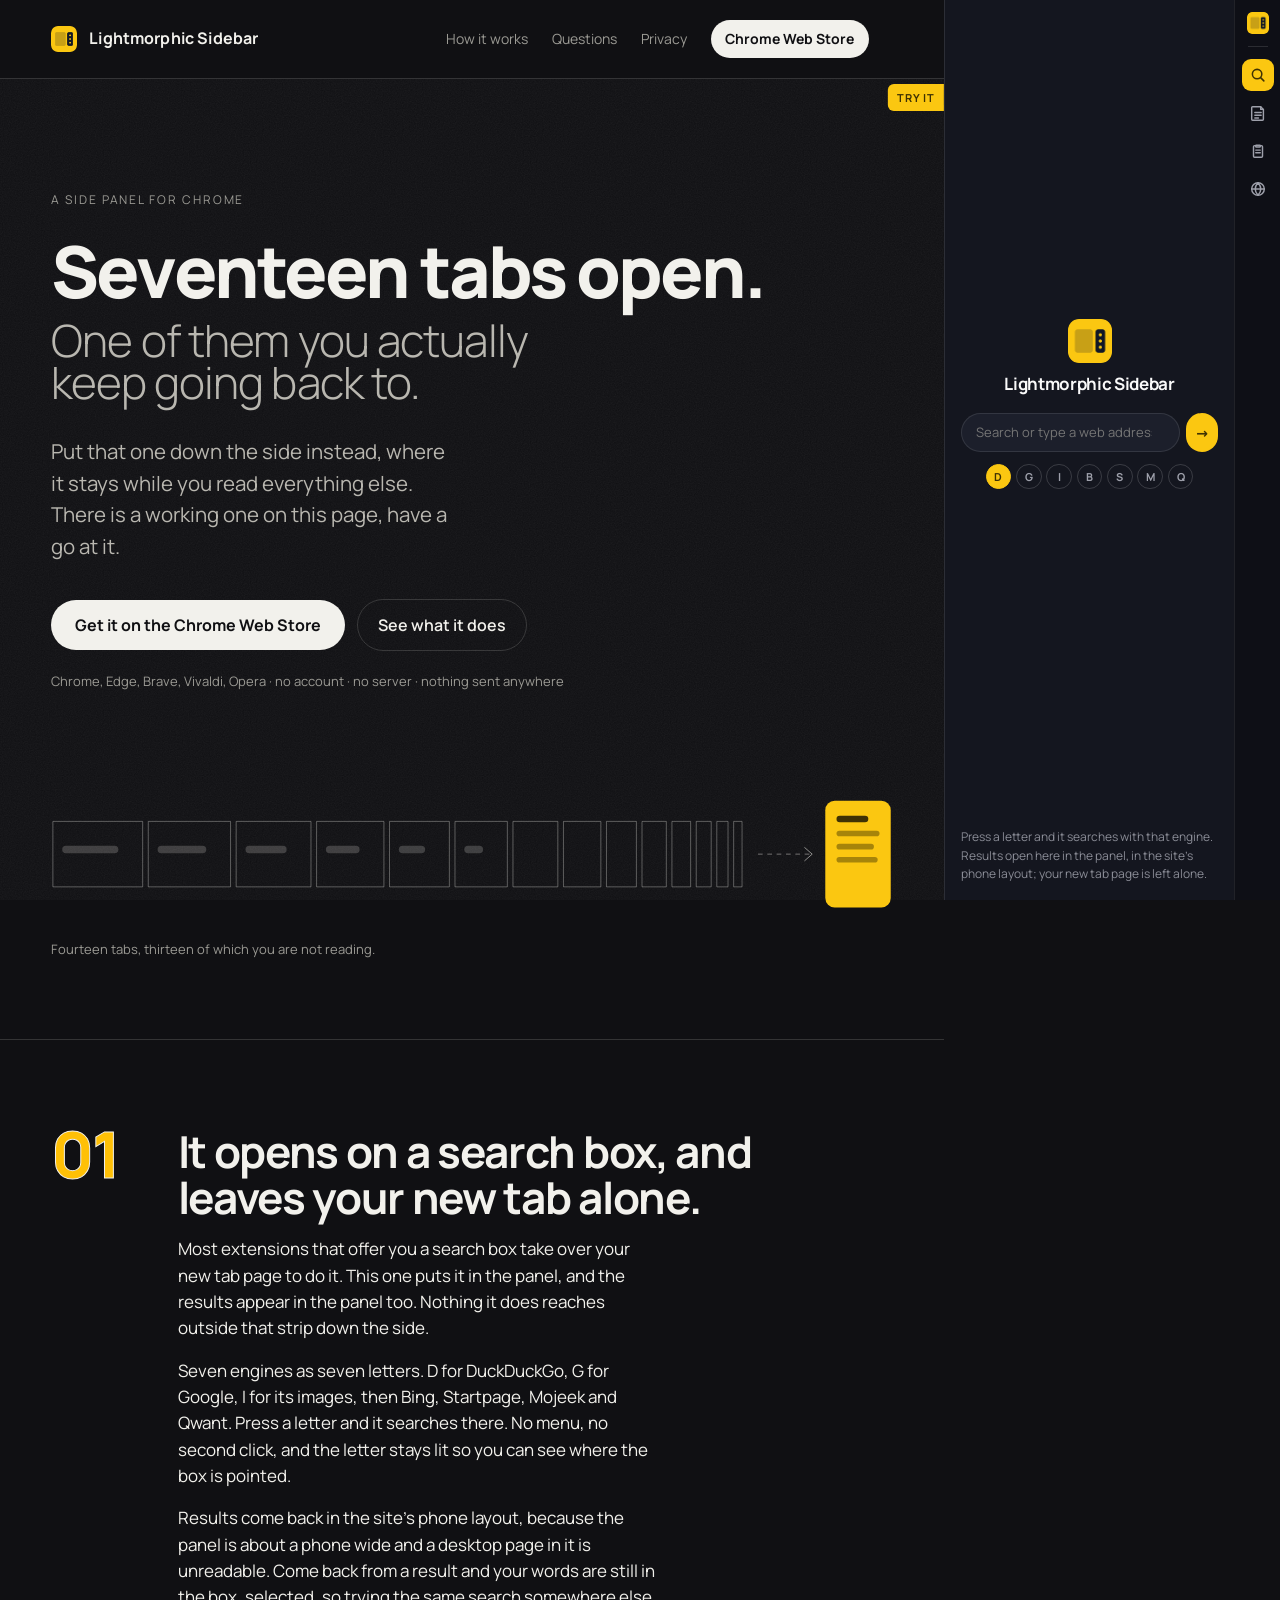
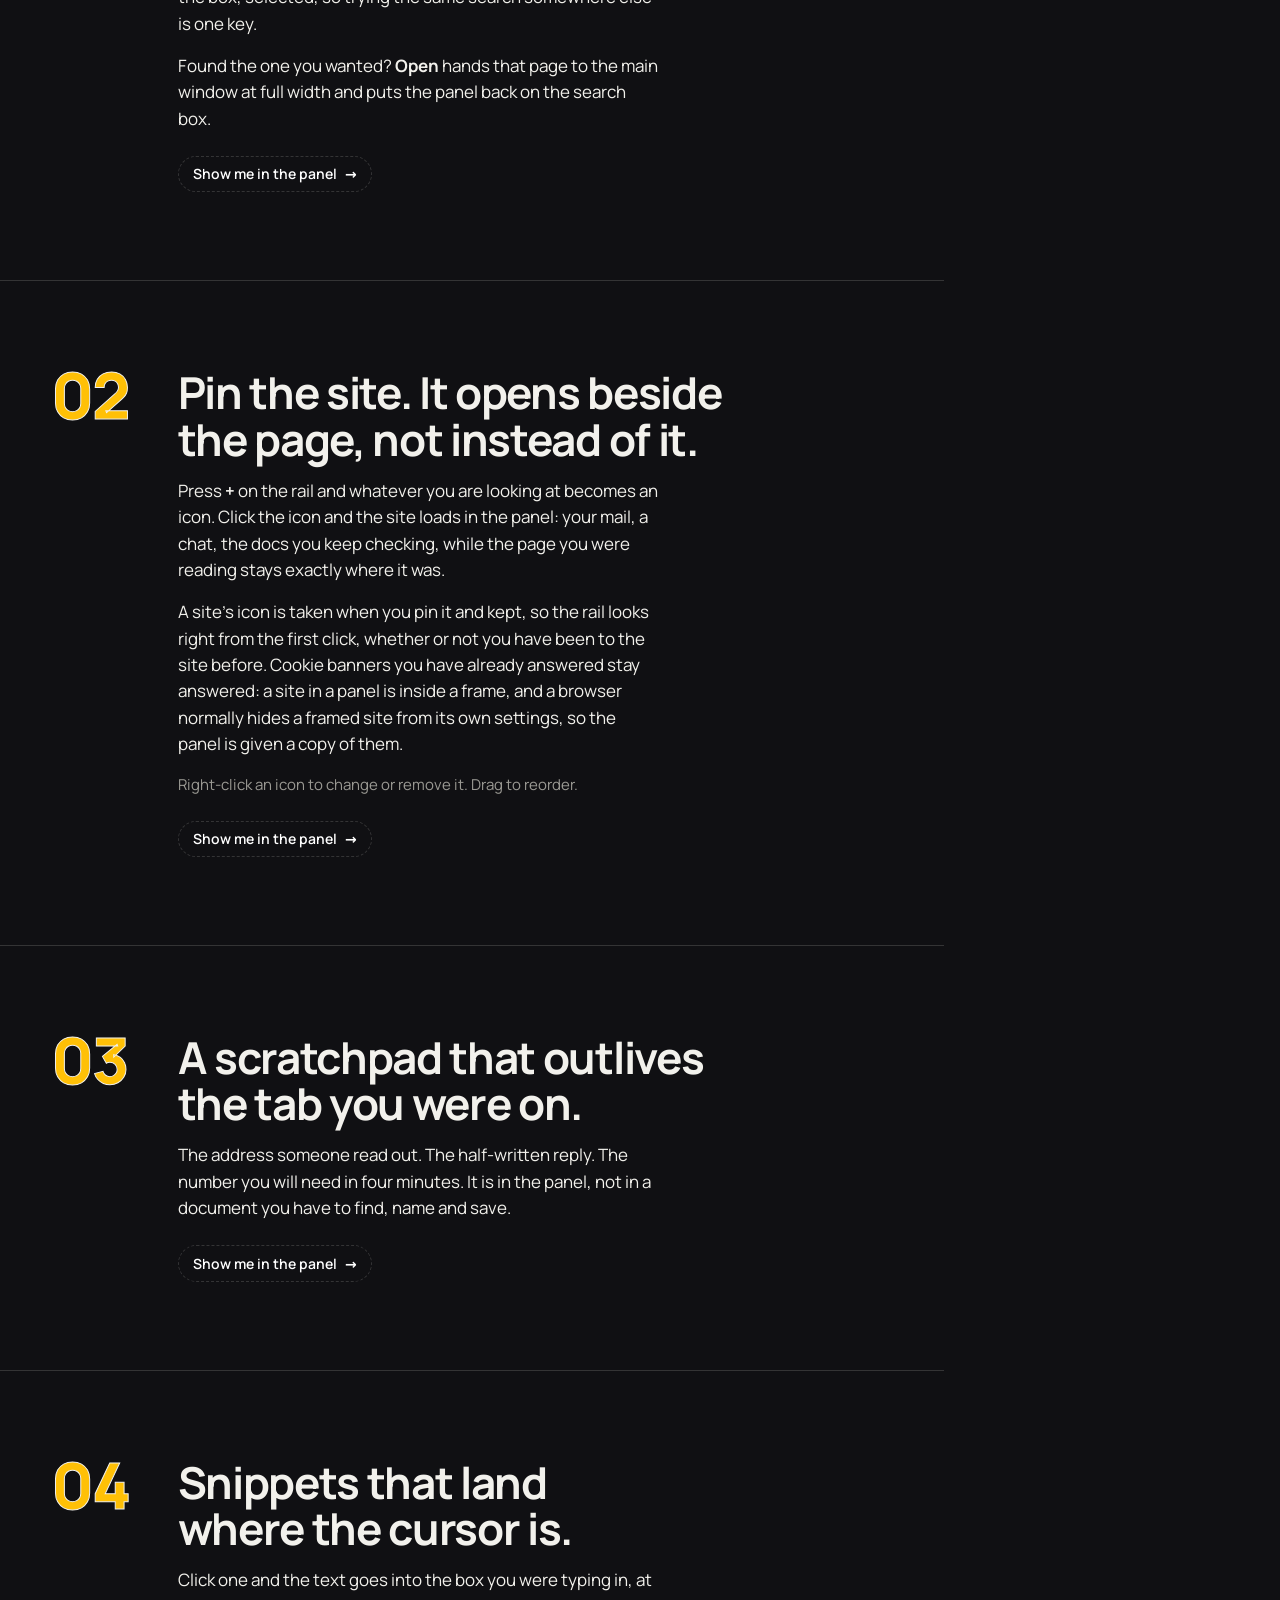
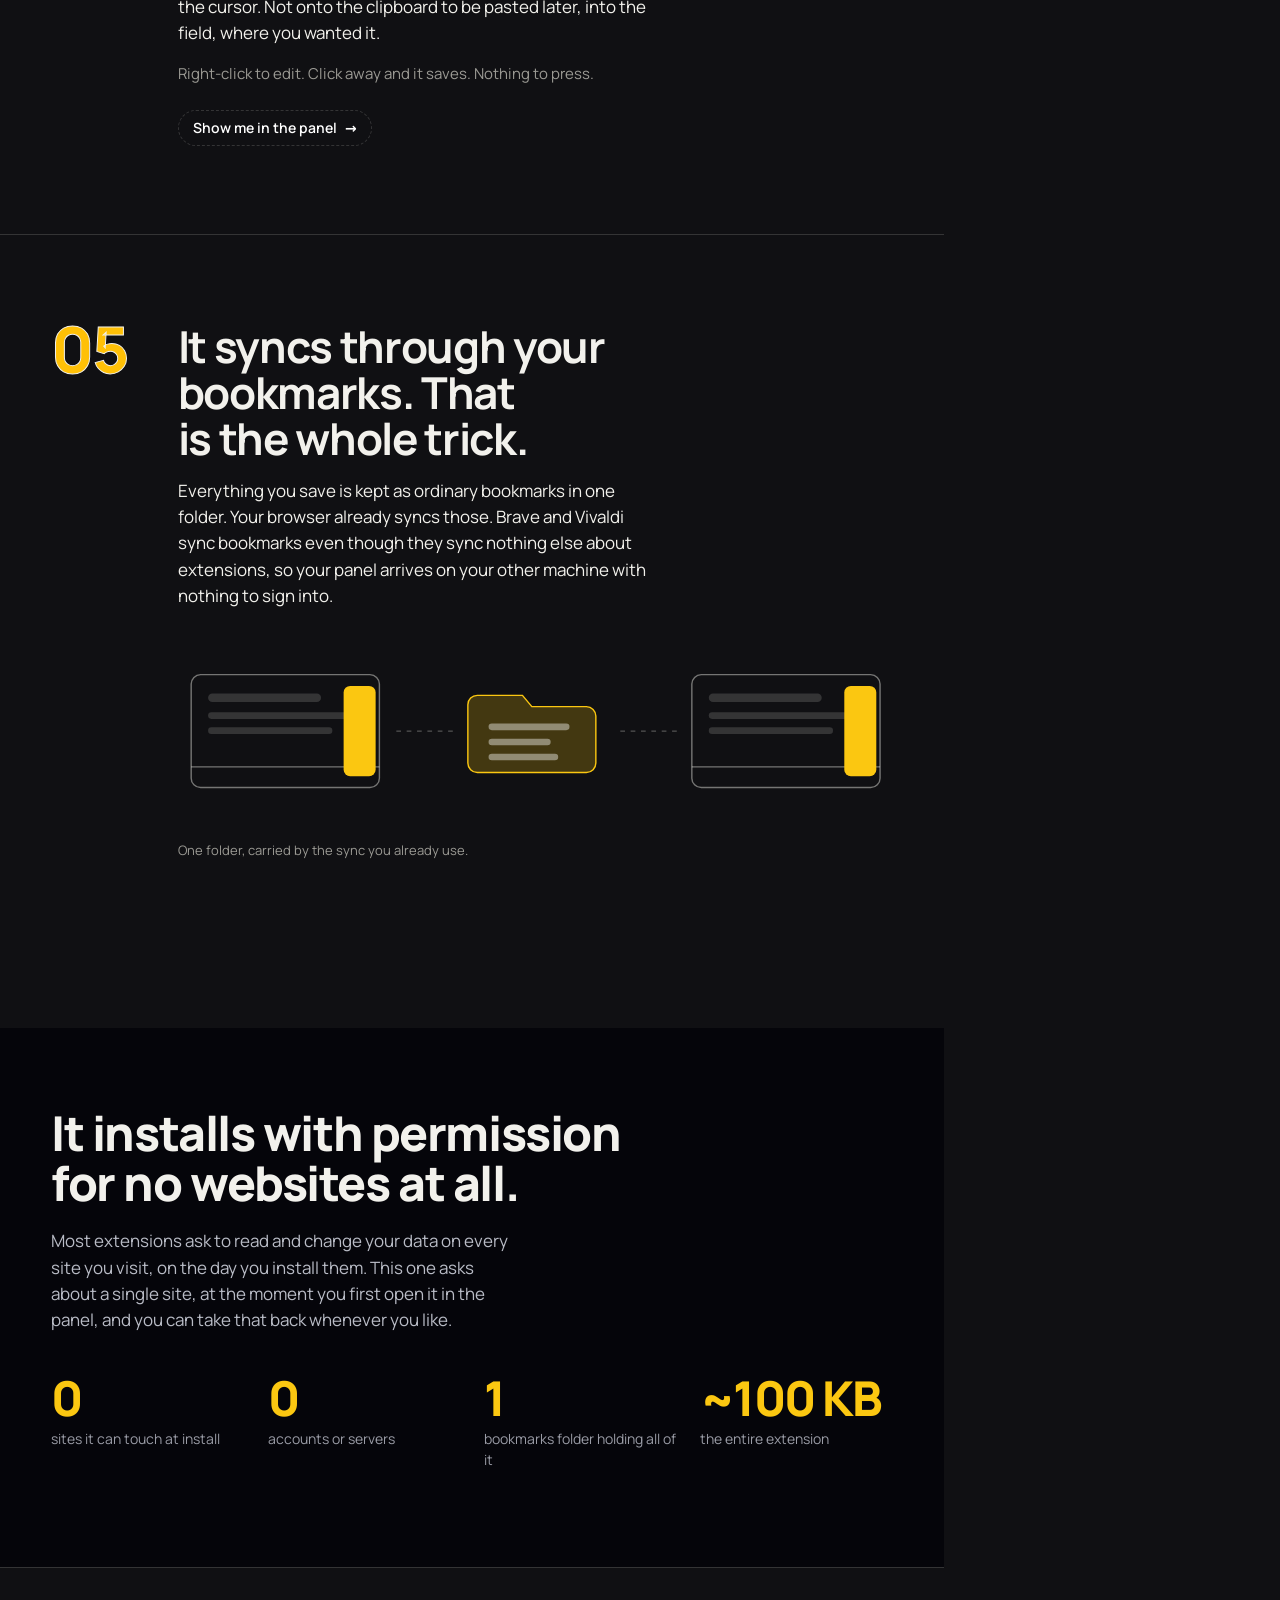
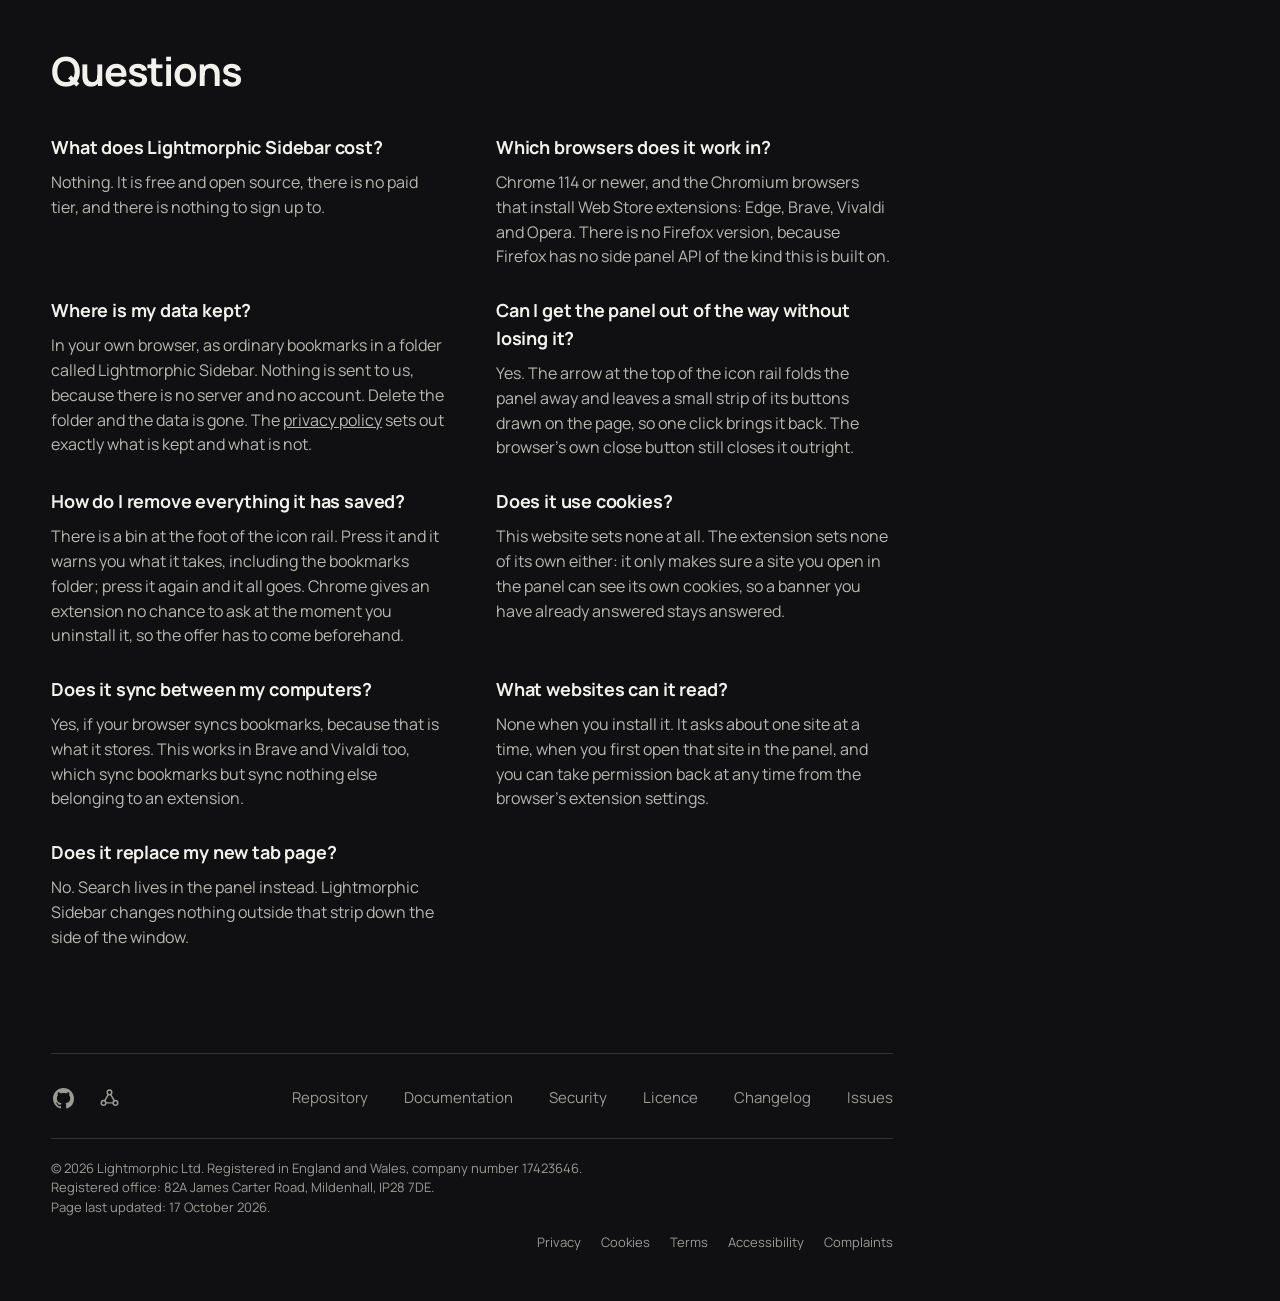
<file: site/index.html>
<!doctype html>
<html lang="en">
<head>
<meta charset="utf-8">
<meta name="viewport" content="width=device-width, initial-scale=1">
<title>Lightmorphic Sidebar: the tab that stays</title>
<meta name="description" content="A side panel for Chrome holding the site you always go back to, plus search, a scratchpad and snippets. Syncs through your bookmarks: no account, no server.">
<meta name="theme-color" content="#101013">
<link rel="canonical" href="https://sidebar.lightmorphic.com/">
<link rel="icon" href="/favicon.ico" sizes="48x48">
<link rel="icon" href="/favicon.svg" type="image/svg+xml">
<link rel="apple-touch-icon" href="/images/lightmorphic-sidebar-mark-180.png">
<meta property="og:title" content="Lightmorphic Sidebar: the tab that stays">
<meta property="og:description" content="Pin a site to the edge of your browser and read it beside everything else. No account. No server. Nothing sent anywhere.">
<meta property="og:image" content="https://sidebar.lightmorphic.com/images/lightmorphic-sidebar-mark.png">
<meta property="og:url" content="https://sidebar.lightmorphic.com/">
<meta property="og:type" content="website">
<meta name="twitter:card" content="summary_large_image">
<meta name="twitter:title" content="Lightmorphic Sidebar: the tab that stays">
<meta name="twitter:description" content="Pin a site to the edge of your browser and read it beside everything else. No account, no server.">
<meta name="twitter:image" content="https://sidebar.lightmorphic.com/images/lightmorphic-sidebar-share.png">
<style>
  @font-face {
    font-family: "Manrope";
    src: url("fonts/Manrope.woff2") format("woff2");
    font-weight: 200 800;
    font-display: swap;
  }

  :root {
    color-scheme: dark;
    --ink: #f2f1ec;
    --paper: #101013;
    --paper-2: #191920;
    --accent: #fbc711;
    --navy: #05050a;
    --rule: rgba(242, 241, 236, 0.16);
    --dim: #9b9a94;
    --quiet-ink: #b9b7b0;
    --numeral: #ffc006;
    --bg-contrast: #101013;
    --grain: 0.22;
    --panel-w: 336px;
    --gutter: clamp(1.25rem, 4vw, 4rem);
  }

  * { box-sizing: border-box; }

  html { scroll-behavior: smooth; }

  body {
    margin: 0;
    background: var(--paper);
    color: var(--ink);
    font-family: "Manrope", system-ui, -apple-system, sans-serif;
    line-height: 1.55;
    -webkit-font-smoothing: antialiased;
    overflow-x: hidden;
  }

  body::before {
    content: "";
    position: fixed;
    inset: 0;
    pointer-events: none;
    z-index: 1;
    opacity: var(--grain);
    background-image: url("data:image/svg+xml,%3Csvg xmlns='http://www.w3.org/2000/svg' width='140' height='140'%3E%3Cfilter id='n'%3E%3CfeTurbulence type='fractalNoise' baseFrequency='.85' numOctaves='3'/%3E%3CfeColorMatrix type='saturate' values='0'/%3E%3C/filter%3E%3Crect width='140' height='140' filter='url(%23n)' opacity='.32'/%3E%3C/svg%3E");
  }

  a { color: inherit; }

  .page { padding-right: var(--panel-w); position: relative; z-index: 2; }
  .col { padding-left: var(--gutter); padding-right: var(--gutter); max-width: 66rem; margin-inline: auto; }

  @media (min-width: 1440px) {
    html { font-size: clamp(16px, calc(0.75vw + 5.2px), 22px); }
    :root { --panel-w: 21rem; }
  }

  .skip {
    position: absolute;
    left: 0;
    top: 0;
    z-index: 60;
    transform: translateY(-200%);
    background: var(--ink);
    color: var(--bg-contrast);
    padding: 0.75rem 1rem;
    border-radius: 0 0 0.75rem 0;
    text-decoration: none;
    font-weight: 600;
  }
  .skip:focus { transform: translateY(0); }

  a, button, input, .demo-snip { touch-action: manipulation; }
  :root { -webkit-tap-highlight-color: rgba(251, 199, 17, 0.3); }

  .mast {
    display: flex;
    align-items: center;
    gap: 0.75rem;
    padding: 1.25rem max(var(--gutter), calc((100% - 66rem) / 2 + var(--gutter)));
    border-bottom: 1px solid var(--rule);
    position: sticky;
    top: 0;
    background: var(--paper);
    z-index: 30;
  }
  .mast img { border-radius: 7px; }
  .mast b { font-size: 1rem; letter-spacing: 0.01em; }
  .mast nav { margin-left: auto; display: flex; align-items: center; gap: 1.5rem; font-size: 0.875rem; }
  .mast nav a { color: var(--dim); text-decoration: none; }
  .mast nav a:hover { color: var(--ink); }
  .mast nav a.get { color: var(--bg-contrast); }
  .mast nav a.get:hover { color: #fff; }

  .get {
    background: var(--ink);
    color: var(--bg-contrast);
    text-decoration: none;
    font-weight: 700;
    font-size: 0.875rem;
    padding: 0.5rem 0.9rem;
    border-radius: 999px;
    white-space: nowrap;
  }
  .get:hover { background: var(--navy); color: #fff; }


  .hero { padding-block: clamp(3rem, 9vw, 7rem) clamp(2.5rem, 6vw, 4rem); }

  .kicker {
    font-size: 0.75rem;
    letter-spacing: 0.16em;
    text-transform: uppercase;
    color: var(--dim);
    margin: 0 0 1.75rem;
  }

  .hero h1 {
    font-size: clamp(2.35rem, 5.6vw, 4.75rem);
    line-height: 0.96;
    letter-spacing: -0.04em;
    font-weight: 800;
    margin: 0;
    text-wrap: balance;
  }

  .hero h1 .quietly {
    display: block;
    margin-top: 0.28em;
    font-weight: 300;
    font-size: 0.62em;
    letter-spacing: -0.02em;
    color: var(--quiet-ink);
  }

  .lede {
    font-size: clamp(1.0625rem, 1.6vw, 1.3125rem);
    max-width: 34ch;
    margin: 2rem 0 0;
    color: var(--quiet-ink);
  }

  .actions { display: flex; flex-wrap: wrap; gap: 0.75rem; margin-top: 2.25rem; align-items: center; }

  .cta-main {
    background: var(--ink);
    color: var(--bg-contrast);
    text-decoration: none;
    font-weight: 700;
    padding: 0.8rem 1.5rem;
    border-radius: 999px;
  }
  .cta-main:hover { background: var(--navy); color: #fff; }

  .cta-side {
    text-decoration: none;
    font-weight: 600;
    padding: 0.8rem 1.25rem;
    border-radius: 999px;
    border: 1px solid var(--rule);
  }
  .cta-side:hover { border-color: var(--ink); }

  .fine { font-size: 0.8125rem; color: var(--dim); margin-top: 1.25rem; }

  .collapse { padding-block: 1rem clamp(3rem, 7vw, 5rem); }
  .collapse svg { width: 100%; height: auto; display: block; }
  .caption { font-size: 0.8125rem; color: var(--dim); margin: 0.875rem 0 0; }

  .band { border-top: 1px solid var(--rule); }

  .chapter {
    display: grid;
    grid-template-columns: 5.5rem 1fr;
    gap: clamp(1rem, 3vw, 2.5rem);
    padding-block: clamp(3rem, 7vw, 5.5rem);
  }

  .num {
    font-size: clamp(2.5rem, 5vw, 4rem);
    font-weight: 800;
    letter-spacing: -0.04em;
    line-height: 0.8;
    color: var(--numeral);
    -webkit-text-stroke: 1px var(--ink);
  }

  .chapter h2 {
    text-wrap: balance;
    font-size: clamp(1.75rem, 3.6vw, 2.75rem);
    line-height: 1.05;
    letter-spacing: -0.03em;
    font-weight: 700;
    margin: 0 0 1rem;
    max-width: 20ch;
  }

  .chapter p { margin: 0 0 1rem; font-size: 1.0625rem; max-width: 48ch; }

  @media (min-width: 1500px) {
    .chapter > div:not(.num) {
      display: grid;
      grid-template-columns: minmax(0, 0.9fr) minmax(0, 1.1fr);
      column-gap: 4rem;
      align-items: start;
    }
    .chapter h2 { grid-column: 1; grid-row: 1 / span 6; max-width: 16ch; }
    .chapter > div:not(.num) > :not(h2) { grid-column: 2; }
    .chapter > div:not(.num) > figure { grid-column: 1 / -1; }
    .chapter > div:not(.num) > .try { justify-self: start; }
    .chapter p { max-width: 54ch; }
  }
  .chapter p.quiet { color: var(--dim); font-size: 0.9375rem; }

  .try {
    display: inline-flex;
    align-items: center;
    gap: 0.5rem;
    margin-top: 0.5rem;
    background: none;
    border: 1px dashed var(--rule);
    border-radius: 999px;
    padding: 0.4rem 0.9rem;
    font: inherit;
    font-size: 0.875rem;
    font-weight: 600;
    cursor: pointer;
  }
  .try:hover { border-color: var(--ink); border-style: solid; background: var(--accent); }
  .try::after { content: "→"; }

  figure { margin: 1.75rem 0 0; }
  figure svg { width: 100%; height: auto; display: block; }

  .legal {
    width: 100%;
    align-self: stretch;
    margin-top: 2rem;
    padding-top: 1.25rem;
    border-top: 1px solid var(--rule);
    display: flex;
    flex-wrap: wrap;
    align-items: flex-end;
    justify-content: space-between;
    gap: 1rem 2rem;
    font-size: 0.8125rem;
    line-height: 1.5;
    color: var(--dim);
  }
  .legal p { margin: 0; }
  .legal .line { display: block; }
  .legal a { color: inherit; text-decoration: none; }
  .legal a:hover { color: var(--ink); }

  .oss-bar {
    width: 100%;
    align-self: stretch;
    margin-top: 2rem;
    padding-top: 1.25rem;
    border-top: 1px solid var(--rule);
    color: var(--dim);
    font-size: 0.9375rem;
    display: flex;
    flex-wrap: wrap;
    align-items: center;
    justify-content: space-between;
    gap: 0.5rem 1rem;
    text-align: left;
  }
  .oss-bar .marks { display: flex; align-items: center; gap: 2px; margin-left: -10px; }
  .oss-bar .marks a {
    display: inline-flex; align-items: center; justify-content: center;
    width: 44px; height: 44px; border-radius: 8px;
    color: var(--dim); text-decoration: none;
  }
  .oss-bar .marks a:hover { color: var(--ink); background: var(--paper-2); }
  .oss-bar .marks svg { width: 21px; height: 21px; display: block; }
  .oss-bar nav {
    flex: 0 1 auto; max-width: 100%;
    display: flex; flex-wrap: wrap; justify-content: flex-end;
    margin-right: -6px;
  }
  .oss-bar nav a {
    display: inline-flex; align-items: center; justify-content: center;
    padding: 12px 6px; min-width: 44px; min-height: 44px;
    color: var(--dim); font-size: 0.9375rem; text-decoration: none;
  }
  .oss-bar nav a:hover { color: var(--ink); }
  .oss-bar + .legal { margin-top: 0; }
  @media (max-width: 700px) {
    .oss-bar nav { justify-content: flex-start; margin-left: -6px; margin-right: 0; }
  }
  .legal + .legal { margin-top: 0; }
  .legal nav {
    margin-left: auto;
    display: flex;
    flex-wrap: wrap;
    justify-content: flex-end;
    gap: 0.35rem 1.25rem;
  }
  @media (max-width: 34rem) {
    .legal nav { margin-left: 0; justify-content: flex-start; }
  }

  .invert {
    background: var(--navy);
    color: #f2f1ec;
    margin-top: clamp(3rem, 7vw, 5rem);
  }
  .invert .col { padding-block: clamp(3rem, 7vw, 5rem); }
  .invert h2 {
    text-wrap: balance;
    font-size: clamp(1.75rem, 4vw, 3rem);
    letter-spacing: -0.03em;
    line-height: 1.05;
    margin: 0 0 1.25rem;
    max-width: 18ch;
    font-weight: 800;
  }
  .invert p { color: #b9bcc6; max-width: 46ch; font-size: 1.0625rem; }

  .tally { display: grid; grid-template-columns: repeat(auto-fit, minmax(9rem, 1fr)); gap: 1.5rem; margin-top: 2.5rem; }
  .tally dt { display: block; font-size: clamp(2rem, 4vw, 3rem); letter-spacing: -0.04em; color: var(--accent); line-height: 1; font-weight: 800; }
  .tally dd { font-size: 0.875rem; color: #9a9ca6; display: block; margin: 0.375rem 0 0; }

  .faq { border-top: 1px solid var(--rule); }
  .faq .faq-title {
    font-size: clamp(1.75rem, 4vw, 2.5rem);
    letter-spacing: -0.03em;
    margin: 0 0 2rem;
    padding-top: clamp(3rem, 6vw, 4.5rem);
  }
  .faq-list {
    margin: 0 0 clamp(3rem, 6vw, 4.5rem);
    display: grid;
    gap: 1.75rem 3rem;
    grid-template-columns: repeat(auto-fit, minmax(min(22rem, 100%), 1fr));
    align-items: start;
  }
  .faq-list dt {
    font-size: 1.125rem;
    font-weight: 700;
    letter-spacing: -0.01em;
    margin-top: 0;
  }
  .faq-list dd { margin: 0.5rem 0 0; color: var(--quiet-ink); }

  footer { font-size: 0.875rem; color: var(--dim); }
  .who { width: 100%; margin-bottom: 1.25rem; }
  .who p { margin: 0 0 0.25rem; }
  .who a { color: inherit; }
  .who a:hover { color: var(--ink); }

  footer .col { padding-block: 2rem 3rem; display: flex; flex-wrap: wrap; gap: 1rem 1.5rem; align-items: center; }
  footer .col > .oss-bar:first-child { margin-top: 0; }
  footer nav { margin-left: auto; display: flex; gap: 1.5rem; flex-wrap: wrap; }
  footer a { text-decoration: none; }
  footer a:hover { color: var(--ink); }

  .demo-panel {
    position: fixed;
    top: 0;
    right: 0;
    bottom: 0;
    width: var(--panel-w);
    display: flex;
    background: #14161f;
    color: #fafafa;
    border-left: 1px solid rgba(255,255,255,.1);
    z-index: 25;
    font-size: 0.875rem;
  }

  .demo-body { flex: 1; min-width: 0; padding: 1rem; overflow-y: auto; }
  .demo-rail {
    width: 46px;
    flex: 0 0 46px;
    border-left: 1px solid rgba(255,255,255,.08);
    background: #0e0f16;
    display: flex;
    flex-direction: column;
    align-items: center;
    gap: 0.375rem;
    padding: 0.75rem 0;
  }
  .demo-rail button {
    width: 32px;
    height: 32px;
    display: grid;
    place-items: center;
    background: none;
    border: 0;
    border-radius: 9px;
    color: #9ea0ab;
    cursor: pointer;
  }
  .demo-rail button:hover { background: rgba(255,255,255,.07); color: #fff; }
  .demo-rail button[aria-selected="true"] { background: var(--accent); color: #3f3204; }
  .demo-rail svg { width: 18px; height: 18px; }
  .demo-rail img { width: 22px; height: 22px; border-radius: 5px; }
  .demo-rail hr { width: 20px; border: 0; border-top: 1px solid rgba(255,255,255,.12); margin: 0.375rem 0; }
  .demo-spacer { flex: 1; }

  .demo-view { display: none; }
  .demo-view.on { display: block; }

  .demo-note {
    white-space: pre-wrap;
    font-size: 0.8125rem;
    line-height: 1.6;
    color: #d7d8de;
    margin: 0;
  }

  .demo-snip {
    display: block;
    width: 100%;
    text-align: left;
    font: inherit;
    color: inherit;
    background: #1c1f2b;
    border: 1px solid rgba(255,255,255,.08);
    border-radius: 12px;
    padding: 0.55rem 0.7rem;
    margin-bottom: 0.5rem;
    font-size: 0.8125rem;
    line-height: 1.45;
    cursor: pointer;
  }

  .demo-snip span {
    display: -webkit-box;
    -webkit-line-clamp: 2;
    -webkit-box-orient: vertical;
    overflow: hidden;
    white-space: pre-wrap;
  }

  .demo-add {
    margin: 0 0 0.5rem;
    padding: 0.55rem 0.7rem;
    font-size: 0.8125rem;
    color: #9a9ca6;
    border: 1px dashed rgba(255,255,255,.16);
    border-radius: 12px;
  }

  .demo-hint-top { margin: 0 0 0.75rem; }
  .demo-snip:hover { border-color: var(--accent); }
  .demo-snip.copied { border-color: var(--accent); color: var(--accent); }

  .demo-search { display: flex; gap: 0.4rem; }
  .demo-search input {
    flex: 1;
    min-width: 0;
    font: inherit;
    font-size: 0.8125rem;
    color: #d7d8de;
    background: #1c1f2b;
    border: 1px solid rgba(255,255,255,.1);
    border-radius: 999px;
    padding: 0.5rem 0.85rem;
  }
  .demo-go {
    display: grid;
    place-items: center;
    width: 2rem;
    border-radius: 999px;
    background: var(--accent);
    color: #3f3204;
    font-weight: 700;
  }

  .demo-stage { display: flex; flex-direction: column; align-items: center; padding: 1.5rem 0 0.5rem; }
  .demo-stage-centred { flex: 1; justify-content: center; padding-bottom: 3rem; }
  .demo-view[data-view="search"].on { display: flex; flex-direction: column; height: 100%; }
  .demo-stage img { border-radius: 11px; }
  .demo-stage b { margin: 0.5rem 0 1rem; font-size: 1.0625rem; letter-spacing: -0.02em; }
  .demo-stage .demo-search { width: 100%; }
  .demo-letters { display: flex; align-items: center; gap: 0.3rem; margin-top: 0.75rem; }
  .demo-letters span {
    width: 1.6rem;
    height: 1.6rem;
    display: grid;
    place-items: center;
    font-size: 0.6875rem;
    font-weight: 700;
    border-radius: 50%;
    border: 1px solid rgba(255,255,255,.16);
    color: #9ea0ab;
  }
  .demo-letters span.on { background: var(--accent); border-color: var(--accent); color: #3f3204; }

  .demo-h { font-size: 0.75rem; letter-spacing: 0.12em; text-transform: uppercase; color: #8a8c96; margin: 0 0 0.75rem; }
  .demo-site { border: 1px solid rgba(255,255,255,.1); border-radius: 12px; overflow: hidden; }
  .demo-site img { width: 100%; height: auto; display: block; aspect-ratio: 356 / 788; object-fit: cover; object-position: top; }
  .demo-hint { font-size: 0.75rem; color: #8a8c96; margin: 0.75rem 0 0; }

  .demo-flag {
    position: absolute;
    top: 5.25rem;
    left: -1px;
    transform: translateX(-100%);
    background: var(--accent);
    color: #3f3204;
    font-size: 0.6875rem;
    font-weight: 700;
    letter-spacing: 0.06em;
    text-transform: uppercase;
    padding: 0.3rem 0.6rem;
    border-radius: 6px 0 0 6px;
  }

  @media (max-width: 1080px) {
    .page { padding-right: 0; }
    .demo-panel {
      position: relative;
      width: auto;
      max-width: 26rem;
      margin: 0 var(--gutter) clamp(3rem, 7vw, 4rem);
      border: 1px solid rgba(255,255,255,.12);
      border-radius: 16px;
      height: 30rem;
      overflow: hidden;
    }
    .demo-flag { transform: none; left: auto; right: 0.75rem; border-radius: 6px; }
  }

  @media (max-width: 720px) {
    .mast nav a:not(.get) { display: none; }
    .mast nav { gap: 0.75rem; }
    .chapter { grid-template-columns: 1fr; gap: 0.5rem; }
    .num { font-size: 2.25rem; }
    .demo-panel { margin-left: var(--gutter); margin-right: var(--gutter); max-width: none; }
  }

  @media (max-width: 480px) {
    .mast b { display: none; }
    .mast nav { gap: 0.5rem; }
  }

  @media (max-width: 420px) {
    .hero h1 { font-size: 2.35rem; }
  }

  @media (prefers-reduced-motion: reduce) {
    html { scroll-behavior: auto; }
    * { transition: none !important; animation: none !important; }
  }

  :where(a, button):focus-visible { outline: 2px solid var(--ink); outline-offset: 3px; }
</style>

<script type="application/ld+json">
{
  "@context": "https://schema.org",
  "@type": "SoftwareApplication",
  "name": "Lightmorphic Sidebar",
  "url": "https://sidebar.lightmorphic.com/",
  "description": "A side panel for Chrome holding pinned websites, search, a scratchpad and snippets. Everything is stored as bookmarks, so it syncs with no account and no server.",
  "applicationCategory": "BrowserApplication",
  "operatingSystem": "Chrome 114 or newer, Edge, Brave, Vivaldi, Opera",
  "browserRequirements": "Requires Chrome 114 or newer",
  "isAccessibleForFree": true,
  "offers": {
    "@type": "Offer",
    "price": "0",
    "priceCurrency": "GBP"
  },
  "softwareVersion": "1.0.1",
  "image": "https://sidebar.lightmorphic.com/images/lightmorphic-sidebar-mark.png",
  "featureList": [
    "Pin any website to a side panel and read it beside the page you are on",
    "Search from the panel with seven engines",
    "A scratchpad kept in the panel",
    "Snippets that paste into the box you are typing in",
    "Stored as bookmarks, so it syncs without an account"
  ],
  "publisher": {
    "@type": "Organization",
    "name": "Lightmorphic",
    "legalName": "Lightmorphic Ltd",
    "url": "https://lightmorphic.com",
    "logo": "https://sidebar.lightmorphic.com/images/lightmorphic-sidebar-mark.png",
    "identifier": "17423646",
    "address": {
      "@type": "PostalAddress",
      "streetAddress": "82A James Carter Road",
      "addressLocality": "Mildenhall",
      "postalCode": "IP28 7DE",
      "addressCountry": "GB"
    },
    "contactPoint": {
      "@type": "ContactPoint",
      "contactType": "customer support",
      "availableLanguage": "English"
    },
    "sameAs": [
      "https://find-and-update.company-information.service.gov.uk/company/17423646"
    ]
  },
  "dateModified": "2026-10-17"
}
</script>
<script type="application/ld+json">
{
  "@context": "https://schema.org",
  "@type": "WebSite",
  "name": "Lightmorphic Sidebar",
  "url": "https://sidebar.lightmorphic.com/",
  "inLanguage": "en-GB",
  "publisher": {
    "@type": "Organization",
    "name": "Lightmorphic",
    "legalName": "Lightmorphic Ltd",
    "url": "https://lightmorphic.com",
    "logo": "https://sidebar.lightmorphic.com/images/lightmorphic-sidebar-mark.png",
    "identifier": "17423646",
    "address": {
      "@type": "PostalAddress",
      "streetAddress": "82A James Carter Road",
      "addressLocality": "Mildenhall",
      "postalCode": "IP28 7DE",
      "addressCountry": "GB"
    },
    "contactPoint": {
      "@type": "ContactPoint",
      "contactType": "customer support",
      "availableLanguage": "English"
    },
    "sameAs": [
      "https://find-and-update.company-information.service.gov.uk/company/17423646"
    ]
  },
  "dateModified": "2026-10-17"
}
</script>
<script type="application/ld+json">
{
  "@context": "https://schema.org",
  "@type": "FAQPage",
  "mainEntity": [
    {
      "@type": "Question",
      "name": "What does Lightmorphic Sidebar cost?",
      "acceptedAnswer": {
        "@type": "Answer",
        "text": "Nothing. It is free and open source, there is no paid tier, and there is nothing to sign up to."
      }
    },
    {
      "@type": "Question",
      "name": "Which browsers does it work in?",
      "acceptedAnswer": {
        "@type": "Answer",
        "text": "Chrome 114 or newer, and the Chromium browsers that install Web Store extensions: Edge, Brave, Vivaldi and Opera. There is no Firefox version, because Firefox has no side panel API of the kind this is built on."
      }
    },
    {
      "@type": "Question",
      "name": "Where is my data kept?",
      "acceptedAnswer": {
        "@type": "Answer",
        "text": "In your own browser, as ordinary bookmarks in a folder called Lightmorphic Sidebar. Nothing is sent to us, because there is no server and no account. Delete the folder and the data is gone."
      }
    },
    {
      "@type": "Question",
      "name": "Can I get the panel out of the way without losing it?",
      "acceptedAnswer": {
        "@type": "Answer",
        "text": "Yes. The arrow at the top of the icon rail folds the panel away and leaves a small strip of its buttons drawn on the page, so one click brings it back. The browser's own close button still closes it outright."
      }
    },
    {
      "@type": "Question",
      "name": "How do I remove everything it has saved?",
      "acceptedAnswer": {
        "@type": "Answer",
        "text": "There is a bin at the foot of the icon rail. Press it and it warns you what it takes, including the bookmarks folder; press it again and it all goes. Chrome gives an extension no chance to ask at the moment you uninstall it, so the offer has to come beforehand."
      }
    },
    {
      "@type": "Question",
      "name": "Does it use cookies?",
      "acceptedAnswer": {
        "@type": "Answer",
        "text": "This website sets none at all. The extension sets none of its own either: it only makes sure a site you open in the panel can see its own cookies, so a banner you have already answered stays answered."
      }
    },
    {
      "@type": "Question",
      "name": "Does it sync between my computers?",
      "acceptedAnswer": {
        "@type": "Answer",
        "text": "Yes, if your browser syncs bookmarks, because that is what it stores. This works in Brave and Vivaldi too, which sync bookmarks but sync nothing else belonging to an extension."
      }
    },
    {
      "@type": "Question",
      "name": "What websites can it read?",
      "acceptedAnswer": {
        "@type": "Answer",
        "text": "None when you install it. It asks about one site at a time, when you first open that site in the panel, and you can take permission back at any time from the browser's extension settings."
      }
    },
    {
      "@type": "Question",
      "name": "Does it replace my new tab page?",
      "acceptedAnswer": {
        "@type": "Answer",
        "text": "No. Search lives in the panel instead. Lightmorphic Sidebar changes nothing outside that strip down the side of the window."
      }
    }
  ]
}
</script>
</head>
<body>

<div class="page">
  <a class="skip" href="#how">Skip to what it does</a>
  <header class="mast">
    <img src="images/lightmorphic-sidebar-mark.png" alt="" width="26" height="26">
    <b translate="no">Lightmorphic Sidebar</b>
    <nav>
      <a href="#how">How it works</a>
      <a href="#questions">Questions</a>
      <a href="#private">Privacy</a>
      <a class="get" href="https://chromewebstore.google.com/detail/lightmorphic-sidebar/bgppfeckflfdoibaelfolpgcdoifoili" rel="noopener">Chrome Web Store</a>
      <div id="all-apps"></div>
    </nav>
  </header>

  <main>
    <section class="col hero">
      <p class="kicker">A side panel for Chrome</p>
      <h1>Seventeen tabs open.<span class="quietly">One of them you actually keep going back to.</span></h1>
      <p class="lede">Put that one down the side instead, where it stays while you
        read everything else. There is a working one on this page, have a go at
        it.</p>
      <div class="actions">
        <a class="cta-main" href="https://chromewebstore.google.com/detail/lightmorphic-sidebar/bgppfeckflfdoibaelfolpgcdoifoili" rel="noopener">Get it on the Chrome Web Store</a>
        <a class="cta-side" href="#how">See what it does</a>
      </div>
      <p class="fine">Chrome, Edge, Brave, Vivaldi, Opera · no account · no server · nothing sent anywhere</p>
    </section>

<aside class="demo-panel" aria-label="A working example of the Lightmorphic Sidebar panel">
  <span class="demo-flag">Try it</span>
  <div class="demo-body">
    <div class="demo-view on" data-view="search">
      <div class="demo-stage demo-stage-centred">
        <img src="images/lightmorphic-sidebar-mark.png" alt="" width="44" height="44">
        <b translate="no">Lightmorphic Sidebar</b>
        <div class="demo-search">
          <input type="search" placeholder="Search or type a web address" aria-label="Example search box">
          <span class="demo-go">→</span>
        </div>
        <div class="demo-letters"><span class="on">D</span><span>G</span><span>I</span><span>B</span><span>S</span><span>M</span><span>Q</span></div>
      </div>
      <p class="demo-hint">Press a letter and it searches with that engine. Results open here in the panel, in the site's phone layout; your new tab page is left alone.</p>
    </div>

    <div class="demo-view" data-view="scratchpad">
      <p class="demo-h">Scratchpad</p>
      <p class="demo-note">Wednesday

  ring the framer back, 3pm
  invoice 214 still unpaid
  book the ferry before the price goes up

John Smith's new address
  14 Bell Lane, Norwich NR2 1AB</p>
    </div>

    <div class="demo-view" data-view="snippets">
      <p class="demo-add">Add a snippet, type it here, then click away</p>
      <p class="demo-hint demo-hint-top">Click one to drop it into whatever box you were typing in. Right-click to edit.</p>
      <button type="button" class="demo-snip"><span>07700 900123</span></button>
      <button type="button" class="demo-snip"><span>1 Example Street, London SW1A 1AA</span></button>
      <button type="button" class="demo-snip"><span>Best wishes,
John</span></button>
      <button type="button" class="demo-snip"><span>Thanks for getting in touch. I will come back to you properly in the next day or two, once I have had a proper look.</span></button>
    </div>

    <div class="demo-view" data-view="pinned">
      <p class="demo-hint demo-hint-top">This is a site open in the panel: this one, in fact.</p>
      <div class="demo-site"><img src="images/lightmorphic-sidebar-in-panel.webp" alt="The Lightmorphic Sidebar website open inside the panel" width="356" height="788" loading="lazy"></div>
    </div>
  </div>

  <nav class="demo-rail">
    <img src="images/lightmorphic-sidebar-mark.png" alt="" width="22" height="22">
    <hr>
    <button data-view="search" aria-selected="true" title="Search" aria-label="Search">
      <svg aria-hidden="true" viewBox="0 0 20 20" fill="none" stroke="currentColor" stroke-width="1.7" stroke-linecap="round"><circle cx="9" cy="9" r="5.25"/><path d="M12.9 12.9L16.5 16.5"/></svg>
    </button>
    <button data-view="scratchpad" aria-selected="false" title="Scratchpad" aria-label="Scratchpad">
      <svg aria-hidden="true" viewBox="0 0 20 20" fill="none" stroke="currentColor" stroke-width="1.6" stroke-linecap="round" stroke-linejoin="round"><path d="M4 3h9l3 3v11a1 1 0 0 1-1 1H4a1 1 0 0 1-1-1V4a1 1 0 0 1 1-1z"/><path d="M13 3v3h3"/><path d="M6.5 9.5h7M6.5 12.5h7M6.5 15.5h4"/></svg>
    </button>
    <button data-view="snippets" aria-selected="false" title="Snippets" aria-label="Snippets">
      <svg aria-hidden="true" viewBox="0 0 20 20" fill="none" stroke="currentColor" stroke-width="1.6" stroke-linecap="round" stroke-linejoin="round"><rect x="5" y="4" width="10" height="13" rx="1.2"/><path d="M8 3.5h4a.5.5 0 0 1 .5.5v1a.5.5 0 0 1-.5.5H8a.5.5 0 0 1-.5-.5V4a.5.5 0 0 1 .5-.5z"/><path d="M7.5 9h5M7.5 12h5"/></svg>
    </button>
    <button data-view="pinned" aria-selected="false" title="A pinned site" aria-label="A pinned site">
      <svg aria-hidden="true" viewBox="0 0 20 20" fill="none" stroke="currentColor" stroke-width="1.6" stroke-linecap="round" stroke-linejoin="round"><circle cx="10" cy="10" r="7"/><path d="M3 10h14M10 3c4 4.5 4 9.5 0 14C6 12.5 6 7.5 10 3z"/></svg>
    </button>
    <div class="demo-spacer"></div>
  </nav>
</aside>

    <section class="col collapse" aria-hidden="true">
      <svg viewBox="0 0 900 150" role="img">
        <title>A row of crowded tabs collapsing into a single panel</title>
        <g fill="none" stroke="currentColor" stroke-opacity=".35">
          <path d="M2 40h96v70H2z"/><path d="M104 40h88v70h-88z"/><path d="M198 40h80v70h-80z"/>
          <path d="M284 40h72v70h-72z"/><path d="M362 40h64v70h-64z"/><path d="M432 40h56v70h-56z"/>
          <path d="M494 40h48v70h-48z"/><path d="M548 40h40v70h-40z"/><path d="M594 40h32v70h-32z"/>
          <path d="M632 40h26v70h-26z"/><path d="M664 40h20v70h-20z"/><path d="M690 40h16v70h-16z"/>
          <path d="M712 40h12v70h-12z"/><path d="M730 40h9v70h-9z"/>
        </g>
        <g fill="currentColor" fill-opacity=".2">
          <rect x="12" y="66" width="60" height="8" rx="4"/>
          <rect x="114" y="66" width="52" height="8" rx="4"/>
          <rect x="208" y="66" width="44" height="8" rx="4"/>
          <rect x="294" y="66" width="36" height="8" rx="4"/>
          <rect x="372" y="66" width="28" height="8" rx="4"/>
          <rect x="442" y="66" width="20" height="8" rx="4"/>
        </g>
        <path d="M756 75h58" stroke="currentColor" stroke-opacity=".45" stroke-dasharray="5 5"/>
        <path d="M806 68l8 7-8 7" fill="none" stroke="currentColor" stroke-opacity=".6" stroke-linecap="round" stroke-linejoin="round"/>
        <rect x="828" y="18" width="70" height="114" rx="10" fill="var(--accent)"/>
        <rect x="840" y="34" width="34" height="7" rx="3.5" fill="#3f3204"/>
        <rect x="840" y="50" width="46" height="6" rx="3" fill="#3f3204" opacity=".45"/>
        <rect x="840" y="64" width="40" height="6" rx="3" fill="#3f3204" opacity=".45"/>
        <rect x="840" y="78" width="44" height="6" rx="3" fill="#3f3204" opacity=".45"/>
      </svg>
      <p class="caption">Fourteen tabs, thirteen of which you are not reading.</p>
    </section>

    <div class="band" id="how">
      <section class="col chapter">
        <div class="num">01</div>
        <div>
          <h2>It opens on a search box, and leaves your new tab alone.</h2>
          <p>Most extensions that offer you a search box take over your new tab
            page to do it. This one puts it in the panel, and the results appear
            in the panel too. Nothing it does reaches outside that strip down
            the side.</p>
          <p>Seven engines as seven letters. D for DuckDuckGo, G for Google,
            I for its images, then Bing, Startpage, Mojeek and Qwant. Press a
            letter and it searches there. No menu, no second click, and the
            letter stays lit so you can see where the box is pointed.</p>
          <p>Results come back in the site's phone layout, because the panel is
            about a phone wide and a desktop page in it is unreadable. Come back
            from a result and your words are still in the box, selected, so
            trying the same search somewhere else is one key.</p>
          <p>Found the one you wanted? <b>Open</b> hands that page to the main
            window at full width and puts the panel back on the search box.</p>
          <button class="try" data-show="search">Show me in the panel</button>
        </div>
      </section>
    </div>

    <div class="band">
      <section class="col chapter">
        <div class="num">02</div>
        <div>
          <h2>Pin the site. It opens beside the page, not instead of it.</h2>
          <p>Press <b>+</b> on the rail and whatever you are looking at becomes an
            icon. Click the icon and the site loads in the panel: your mail, a
            chat, the docs you keep checking, while the page you were reading
            stays exactly where it was.</p>
          <p>A site's icon is taken when you pin it and kept, so the rail looks
            right from the first click, whether or not you have been to the site
            before. Cookie banners you have already answered stay answered:
            a site in a panel is inside a frame, and a browser normally hides a
            framed site from its own settings, so the panel is given a copy of
            them.</p>
          <p class="quiet">Right-click an icon to change or remove it. Drag to reorder.</p>
          <button class="try" data-show="pinned">Show me in the panel</button>
        </div>
      </section>
    </div>

    <div class="band">
      <section class="col chapter">
        <div class="num">03</div>
        <div>
          <h2>A scratchpad that outlives the tab you were on.</h2>
          <p>The address someone read out. The half-written reply. The number you
            will need in four minutes. It is in the panel, not in a document you
            have to find, name and save.</p>
          <button class="try" data-show="scratchpad">Show me in the panel</button>
        </div>
      </section>
    </div>

    <div class="band">
      <section class="col chapter">
        <div class="num">04</div>
        <div>
          <h2>Snippets that land where the cursor is.</h2>
          <p>Click one and the text goes into the box you were typing in, at the
            cursor. Not onto the clipboard to be pasted later, into the field,
            where you wanted it.</p>
          <p class="quiet">Right-click to edit. Click away and it saves. Nothing to press.</p>
          <button class="try" data-show="snippets">Show me in the panel</button>
        </div>
      </section>
    </div>

    <div class="band" id="private">
      <section class="col chapter">
        <div class="num">05</div>
        <div>
          <h2>It syncs through your bookmarks. That is the whole trick.</h2>
          <p>Everything you save is kept as ordinary bookmarks in one folder. Your
            browser already syncs those. Brave and Vivaldi sync bookmarks even
            though they sync nothing else about extensions, so your panel arrives
            on your other machine with nothing to sign into.</p>
          <figure>
            <svg viewBox="0 0 760 200" role="img">
              <title>Two computers with one bookmarks folder passing between them</title>
              <g fill="none" stroke="currentColor" stroke-opacity=".45" stroke-width="1.5">
                <rect x="14" y="40" width="200" height="120" rx="10"/>
                <path d="M14 138h200"/>
                <rect x="546" y="40" width="200" height="120" rx="10"/>
                <path d="M546 138h200"/>
              </g>
              <g fill="currentColor" fill-opacity=".16">
                <rect x="32" y="60" width="120" height="9" rx="4.5"/>
                <rect x="32" y="80" width="150" height="7" rx="3.5"/>
                <rect x="32" y="96" width="132" height="7" rx="3.5"/>
                <rect x="564" y="60" width="120" height="9" rx="4.5"/>
                <rect x="564" y="80" width="150" height="7" rx="3.5"/>
                <rect x="564" y="96" width="132" height="7" rx="3.5"/>
              </g>
              <rect x="176" y="52" width="34" height="96" rx="7" fill="var(--accent)"/>
              <rect x="708" y="52" width="34" height="96" rx="7" fill="var(--accent)"/>
              <path d="M232 100h60M470 100h60" stroke="currentColor" stroke-opacity=".4" stroke-dasharray="5 6"/>
              <path d="M318 62h48l10 12h58a10 10 0 0 1 10 10v50a10 10 0 0 1-10 10H318a10 10 0 0 1-10-10V72a10 10 0 0 1 10-10z" fill="var(--accent)" fill-opacity=".22" stroke="var(--accent)" stroke-width="1.5"/>
              <g fill="currentColor" fill-opacity=".45">
                <rect x="330" y="92" width="86" height="7" rx="3.5"/>
                <rect x="330" y="108" width="66" height="7" rx="3.5"/>
                <rect x="330" y="124" width="74" height="7" rx="3.5"/>
              </g>
            </svg>
            <figcaption class="caption">One folder, carried by the sync you already use.</figcaption>
          </figure>
        </div>
      </section>
    </div>
  </main>

  <section class="invert">
    <div class="col">
      <h2>It installs with permission for no websites at all.</h2>
      <p>Most extensions ask to read and change your data on every site you visit,
        on the day you install them. This one asks about a single site, at the
        moment you first open it in the panel, and you can take that back
        whenever you like.</p>
      <dl class="tally">
        <div><dt>0</dt><dd>sites it can touch at install</dd></div>
        <div><dt>0</dt><dd>accounts or servers</dd></div>
        <div><dt>1</dt><dd>bookmarks folder holding all of it</dd></div>
        <div><dt>~100&nbsp;KB</dt><dd>the entire extension</dd></div>
      </dl>
    </div>
  </section>


  <section class="col faq" id="questions">
    <h2 class="faq-title">Questions</h2>
    <dl class="faq-list">
      <div><dt>What does Lightmorphic Sidebar cost?</dt>
      <dd>Nothing. It is free and open source, there is no paid tier, and there
        is nothing to sign up to.</dd></div>
      <div><dt>Which browsers does it work in?</dt>
      <dd>Chrome 114 or newer, and the Chromium browsers that install Web Store
        extensions: Edge, Brave, Vivaldi and Opera. There is no Firefox version,
        because Firefox has no side panel API of the kind this is built on.</dd></div>
      <div><dt>Where is my data kept?</dt>
      <dd>In your own browser, as ordinary bookmarks in a folder called
        Lightmorphic Sidebar. Nothing is sent to us, because there is no server and no
        account. Delete the folder and the data is gone. The
        <a href="/privacy">privacy policy</a> sets out exactly what is kept
        and what is not.</dd></div>
      <div><dt>Can I get the panel out of the way without losing it?</dt>
      <dd>Yes. The arrow at the top of the icon rail folds the panel away and
        leaves a small strip of its buttons drawn on the page, so one click
        brings it back. The browser's own close button still closes it
        outright.</dd></div>
      <div><dt>How do I remove everything it has saved?</dt>
      <dd>There is a bin at the foot of the icon rail. Press it and it warns you
        what it takes, including the bookmarks folder; press it again and it all
        goes. Chrome gives an extension no chance to ask at the moment you
        uninstall it, so the offer has to come beforehand.</dd></div>
      <div><dt>Does it use cookies?</dt>
      <dd>This website sets none at all. The extension sets none of its own
        either: it only makes sure a site you open in the panel can see its own
        cookies, so a banner you have already answered stays answered.</dd></div>
      <div><dt>Does it sync between my computers?</dt>
      <dd>Yes, if your browser syncs bookmarks, because that is what it stores.
        This works in Brave and Vivaldi too, which sync bookmarks but sync
        nothing else belonging to an extension.</dd></div>
      <div><dt>What websites can it read?</dt>
      <dd>None when you install it. It asks about one site at a time, when you
        first open that site in the panel, and you can take permission back at
        any time from the browser's extension settings.</dd></div>
      <div><dt>Does it replace my new tab page?</dt>
      <dd>No. Search lives in the panel instead. Lightmorphic Sidebar changes nothing
        outside that strip down the side of the window.</dd></div>
    </dl>
  </section>


  <footer>
    <div class="col">
      <!-- oss-bar:start (written by tools/build-legal.py; do not edit by hand) -->
<div class="oss-bar">
  <div class="marks">
    <a href="https://github.com/gh-lm/sidebar" target="_blank" rel="noopener noreferrer" aria-label="Lightmorphic Sidebar on GitHub (opens in a new tab)"><svg viewBox="0 0 16 16" fill="currentColor" aria-hidden="true"><path d="M8 0C3.58 0 0 3.58 0 8c0 3.54 2.29 6.53 5.47 7.59.4.07.55-.17.55-.38 0-.19-.01-.82-.01-1.49-2.01.37-2.53-.49-2.69-.94-.09-.23-.48-.94-.82-1.13-.28-.15-.68-.52-.01-.53.63-.01 1.08.58 1.23.82.72 1.21 1.87.87 2.33.66.07-.52.28-.87.51-1.07-1.78-.2-3.64-.89-3.64-3.95 0-.87.31-1.59.82-2.15-.08-.2-.36-1.02.08-2.12 0 0 .67-.21 2.2.82.64-.18 1.32-.27 2-.27s1.36.09 2 .27c1.53-1.04 2.2-.82 2.2-.82.44 1.1.16 1.92.08 2.12.51.56.82 1.27.82 2.15 0 3.07-1.87 3.75-3.65 3.95.29.25.54.73.54 1.48 0 1.07-.01 1.93-.01 2.2 0 .21.15.46.55.38A8.012 8.012 0 0 0 16 8c0-4.42-3.58-8-8-8z"/></svg></a>
    <a href="https://opensource.org" target="_blank" rel="noopener noreferrer" aria-label="Open Source Initiative (opens in a new tab)"><svg viewBox="0 0 24 24" fill="none" stroke="currentColor" stroke-width="1.7" stroke-linecap="round" stroke-linejoin="round" aria-hidden="true"><circle cx="12" cy="5" r="2.6"/><circle cx="5.2" cy="17" r="2.6"/><circle cx="18.8" cy="17" r="2.6"/><path d="M10.7 7.3 6.5 14.7M13.3 7.3l4.2 7.4M7.8 17h8.4"/></svg></a>
  </div>
  <nav aria-label="Source code">
    <a href="https://github.com/gh-lm/sidebar" target="_blank" rel="noopener noreferrer" aria-label="Repository on GitHub (opens in a new tab)">Repository</a>
    <a href="https://github.com/gh-lm/sidebar/blob/main/README.md" target="_blank" rel="noopener noreferrer" aria-label="Documentation on GitHub (opens in a new tab)">Documentation</a>
    <a href="https://github.com/gh-lm/sidebar/security/policy" target="_blank" rel="noopener noreferrer" aria-label="Security on GitHub (opens in a new tab)">Security</a>
    <a href="https://github.com/gh-lm/sidebar/blob/main/LICENSE" target="_blank" rel="noopener noreferrer" aria-label="Licence on GitHub (opens in a new tab)">Licence</a>
    <a href="https://github.com/gh-lm/sidebar/blob/main/CHANGELOG.md" target="_blank" rel="noopener noreferrer" aria-label="Changelog on GitHub (opens in a new tab)">Changelog</a>
    <a href="https://github.com/gh-lm/sidebar/issues" target="_blank" rel="noopener noreferrer" aria-label="Issues on GitHub (opens in a new tab)">Issues</a>
  </nav>
</div>
<!-- oss-bar:end -->

      <div class="legal">
        <p><span class="line">&copy; <span id="year">2026</span> Lightmorphic Ltd. Registered in England and Wales, company&nbsp;number&nbsp;<a href="https://find-and-update.company-information.service.gov.uk/company/17423646">17423646</a>.</span>
          <span class="line">Registered office: 82A James Carter Road, Mildenhall, IP28 7DE.</span>
          <span class="line"><span class="updated">Page last updated: <time datetime="2026-10-17" id="updated">17 October 2026</time>.</span></span></p>
        <nav aria-label="Legal">
          <a href="/privacy">Privacy</a>
          <a href="/cookies">Cookies</a>
          <a href="/terms">Terms</a>
          <a href="/accessibility">Accessibility</a>
          <a href="/complaints">Complaints</a>
        </nav>
      </div>
    </div>
  </footer>
</div>

<script>
  const views = [...document.querySelectorAll(".demo-view")];
  const tabs = [...document.querySelectorAll(".demo-rail button")];

  function show(name) {
    views.forEach((v) => v.classList.toggle("on", v.dataset.view === name));
    tabs.forEach((t) => t.setAttribute("aria-selected", String(t.dataset.view === name)));
  }

  tabs.forEach((t) => t.addEventListener("click", () => show(t.dataset.view)));

  document.querySelectorAll(".try").forEach((b) =>
    b.addEventListener("click", () => {
      show(b.dataset.show);
      if (window.matchMedia("(max-width: 1080px)").matches) {
        document.querySelector(".demo-panel").scrollIntoView({ block: "center" });
      }
    })
  );

  document.querySelectorAll(".demo-snip").forEach((s) =>
    s.addEventListener("click", async () => {
      try {
        await navigator.clipboard.writeText(s.textContent.trim());
        const was = s.textContent;
        s.classList.add("copied");
        s.textContent = "Copied";
        setTimeout(() => {
          s.textContent = was;
          s.classList.remove("copied");
        }, 1100);
      } catch {
        s.classList.add("copied");
      }
    })
  );
</script>
<script src="https://apps.lightmorphic.com/launcher.js" defer></script>
</body>
</html>
</file>
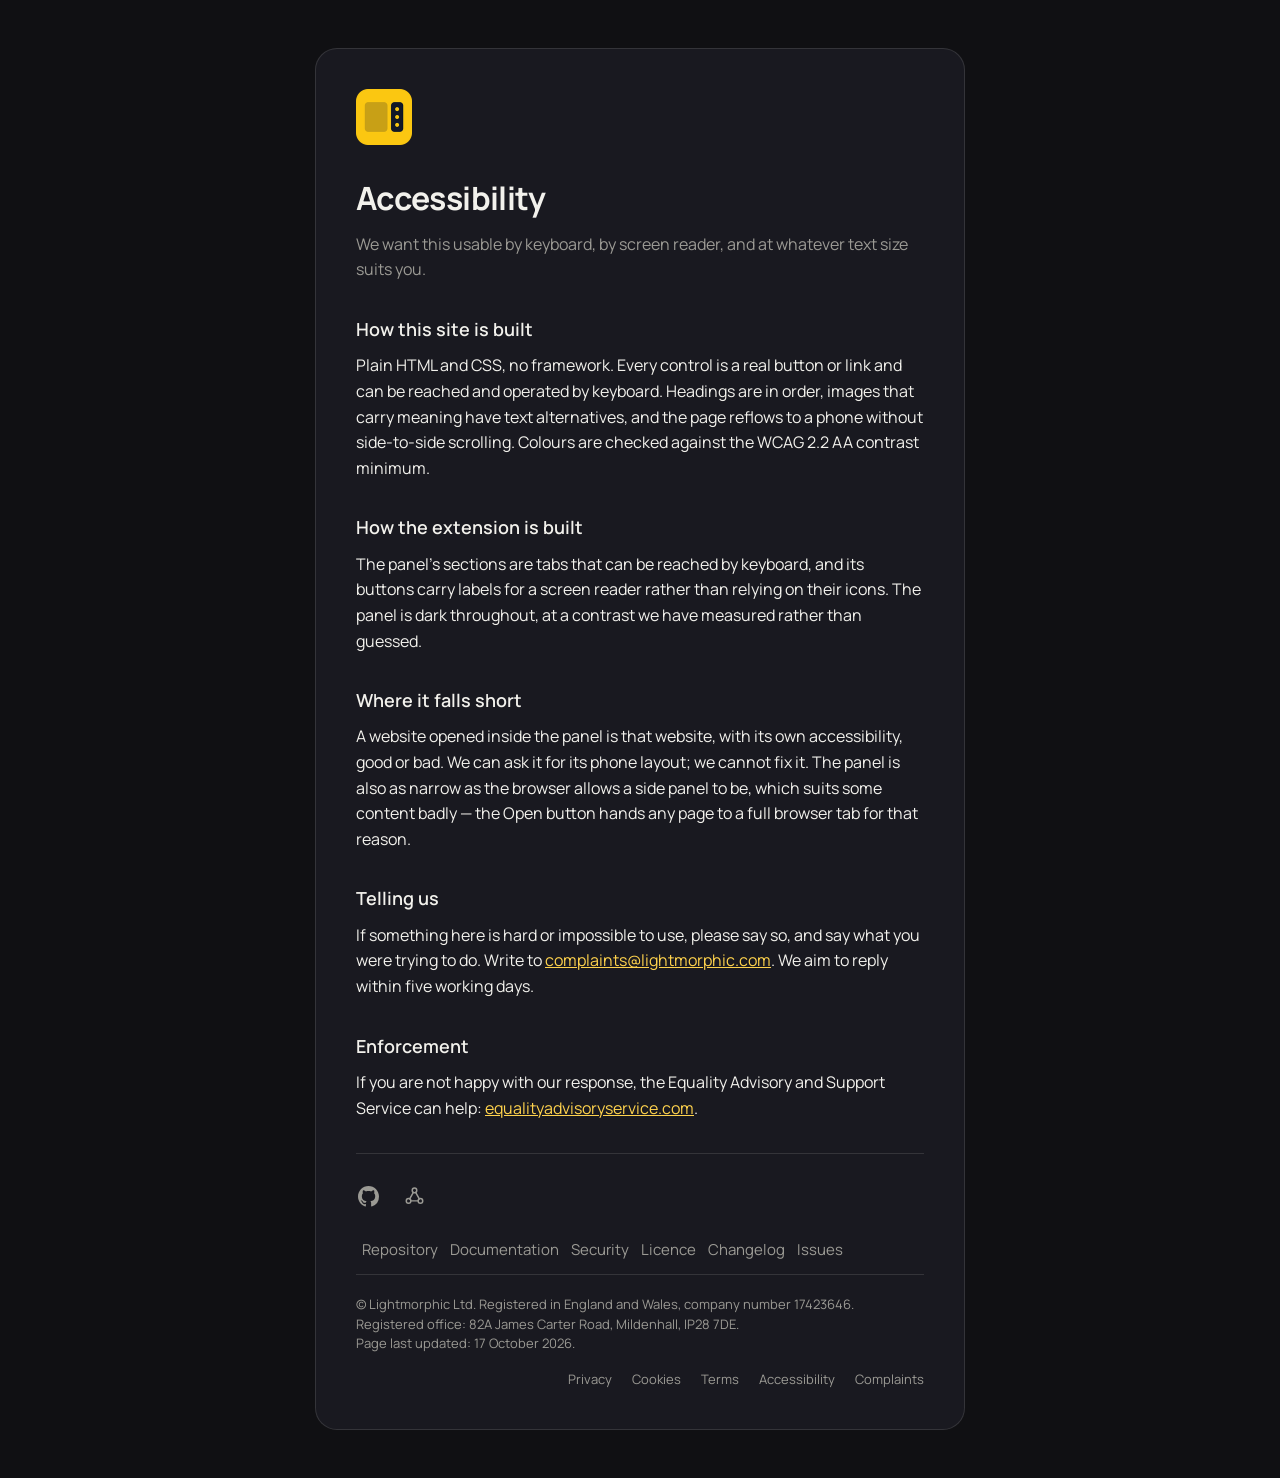
<file: site/accessibility.html>
<!doctype html>
<html lang="en-GB">
<head>
<meta charset="utf-8">
<meta name="viewport" content="width=device-width, initial-scale=1">
<title>Accessibility &mdash; Lightmorphic Sidebar</title>
<meta name="description" content="How accessible this site and the extension are, and how to tell us when they are not.">
<meta name="theme-color" content="#101013">
<link rel="canonical" href="https://sidebar.lightmorphic.com/accessibility">
<link rel="icon" href="/favicon.ico" sizes="48x48">
<link rel="icon" href="/favicon.svg" type="image/svg+xml">
<link rel="apple-touch-icon" href="/images/lightmorphic-sidebar-mark-180.png">
<link rel="stylesheet" href="legal.css">
<script type="application/ld+json">
{
  "@context": "https://schema.org",
  "@type": "WebPage",
  "name": "Lightmorphic Sidebar accessibility",
  "url": "https://sidebar.lightmorphic.com/accessibility",
  "inLanguage": "en-GB",
  "description": "How accessible this site and the extension are, and how to tell us when they are not.",
  "dateModified": "2026-10-17",
  "isPartOf": {
    "@type": "WebSite",
    "name": "Lightmorphic Sidebar",
    "url": "https://sidebar.lightmorphic.com/"
  },
  "publisher": {
    "@type": "Organization",
    "name": "Lightmorphic Ltd",
    "url": "https://lightmorphic.com",
    "address": {
      "@type": "PostalAddress",
      "streetAddress": "82A James Carter Road",
      "addressLocality": "Mildenhall",
      "postalCode": "IP28 7DE",
      "addressCountry": "GB"
    }
  }
}
</script>
</head>
<body>
<main>
<a href="/" class="back"><img class="mark" src="images/lightmorphic-sidebar-mark-112.png" alt="Lightmorphic Sidebar" width="56" height="56"></a>
<h1>Accessibility</h1>
<p class="lede">We want this usable by keyboard, by screen reader, and at whatever text size suits you.</p>

<h2>How this site is built</h2>
<p>Plain HTML and CSS, no framework. Every control is a real button or link and can be reached and operated by keyboard. Headings are in order, images that carry meaning have text alternatives, and the page reflows to a phone without side-to-side scrolling. Colours are checked against the WCAG 2.2 AA contrast minimum.</p>

<h2>How the extension is built</h2>
<p>The panel's sections are tabs that can be reached by keyboard, and its buttons carry labels for a screen reader rather than relying on their icons. The panel is dark throughout, at a contrast we have measured rather than guessed.</p>

<h2>Where it falls short</h2>
<p>A website opened inside the panel is that website, with its own accessibility, good or bad. We can ask it for its phone layout; we cannot fix it. The panel is also as narrow as the browser allows a side panel to be, which suits some content badly — the Open button hands any page to a full browser tab for that reason.</p>

<h2>Telling us</h2>
<p>If something here is hard or impossible to use, please say so, and say what you were trying to do. Write to <a href="mailto:complaints@lightmorphic.com">complaints@lightmorphic.com</a>. We aim to reply within five working days.</p>

<h2>Enforcement</h2>
<p>If you are not happy with our response, the Equality Advisory and Support Service can help: <a href="https://www.equalityadvisoryservice.com">equalityadvisoryservice.com</a>.</p>
<div class="oss-bar">
  <div class="marks">
    <a href="https://github.com/gh-lm/sidebar" target="_blank" rel="noopener noreferrer" aria-label="Lightmorphic Sidebar on GitHub (opens in a new tab)"><svg viewBox="0 0 16 16" fill="currentColor" aria-hidden="true"><path d="M8 0C3.58 0 0 3.58 0 8c0 3.54 2.29 6.53 5.47 7.59.4.07.55-.17.55-.38 0-.19-.01-.82-.01-1.49-2.01.37-2.53-.49-2.69-.94-.09-.23-.48-.94-.82-1.13-.28-.15-.68-.52-.01-.53.63-.01 1.08.58 1.23.82.72 1.21 1.87.87 2.33.66.07-.52.28-.87.51-1.07-1.78-.2-3.64-.89-3.64-3.95 0-.87.31-1.59.82-2.15-.08-.2-.36-1.02.08-2.12 0 0 .67-.21 2.2.82.64-.18 1.32-.27 2-.27s1.36.09 2 .27c1.53-1.04 2.2-.82 2.2-.82.44 1.1.16 1.92.08 2.12.51.56.82 1.27.82 2.15 0 3.07-1.87 3.75-3.65 3.95.29.25.54.73.54 1.48 0 1.07-.01 1.93-.01 2.2 0 .21.15.46.55.38A8.012 8.012 0 0 0 16 8c0-4.42-3.58-8-8-8z"/></svg></a>
    <a href="https://opensource.org" target="_blank" rel="noopener noreferrer" aria-label="Open Source Initiative (opens in a new tab)"><svg viewBox="0 0 24 24" fill="none" stroke="currentColor" stroke-width="1.7" stroke-linecap="round" stroke-linejoin="round" aria-hidden="true"><circle cx="12" cy="5" r="2.6"/><circle cx="5.2" cy="17" r="2.6"/><circle cx="18.8" cy="17" r="2.6"/><path d="M10.7 7.3 6.5 14.7M13.3 7.3l4.2 7.4M7.8 17h8.4"/></svg></a>
  </div>
  <nav aria-label="Source code">
    <a href="https://github.com/gh-lm/sidebar" target="_blank" rel="noopener noreferrer" aria-label="Repository on GitHub (opens in a new tab)">Repository</a>
    <a href="https://github.com/gh-lm/sidebar/blob/main/README.md" target="_blank" rel="noopener noreferrer" aria-label="Documentation on GitHub (opens in a new tab)">Documentation</a>
    <a href="https://github.com/gh-lm/sidebar/security/policy" target="_blank" rel="noopener noreferrer" aria-label="Security on GitHub (opens in a new tab)">Security</a>
    <a href="https://github.com/gh-lm/sidebar/blob/main/LICENSE" target="_blank" rel="noopener noreferrer" aria-label="Licence on GitHub (opens in a new tab)">Licence</a>
    <a href="https://github.com/gh-lm/sidebar/blob/main/CHANGELOG.md" target="_blank" rel="noopener noreferrer" aria-label="Changelog on GitHub (opens in a new tab)">Changelog</a>
    <a href="https://github.com/gh-lm/sidebar/issues" target="_blank" rel="noopener noreferrer" aria-label="Issues on GitHub (opens in a new tab)">Issues</a>
  </nav>
</div>
<div class="legal">
  <p><span class="line">&copy; Lightmorphic Ltd. Registered in England and Wales, company&nbsp;number&nbsp;<a href="https://find-and-update.company-information.service.gov.uk/company/17423646">17423646</a>.</span>
    <span class="line">Registered office: 82A James Carter Road, Mildenhall, IP28 7DE.</span>
    <span class="line"><span class="updated">Page last updated: <time datetime="2026-10-17" id="updated">17 October 2026</time>.</span></span></p>
  <nav aria-label="Legal">
    <a href="/privacy">Privacy</a>
    <a href="/cookies">Cookies</a>
    <a href="/terms">Terms</a>
    <a href="/accessibility" aria-current="page">Accessibility</a>
    <a href="/complaints">Complaints</a>
  </nav>
</div>
</main>
</body>
</html>
</file>
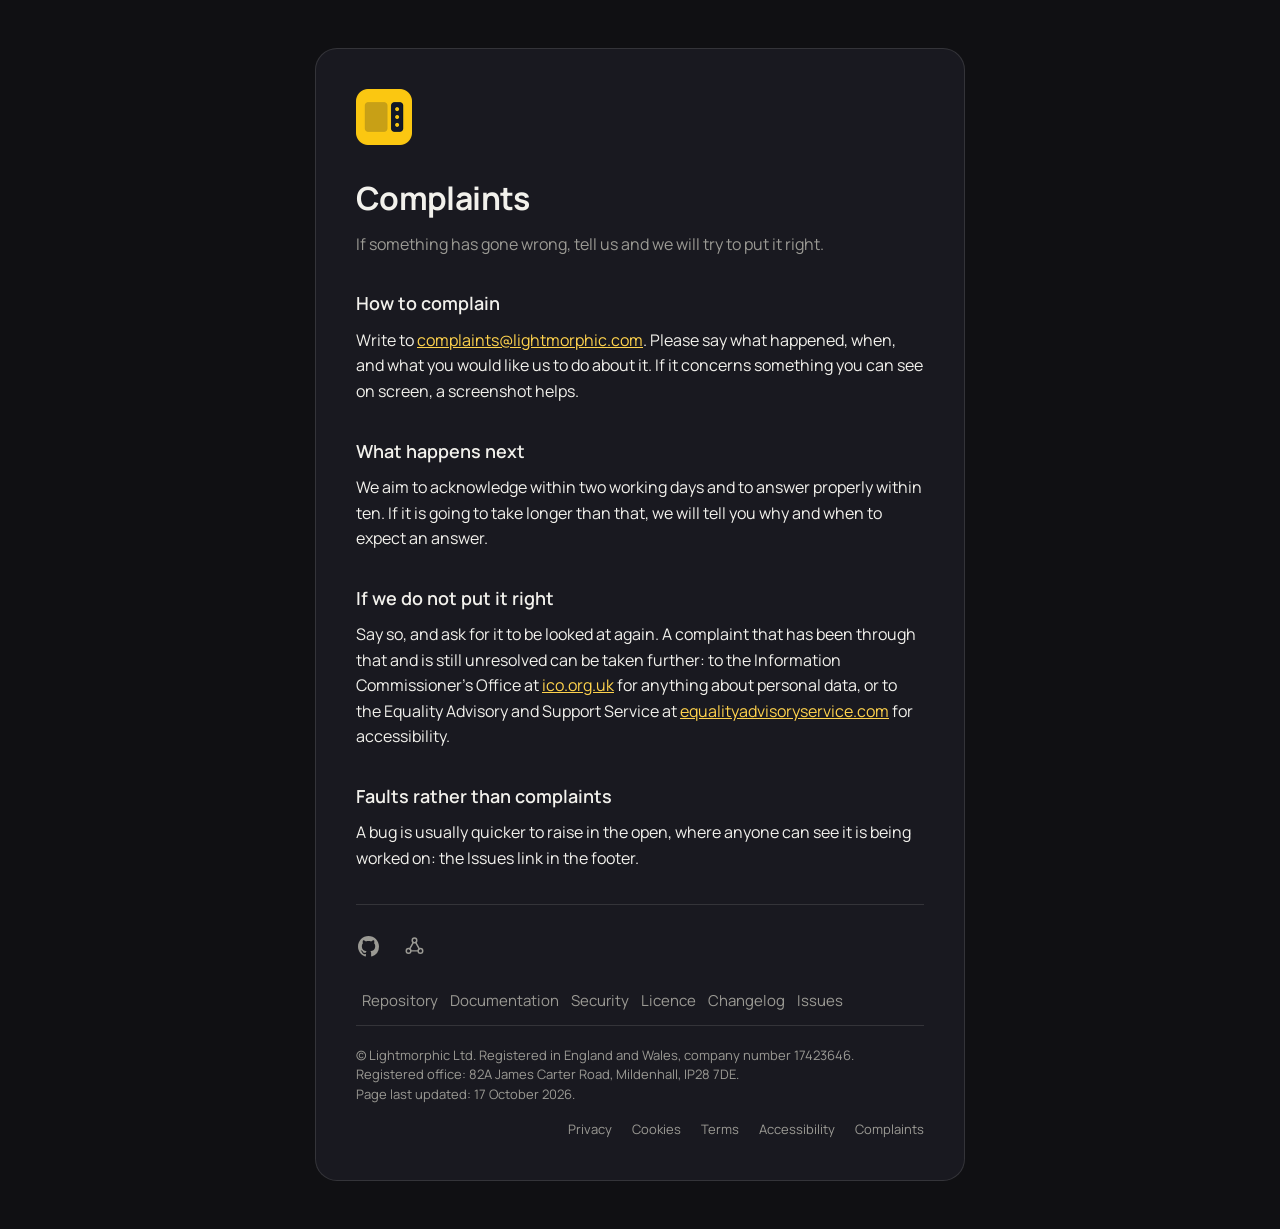
<file: site/complaints.html>
<!doctype html>
<html lang="en-GB">
<head>
<meta charset="utf-8">
<meta name="viewport" content="width=device-width, initial-scale=1">
<title>Complaints &mdash; Lightmorphic Sidebar</title>
<meta name="description" content="How to complain, what happens next, and where to go if we do not put it right.">
<meta name="theme-color" content="#101013">
<link rel="canonical" href="https://sidebar.lightmorphic.com/complaints">
<link rel="icon" href="/favicon.ico" sizes="48x48">
<link rel="icon" href="/favicon.svg" type="image/svg+xml">
<link rel="apple-touch-icon" href="/images/lightmorphic-sidebar-mark-180.png">
<link rel="stylesheet" href="legal.css">
<script type="application/ld+json">
{
  "@context": "https://schema.org",
  "@type": "WebPage",
  "name": "Lightmorphic Sidebar complaints",
  "url": "https://sidebar.lightmorphic.com/complaints",
  "inLanguage": "en-GB",
  "description": "How to complain, what happens next, and where to go if we do not put it right.",
  "dateModified": "2026-10-17",
  "isPartOf": {
    "@type": "WebSite",
    "name": "Lightmorphic Sidebar",
    "url": "https://sidebar.lightmorphic.com/"
  },
  "publisher": {
    "@type": "Organization",
    "name": "Lightmorphic Ltd",
    "url": "https://lightmorphic.com",
    "address": {
      "@type": "PostalAddress",
      "streetAddress": "82A James Carter Road",
      "addressLocality": "Mildenhall",
      "postalCode": "IP28 7DE",
      "addressCountry": "GB"
    }
  }
}
</script>
</head>
<body>
<main>
<a href="/" class="back"><img class="mark" src="images/lightmorphic-sidebar-mark-112.png" alt="Lightmorphic Sidebar" width="56" height="56"></a>
<h1>Complaints</h1>
<p class="lede">If something has gone wrong, tell us and we will try to put it right.</p>

<h2>How to complain</h2>
<p>Write to <a href="mailto:complaints@lightmorphic.com">complaints@lightmorphic.com</a>. Please say what happened, when, and what you would like us to do about it. If it concerns something you can see on screen, a screenshot helps.</p>

<h2>What happens next</h2>
<p>We aim to acknowledge within two working days and to answer properly within ten. If it is going to take longer than that, we will tell you why and when to expect an answer.</p>

<h2>If we do not put it right</h2>
<p>Say so, and ask for it to be looked at again. A complaint that has been through that and is still unresolved can be taken further: to the Information Commissioner's Office at <a href="https://ico.org.uk">ico.org.uk</a> for anything about personal data, or to the Equality Advisory and Support Service at <a href="https://www.equalityadvisoryservice.com">equalityadvisoryservice.com</a> for accessibility.</p>

<h2>Faults rather than complaints</h2>
<p>A bug is usually quicker to raise in the open, where anyone can see it is being worked on: the Issues link in the footer.</p>
<div class="oss-bar">
  <div class="marks">
    <a href="https://github.com/gh-lm/sidebar" target="_blank" rel="noopener noreferrer" aria-label="Lightmorphic Sidebar on GitHub (opens in a new tab)"><svg viewBox="0 0 16 16" fill="currentColor" aria-hidden="true"><path d="M8 0C3.58 0 0 3.58 0 8c0 3.54 2.29 6.53 5.47 7.59.4.07.55-.17.55-.38 0-.19-.01-.82-.01-1.49-2.01.37-2.53-.49-2.69-.94-.09-.23-.48-.94-.82-1.13-.28-.15-.68-.52-.01-.53.63-.01 1.08.58 1.23.82.72 1.21 1.87.87 2.33.66.07-.52.28-.87.51-1.07-1.78-.2-3.64-.89-3.64-3.95 0-.87.31-1.59.82-2.15-.08-.2-.36-1.02.08-2.12 0 0 .67-.21 2.2.82.64-.18 1.32-.27 2-.27s1.36.09 2 .27c1.53-1.04 2.2-.82 2.2-.82.44 1.1.16 1.92.08 2.12.51.56.82 1.27.82 2.15 0 3.07-1.87 3.75-3.65 3.95.29.25.54.73.54 1.48 0 1.07-.01 1.93-.01 2.2 0 .21.15.46.55.38A8.012 8.012 0 0 0 16 8c0-4.42-3.58-8-8-8z"/></svg></a>
    <a href="https://opensource.org" target="_blank" rel="noopener noreferrer" aria-label="Open Source Initiative (opens in a new tab)"><svg viewBox="0 0 24 24" fill="none" stroke="currentColor" stroke-width="1.7" stroke-linecap="round" stroke-linejoin="round" aria-hidden="true"><circle cx="12" cy="5" r="2.6"/><circle cx="5.2" cy="17" r="2.6"/><circle cx="18.8" cy="17" r="2.6"/><path d="M10.7 7.3 6.5 14.7M13.3 7.3l4.2 7.4M7.8 17h8.4"/></svg></a>
  </div>
  <nav aria-label="Source code">
    <a href="https://github.com/gh-lm/sidebar" target="_blank" rel="noopener noreferrer" aria-label="Repository on GitHub (opens in a new tab)">Repository</a>
    <a href="https://github.com/gh-lm/sidebar/blob/main/README.md" target="_blank" rel="noopener noreferrer" aria-label="Documentation on GitHub (opens in a new tab)">Documentation</a>
    <a href="https://github.com/gh-lm/sidebar/security/policy" target="_blank" rel="noopener noreferrer" aria-label="Security on GitHub (opens in a new tab)">Security</a>
    <a href="https://github.com/gh-lm/sidebar/blob/main/LICENSE" target="_blank" rel="noopener noreferrer" aria-label="Licence on GitHub (opens in a new tab)">Licence</a>
    <a href="https://github.com/gh-lm/sidebar/blob/main/CHANGELOG.md" target="_blank" rel="noopener noreferrer" aria-label="Changelog on GitHub (opens in a new tab)">Changelog</a>
    <a href="https://github.com/gh-lm/sidebar/issues" target="_blank" rel="noopener noreferrer" aria-label="Issues on GitHub (opens in a new tab)">Issues</a>
  </nav>
</div>
<div class="legal">
  <p><span class="line">&copy; Lightmorphic Ltd. Registered in England and Wales, company&nbsp;number&nbsp;<a href="https://find-and-update.company-information.service.gov.uk/company/17423646">17423646</a>.</span>
    <span class="line">Registered office: 82A James Carter Road, Mildenhall, IP28 7DE.</span>
    <span class="line"><span class="updated">Page last updated: <time datetime="2026-10-17" id="updated">17 October 2026</time>.</span></span></p>
  <nav aria-label="Legal">
    <a href="/privacy">Privacy</a>
    <a href="/cookies">Cookies</a>
    <a href="/terms">Terms</a>
    <a href="/accessibility">Accessibility</a>
    <a href="/complaints" aria-current="page">Complaints</a>
  </nav>
</div>
</main>
</body>
</html>
</file>
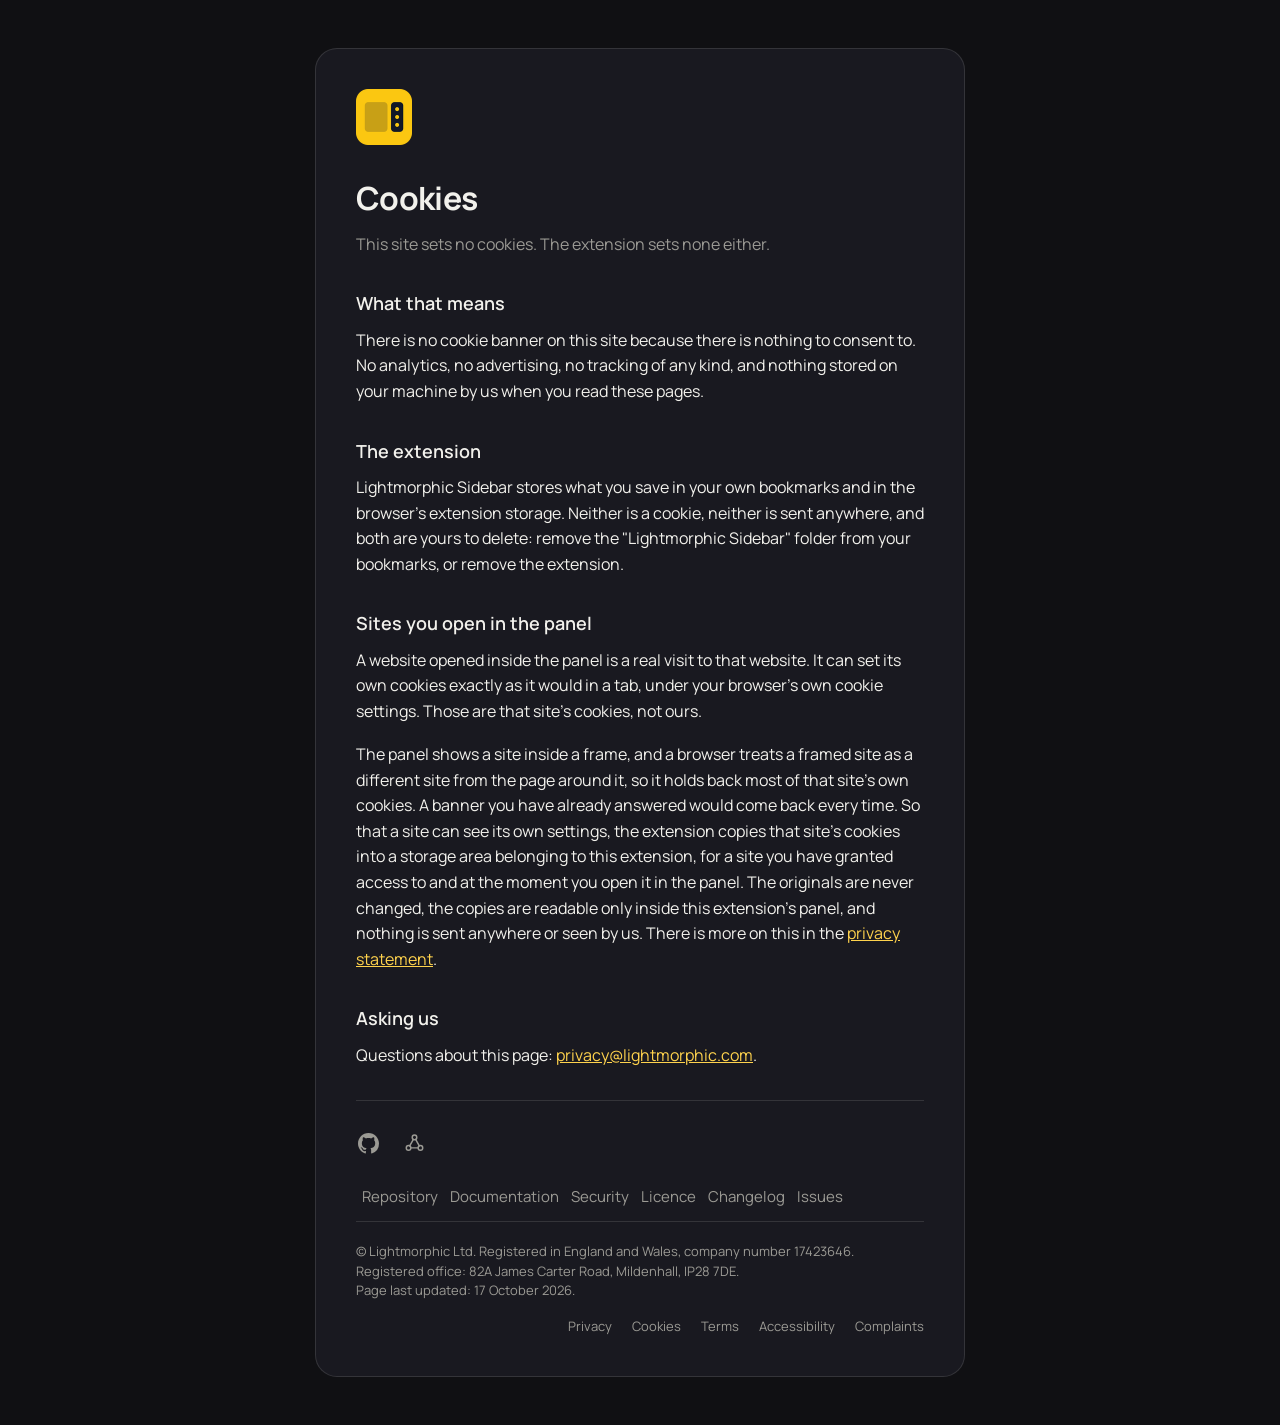
<file: site/cookies.html>
<!doctype html>
<html lang="en-GB">
<head>
<meta charset="utf-8">
<meta name="viewport" content="width=device-width, initial-scale=1">
<title>Cookies &mdash; Lightmorphic Sidebar</title>
<meta name="description" content="This site sets no cookies at all, and the extension sets none either.">
<meta name="theme-color" content="#101013">
<link rel="canonical" href="https://sidebar.lightmorphic.com/cookies">
<link rel="icon" href="/favicon.ico" sizes="48x48">
<link rel="icon" href="/favicon.svg" type="image/svg+xml">
<link rel="apple-touch-icon" href="/images/lightmorphic-sidebar-mark-180.png">
<link rel="stylesheet" href="legal.css">
<script type="application/ld+json">
{
  "@context": "https://schema.org",
  "@type": "WebPage",
  "name": "Lightmorphic Sidebar cookies",
  "url": "https://sidebar.lightmorphic.com/cookies",
  "inLanguage": "en-GB",
  "description": "This site sets no cookies at all, and the extension sets none either.",
  "dateModified": "2026-10-17",
  "isPartOf": {
    "@type": "WebSite",
    "name": "Lightmorphic Sidebar",
    "url": "https://sidebar.lightmorphic.com/"
  },
  "publisher": {
    "@type": "Organization",
    "name": "Lightmorphic Ltd",
    "url": "https://lightmorphic.com",
    "address": {
      "@type": "PostalAddress",
      "streetAddress": "82A James Carter Road",
      "addressLocality": "Mildenhall",
      "postalCode": "IP28 7DE",
      "addressCountry": "GB"
    }
  }
}
</script>
</head>
<body>
<main>
<a href="/" class="back"><img class="mark" src="images/lightmorphic-sidebar-mark-112.png" alt="Lightmorphic Sidebar" width="56" height="56"></a>
<h1>Cookies</h1>
<p class="lede">This site sets no cookies. The extension sets none either.</p>

<h2>What that means</h2>
<p>There is no cookie banner on this site because there is nothing to consent to. No analytics, no advertising, no tracking of any kind, and nothing stored on your machine by us when you read these pages.</p>

<h2>The extension</h2>
<p>Lightmorphic Sidebar stores what you save in your own bookmarks and in the browser's extension storage. Neither is a cookie, neither is sent anywhere, and both are yours to delete: remove the &quot;Lightmorphic Sidebar&quot; folder from your bookmarks, or remove the extension.</p>

<h2>Sites you open in the panel</h2>
<p>A website opened inside the panel is a real visit to that website. It can set its own cookies exactly as it would in a tab, under your browser's own cookie settings. Those are that site's cookies, not ours.</p>
<p>The panel shows a site inside a frame, and a browser treats a framed site as a different site from the page around it, so it holds back most of that site's own cookies. A banner you have already answered would come back every time. So that a site can see its own settings, the extension copies that site's cookies into a storage area belonging to this extension, for a site you have granted access to and at the moment you open it in the panel. The originals are never changed, the copies are readable only inside this extension's panel, and nothing is sent anywhere or seen by us. There is more on this in the <a href="/privacy">privacy statement</a>.</p>

<h2>Asking us</h2>
<p>Questions about this page: <a href="mailto:privacy@lightmorphic.com">privacy@lightmorphic.com</a>.</p>
<div class="oss-bar">
  <div class="marks">
    <a href="https://github.com/gh-lm/sidebar" target="_blank" rel="noopener noreferrer" aria-label="Lightmorphic Sidebar on GitHub (opens in a new tab)"><svg viewBox="0 0 16 16" fill="currentColor" aria-hidden="true"><path d="M8 0C3.58 0 0 3.58 0 8c0 3.54 2.29 6.53 5.47 7.59.4.07.55-.17.55-.38 0-.19-.01-.82-.01-1.49-2.01.37-2.53-.49-2.69-.94-.09-.23-.48-.94-.82-1.13-.28-.15-.68-.52-.01-.53.63-.01 1.08.58 1.23.82.72 1.21 1.87.87 2.33.66.07-.52.28-.87.51-1.07-1.78-.2-3.64-.89-3.64-3.95 0-.87.31-1.59.82-2.15-.08-.2-.36-1.02.08-2.12 0 0 .67-.21 2.2.82.64-.18 1.32-.27 2-.27s1.36.09 2 .27c1.53-1.04 2.2-.82 2.2-.82.44 1.1.16 1.92.08 2.12.51.56.82 1.27.82 2.15 0 3.07-1.87 3.75-3.65 3.95.29.25.54.73.54 1.48 0 1.07-.01 1.93-.01 2.2 0 .21.15.46.55.38A8.012 8.012 0 0 0 16 8c0-4.42-3.58-8-8-8z"/></svg></a>
    <a href="https://opensource.org" target="_blank" rel="noopener noreferrer" aria-label="Open Source Initiative (opens in a new tab)"><svg viewBox="0 0 24 24" fill="none" stroke="currentColor" stroke-width="1.7" stroke-linecap="round" stroke-linejoin="round" aria-hidden="true"><circle cx="12" cy="5" r="2.6"/><circle cx="5.2" cy="17" r="2.6"/><circle cx="18.8" cy="17" r="2.6"/><path d="M10.7 7.3 6.5 14.7M13.3 7.3l4.2 7.4M7.8 17h8.4"/></svg></a>
  </div>
  <nav aria-label="Source code">
    <a href="https://github.com/gh-lm/sidebar" target="_blank" rel="noopener noreferrer" aria-label="Repository on GitHub (opens in a new tab)">Repository</a>
    <a href="https://github.com/gh-lm/sidebar/blob/main/README.md" target="_blank" rel="noopener noreferrer" aria-label="Documentation on GitHub (opens in a new tab)">Documentation</a>
    <a href="https://github.com/gh-lm/sidebar/security/policy" target="_blank" rel="noopener noreferrer" aria-label="Security on GitHub (opens in a new tab)">Security</a>
    <a href="https://github.com/gh-lm/sidebar/blob/main/LICENSE" target="_blank" rel="noopener noreferrer" aria-label="Licence on GitHub (opens in a new tab)">Licence</a>
    <a href="https://github.com/gh-lm/sidebar/blob/main/CHANGELOG.md" target="_blank" rel="noopener noreferrer" aria-label="Changelog on GitHub (opens in a new tab)">Changelog</a>
    <a href="https://github.com/gh-lm/sidebar/issues" target="_blank" rel="noopener noreferrer" aria-label="Issues on GitHub (opens in a new tab)">Issues</a>
  </nav>
</div>
<div class="legal">
  <p><span class="line">&copy; Lightmorphic Ltd. Registered in England and Wales, company&nbsp;number&nbsp;<a href="https://find-and-update.company-information.service.gov.uk/company/17423646">17423646</a>.</span>
    <span class="line">Registered office: 82A James Carter Road, Mildenhall, IP28 7DE.</span>
    <span class="line"><span class="updated">Page last updated: <time datetime="2026-10-17" id="updated">17 October 2026</time>.</span></span></p>
  <nav aria-label="Legal">
    <a href="/privacy">Privacy</a>
    <a href="/cookies" aria-current="page">Cookies</a>
    <a href="/terms">Terms</a>
    <a href="/accessibility">Accessibility</a>
    <a href="/complaints">Complaints</a>
  </nav>
</div>
</main>
</body>
</html>
</file>
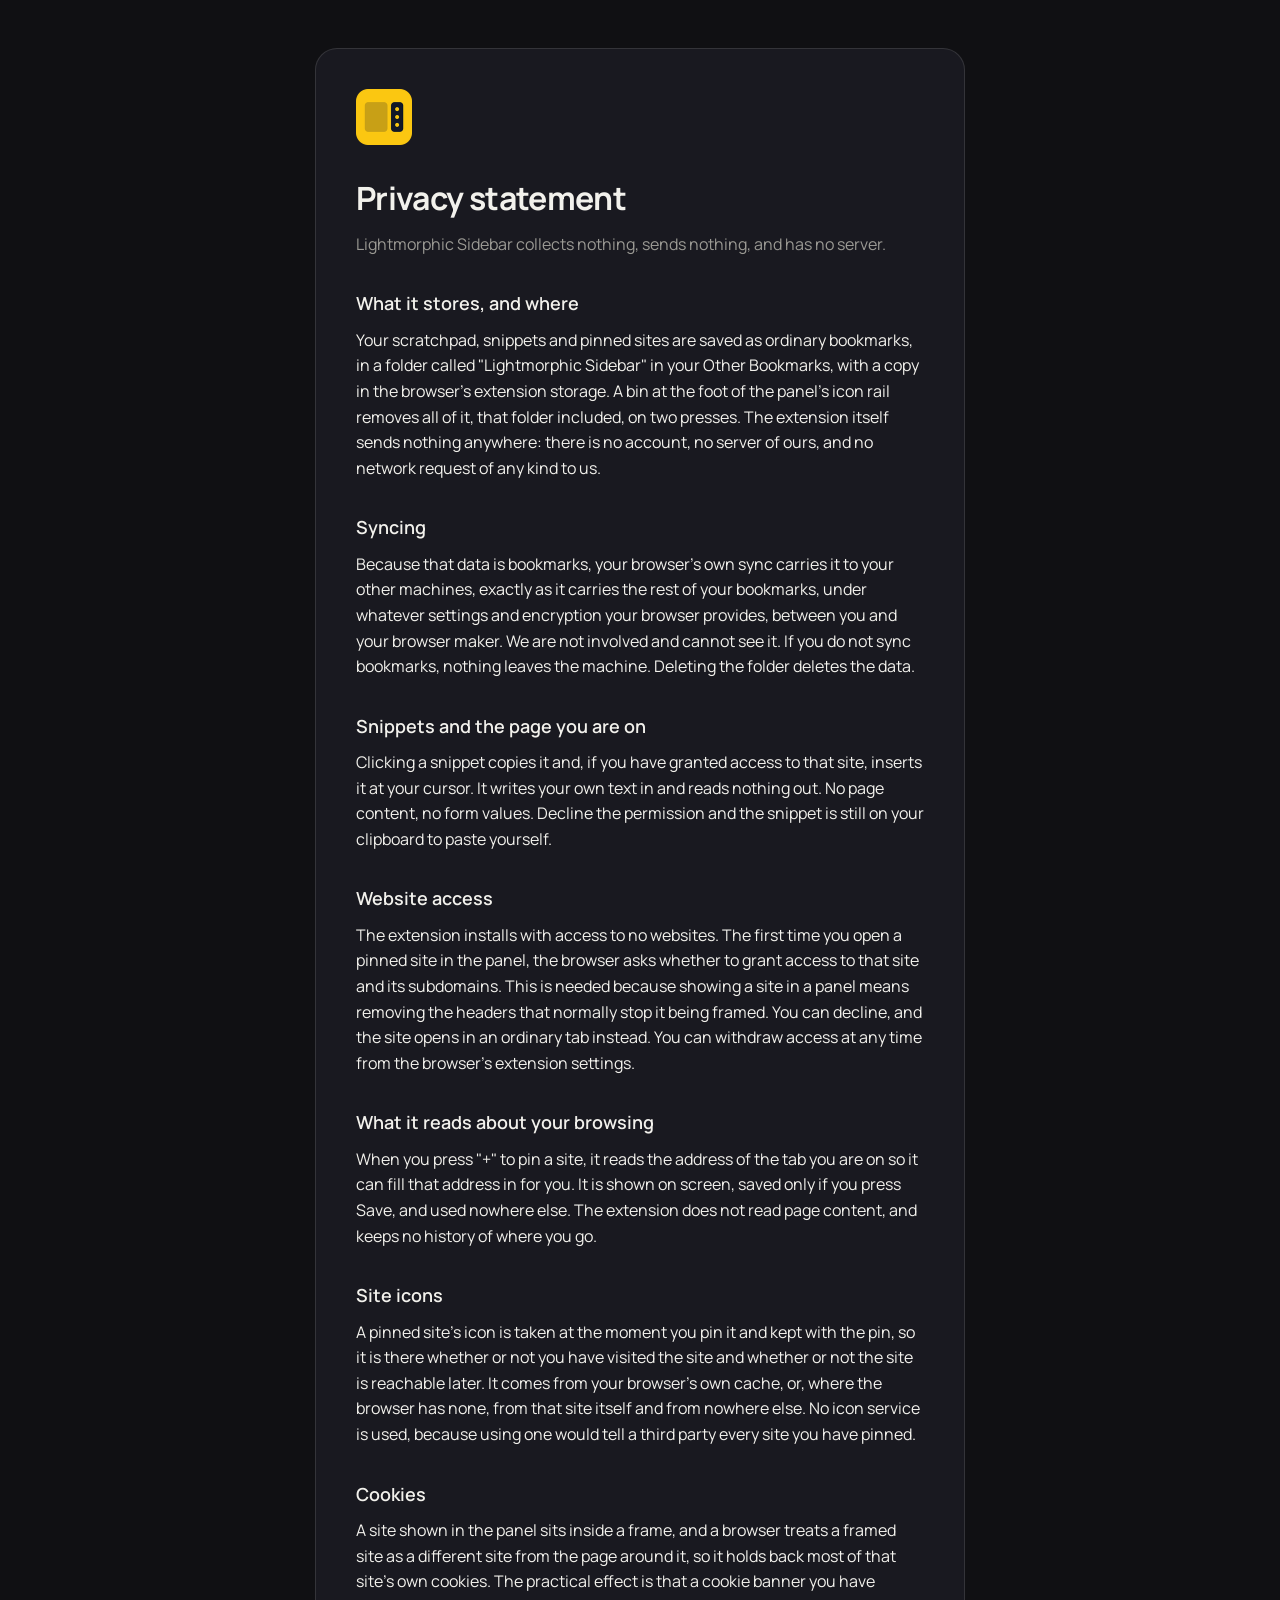
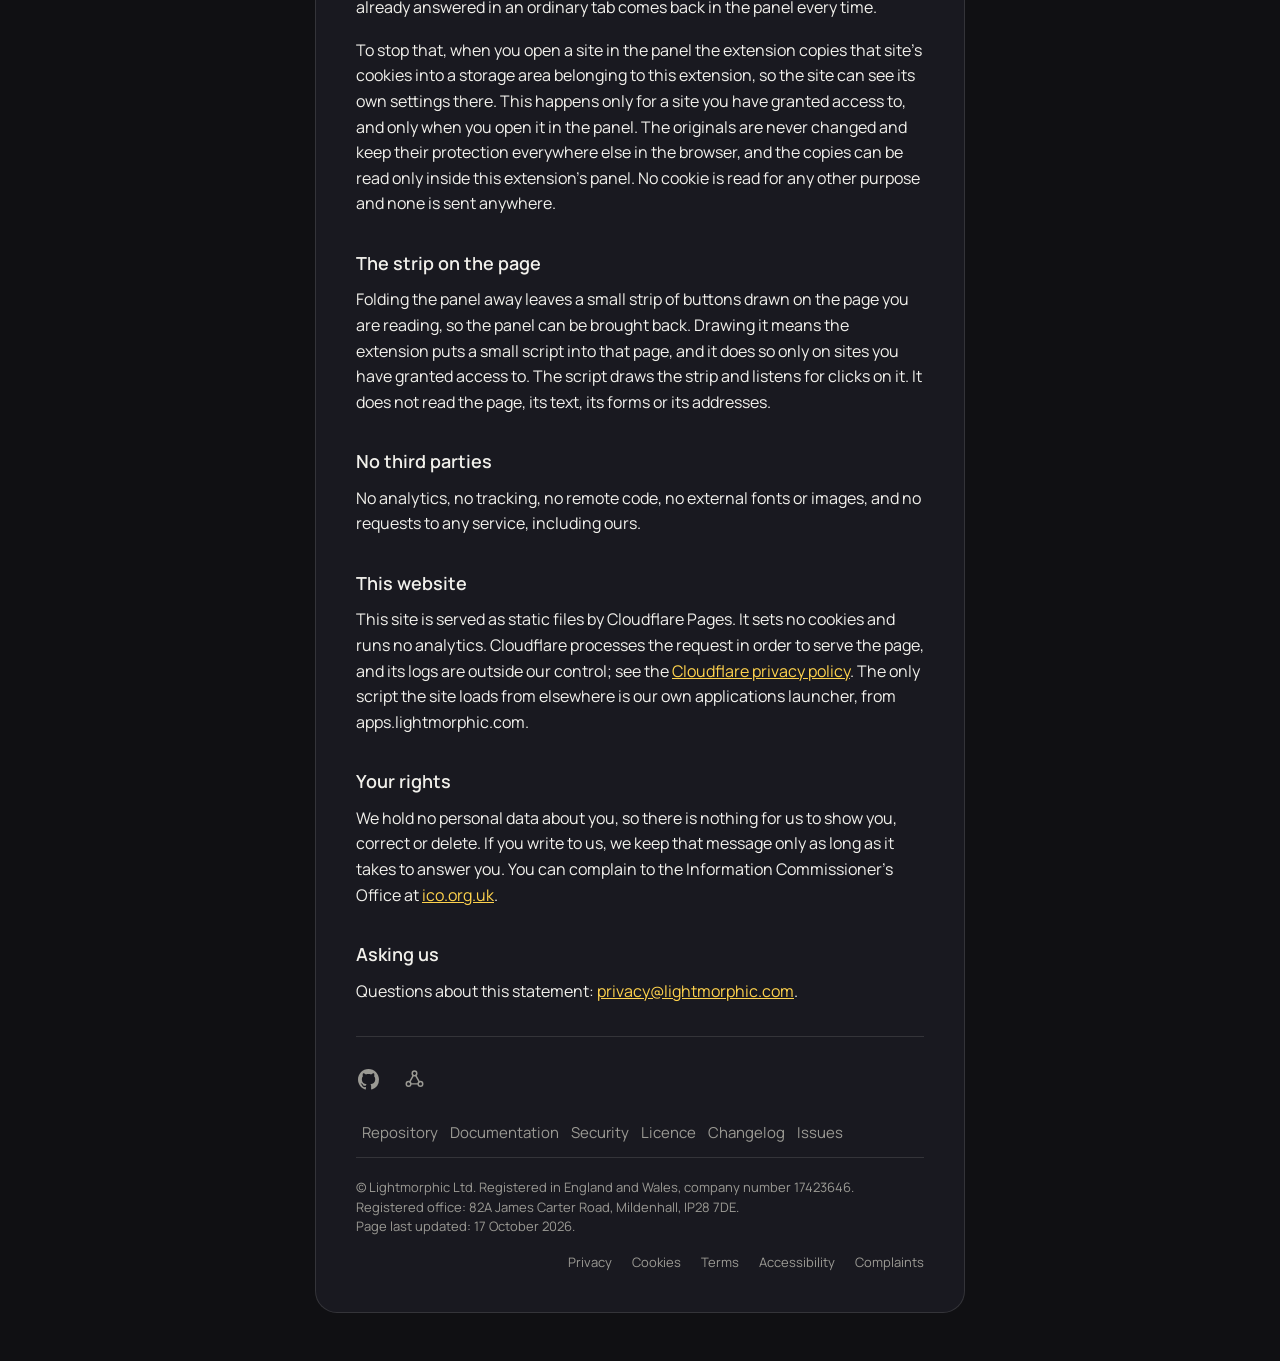
<file: site/privacy.html>
<!doctype html>
<html lang="en-GB">
<head>
<meta charset="utf-8">
<meta name="viewport" content="width=device-width, initial-scale=1">
<title>Privacy &mdash; Lightmorphic Sidebar</title>
<meta name="description" content="What Lightmorphic Sidebar stores, where it stores it, and why it sends nothing anywhere.">
<meta name="theme-color" content="#101013">
<link rel="canonical" href="https://sidebar.lightmorphic.com/privacy">
<link rel="icon" href="/favicon.ico" sizes="48x48">
<link rel="icon" href="/favicon.svg" type="image/svg+xml">
<link rel="apple-touch-icon" href="/images/lightmorphic-sidebar-mark-180.png">
<link rel="stylesheet" href="legal.css">
<script type="application/ld+json">
{
  "@context": "https://schema.org",
  "@type": "WebPage",
  "name": "Lightmorphic Sidebar privacy statement",
  "url": "https://sidebar.lightmorphic.com/privacy",
  "inLanguage": "en-GB",
  "description": "What Lightmorphic Sidebar stores, where it stores it, and why it sends nothing anywhere.",
  "dateModified": "2026-10-17",
  "isPartOf": {
    "@type": "WebSite",
    "name": "Lightmorphic Sidebar",
    "url": "https://sidebar.lightmorphic.com/"
  },
  "publisher": {
    "@type": "Organization",
    "name": "Lightmorphic Ltd",
    "url": "https://lightmorphic.com",
    "address": {
      "@type": "PostalAddress",
      "streetAddress": "82A James Carter Road",
      "addressLocality": "Mildenhall",
      "postalCode": "IP28 7DE",
      "addressCountry": "GB"
    }
  }
}
</script>
</head>
<body>
<main>
<a href="/" class="back"><img class="mark" src="images/lightmorphic-sidebar-mark-112.png" alt="Lightmorphic Sidebar" width="56" height="56"></a>
<h1>Privacy statement</h1>
<p class="lede">Lightmorphic Sidebar collects nothing, sends nothing, and has no server.</p>

<h2>What it stores, and where</h2>
<p>Your scratchpad, snippets and pinned sites are saved as ordinary bookmarks, in a folder called &quot;Lightmorphic Sidebar&quot; in your Other Bookmarks, with a copy in the browser's extension storage. A bin at the foot of the panel's icon rail removes all of it, that folder included, on two presses. The extension itself sends nothing anywhere: there is no account, no server of ours, and no network request of any kind to us.</p>

<h2>Syncing</h2>
<p>Because that data is bookmarks, your browser's own sync carries it to your other machines, exactly as it carries the rest of your bookmarks, under whatever settings and encryption your browser provides, between you and your browser maker. We are not involved and cannot see it. If you do not sync bookmarks, nothing leaves the machine. Deleting the folder deletes the data.</p>

<h2>Snippets and the page you are on</h2>
<p>Clicking a snippet copies it and, if you have granted access to that site, inserts it at your cursor. It writes your own text in and reads nothing out. No page content, no form values. Decline the permission and the snippet is still on your clipboard to paste yourself.</p>

<h2>Website access</h2>
<p>The extension installs with access to no websites. The first time you open a pinned site in the panel, the browser asks whether to grant access to that site and its subdomains. This is needed because showing a site in a panel means removing the headers that normally stop it being framed. You can decline, and the site opens in an ordinary tab instead. You can withdraw access at any time from the browser's extension settings.</p>

<h2>What it reads about your browsing</h2>
<p>When you press &quot;+&quot; to pin a site, it reads the address of the tab you are on so it can fill that address in for you. It is shown on screen, saved only if you press Save, and used nowhere else. The extension does not read page content, and keeps no history of where you go.</p>

<h2>Site icons</h2>
<p>A pinned site's icon is taken at the moment you pin it and kept with the pin, so it is there whether or not you have visited the site and whether or not the site is reachable later. It comes from your browser's own cache, or, where the browser has none, from that site itself and from nowhere else. No icon service is used, because using one would tell a third party every site you have pinned.</p>

<h2>Cookies</h2>
<p>A site shown in the panel sits inside a frame, and a browser treats a framed site as a different site from the page around it, so it holds back most of that site's own cookies. The practical effect is that a cookie banner you have already answered in an ordinary tab comes back in the panel every time.</p>
<p>To stop that, when you open a site in the panel the extension copies that site's cookies into a storage area belonging to this extension, so the site can see its own settings there. This happens only for a site you have granted access to, and only when you open it in the panel. The originals are never changed and keep their protection everywhere else in the browser, and the copies can be read only inside this extension's panel. No cookie is read for any other purpose and none is sent anywhere.</p>

<h2>The strip on the page</h2>
<p>Folding the panel away leaves a small strip of buttons drawn on the page you are reading, so the panel can be brought back. Drawing it means the extension puts a small script into that page, and it does so only on sites you have granted access to. The script draws the strip and listens for clicks on it. It does not read the page, its text, its forms or its addresses.</p>

<h2>No third parties</h2>
<p>No analytics, no tracking, no remote code, no external fonts or images, and no requests to any service, including ours.</p>

<h2>This website</h2>
<p>This site is served as static files by Cloudflare Pages. It sets no cookies and runs no analytics. Cloudflare processes the request in order to serve the page, and its logs are outside our control; see the <a href="https://www.cloudflare.com/privacypolicy/">Cloudflare privacy policy</a>. The only script the site loads from elsewhere is our own applications launcher, from apps.lightmorphic.com.</p>

<h2>Your rights</h2>
<p>We hold no personal data about you, so there is nothing for us to show you, correct or delete. If you write to us, we keep that message only as long as it takes to answer you. You can complain to the Information Commissioner's Office at <a href="https://ico.org.uk">ico.org.uk</a>.</p>

<h2>Asking us</h2>
<p>Questions about this statement: <a href="mailto:privacy@lightmorphic.com">privacy@lightmorphic.com</a>.</p>
<div class="oss-bar">
  <div class="marks">
    <a href="https://github.com/gh-lm/sidebar" target="_blank" rel="noopener noreferrer" aria-label="Lightmorphic Sidebar on GitHub (opens in a new tab)"><svg viewBox="0 0 16 16" fill="currentColor" aria-hidden="true"><path d="M8 0C3.58 0 0 3.58 0 8c0 3.54 2.29 6.53 5.47 7.59.4.07.55-.17.55-.38 0-.19-.01-.82-.01-1.49-2.01.37-2.53-.49-2.69-.94-.09-.23-.48-.94-.82-1.13-.28-.15-.68-.52-.01-.53.63-.01 1.08.58 1.23.82.72 1.21 1.87.87 2.33.66.07-.52.28-.87.51-1.07-1.78-.2-3.64-.89-3.64-3.95 0-.87.31-1.59.82-2.15-.08-.2-.36-1.02.08-2.12 0 0 .67-.21 2.2.82.64-.18 1.32-.27 2-.27s1.36.09 2 .27c1.53-1.04 2.2-.82 2.2-.82.44 1.1.16 1.92.08 2.12.51.56.82 1.27.82 2.15 0 3.07-1.87 3.75-3.65 3.95.29.25.54.73.54 1.48 0 1.07-.01 1.93-.01 2.2 0 .21.15.46.55.38A8.012 8.012 0 0 0 16 8c0-4.42-3.58-8-8-8z"/></svg></a>
    <a href="https://opensource.org" target="_blank" rel="noopener noreferrer" aria-label="Open Source Initiative (opens in a new tab)"><svg viewBox="0 0 24 24" fill="none" stroke="currentColor" stroke-width="1.7" stroke-linecap="round" stroke-linejoin="round" aria-hidden="true"><circle cx="12" cy="5" r="2.6"/><circle cx="5.2" cy="17" r="2.6"/><circle cx="18.8" cy="17" r="2.6"/><path d="M10.7 7.3 6.5 14.7M13.3 7.3l4.2 7.4M7.8 17h8.4"/></svg></a>
  </div>
  <nav aria-label="Source code">
    <a href="https://github.com/gh-lm/sidebar" target="_blank" rel="noopener noreferrer" aria-label="Repository on GitHub (opens in a new tab)">Repository</a>
    <a href="https://github.com/gh-lm/sidebar/blob/main/README.md" target="_blank" rel="noopener noreferrer" aria-label="Documentation on GitHub (opens in a new tab)">Documentation</a>
    <a href="https://github.com/gh-lm/sidebar/security/policy" target="_blank" rel="noopener noreferrer" aria-label="Security on GitHub (opens in a new tab)">Security</a>
    <a href="https://github.com/gh-lm/sidebar/blob/main/LICENSE" target="_blank" rel="noopener noreferrer" aria-label="Licence on GitHub (opens in a new tab)">Licence</a>
    <a href="https://github.com/gh-lm/sidebar/blob/main/CHANGELOG.md" target="_blank" rel="noopener noreferrer" aria-label="Changelog on GitHub (opens in a new tab)">Changelog</a>
    <a href="https://github.com/gh-lm/sidebar/issues" target="_blank" rel="noopener noreferrer" aria-label="Issues on GitHub (opens in a new tab)">Issues</a>
  </nav>
</div>
<div class="legal">
  <p><span class="line">&copy; Lightmorphic Ltd. Registered in England and Wales, company&nbsp;number&nbsp;<a href="https://find-and-update.company-information.service.gov.uk/company/17423646">17423646</a>.</span>
    <span class="line">Registered office: 82A James Carter Road, Mildenhall, IP28 7DE.</span>
    <span class="line"><span class="updated">Page last updated: <time datetime="2026-10-17" id="updated">17 October 2026</time>.</span></span></p>
  <nav aria-label="Legal">
    <a href="/privacy" aria-current="page">Privacy</a>
    <a href="/cookies">Cookies</a>
    <a href="/terms">Terms</a>
    <a href="/accessibility">Accessibility</a>
    <a href="/complaints">Complaints</a>
  </nav>
</div>
</main>
</body>
</html>
</file>
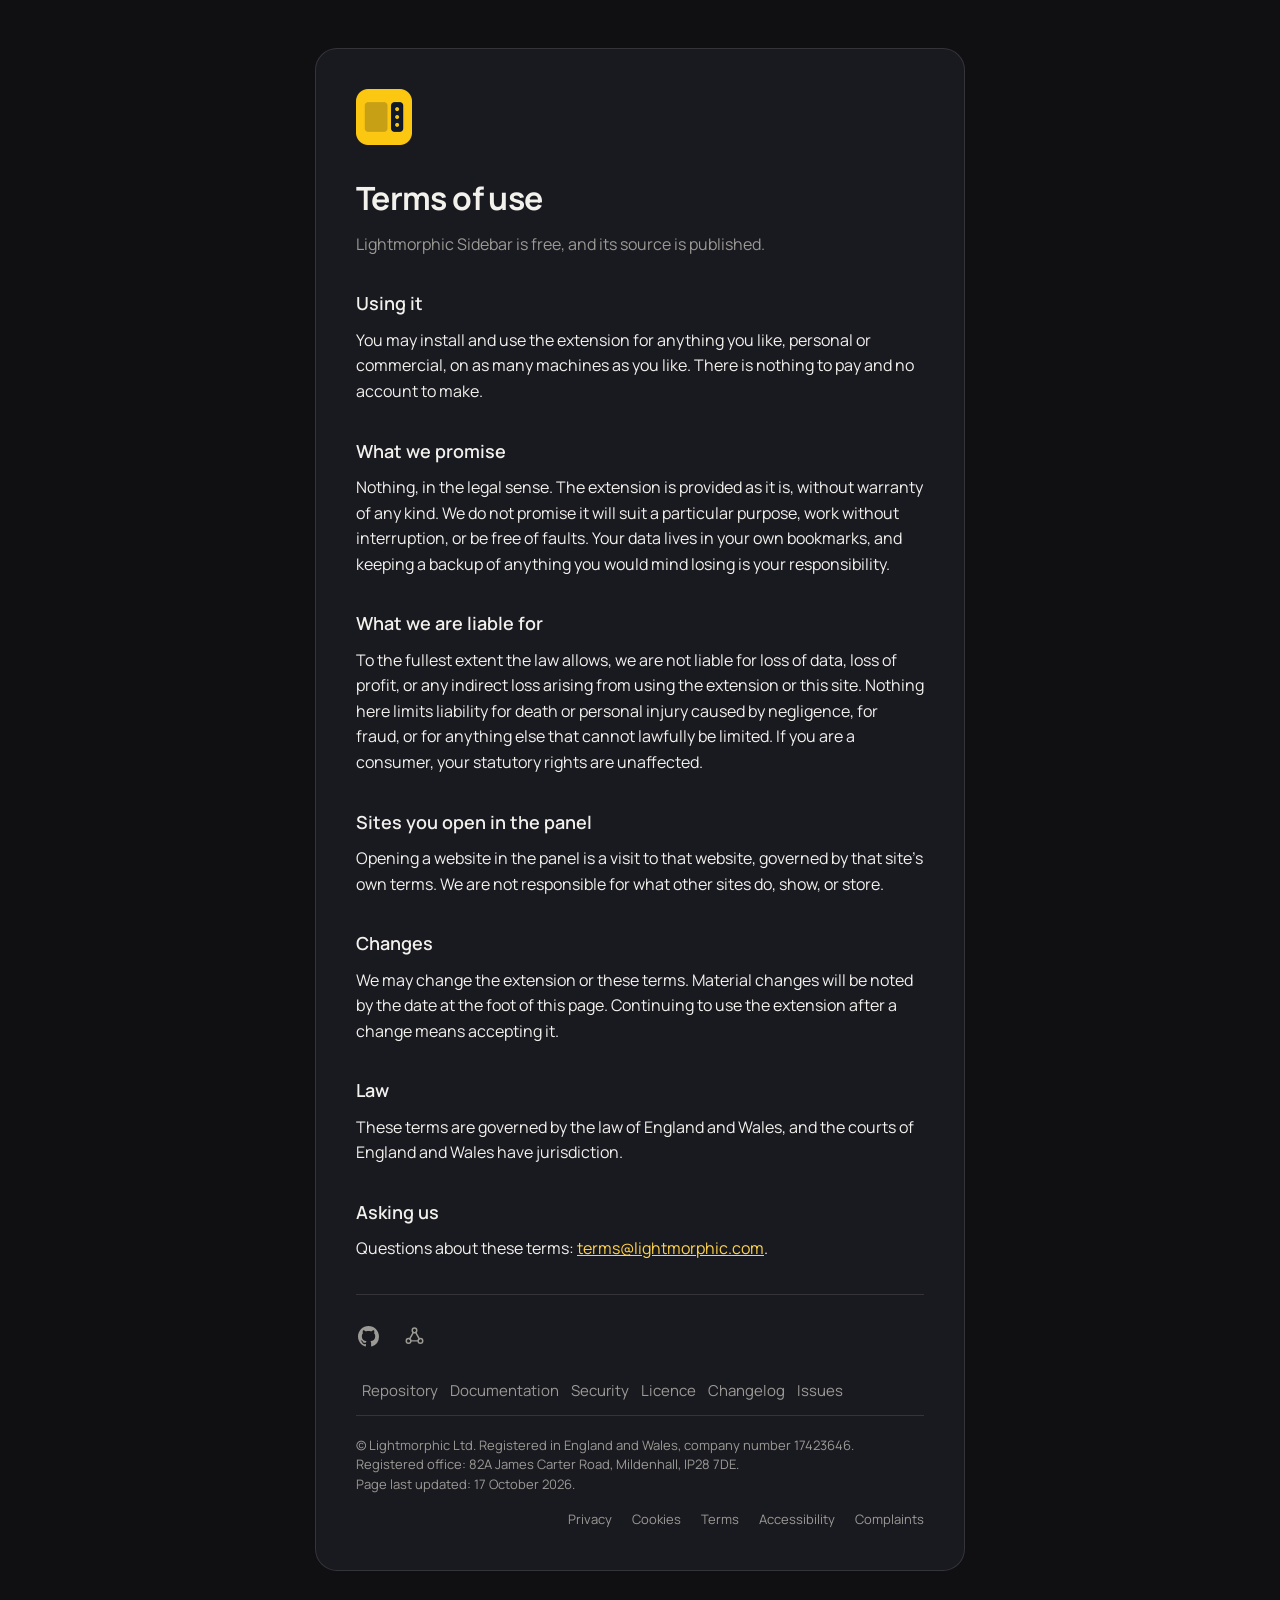
<file: site/terms.html>
<!doctype html>
<html lang="en-GB">
<head>
<meta charset="utf-8">
<meta name="viewport" content="width=device-width, initial-scale=1">
<title>Terms &mdash; Lightmorphic Sidebar</title>
<meta name="description" content="The terms the extension and this site are provided under.">
<meta name="theme-color" content="#101013">
<link rel="canonical" href="https://sidebar.lightmorphic.com/terms">
<link rel="icon" href="/favicon.ico" sizes="48x48">
<link rel="icon" href="/favicon.svg" type="image/svg+xml">
<link rel="apple-touch-icon" href="/images/lightmorphic-sidebar-mark-180.png">
<link rel="stylesheet" href="legal.css">
<script type="application/ld+json">
{
  "@context": "https://schema.org",
  "@type": "WebPage",
  "name": "Lightmorphic Sidebar terms of use",
  "url": "https://sidebar.lightmorphic.com/terms",
  "inLanguage": "en-GB",
  "description": "The terms the extension and this site are provided under.",
  "dateModified": "2026-10-17",
  "isPartOf": {
    "@type": "WebSite",
    "name": "Lightmorphic Sidebar",
    "url": "https://sidebar.lightmorphic.com/"
  },
  "publisher": {
    "@type": "Organization",
    "name": "Lightmorphic Ltd",
    "url": "https://lightmorphic.com",
    "address": {
      "@type": "PostalAddress",
      "streetAddress": "82A James Carter Road",
      "addressLocality": "Mildenhall",
      "postalCode": "IP28 7DE",
      "addressCountry": "GB"
    }
  }
}
</script>
</head>
<body>
<main>
<a href="/" class="back"><img class="mark" src="images/lightmorphic-sidebar-mark-112.png" alt="Lightmorphic Sidebar" width="56" height="56"></a>
<h1>Terms of use</h1>
<p class="lede">Lightmorphic Sidebar is free, and its source is published.</p>

<h2>Using it</h2>
<p>You may install and use the extension for anything you like, personal or commercial, on as many machines as you like. There is nothing to pay and no account to make.</p>

<h2>What we promise</h2>
<p>Nothing, in the legal sense. The extension is provided as it is, without warranty of any kind. We do not promise it will suit a particular purpose, work without interruption, or be free of faults. Your data lives in your own bookmarks, and keeping a backup of anything you would mind losing is your responsibility.</p>

<h2>What we are liable for</h2>
<p>To the fullest extent the law allows, we are not liable for loss of data, loss of profit, or any indirect loss arising from using the extension or this site. Nothing here limits liability for death or personal injury caused by negligence, for fraud, or for anything else that cannot lawfully be limited. If you are a consumer, your statutory rights are unaffected.</p>

<h2>Sites you open in the panel</h2>
<p>Opening a website in the panel is a visit to that website, governed by that site's own terms. We are not responsible for what other sites do, show, or store.</p>

<h2>Changes</h2>
<p>We may change the extension or these terms. Material changes will be noted by the date at the foot of this page. Continuing to use the extension after a change means accepting it.</p>

<h2>Law</h2>
<p>These terms are governed by the law of England and Wales, and the courts of England and Wales have jurisdiction.</p>

<h2>Asking us</h2>
<p>Questions about these terms: <a href="mailto:terms@lightmorphic.com">terms@lightmorphic.com</a>.</p>
<div class="oss-bar">
  <div class="marks">
    <a href="https://github.com/gh-lm/sidebar" target="_blank" rel="noopener noreferrer" aria-label="Lightmorphic Sidebar on GitHub (opens in a new tab)"><svg viewBox="0 0 16 16" fill="currentColor" aria-hidden="true"><path d="M8 0C3.58 0 0 3.58 0 8c0 3.54 2.29 6.53 5.47 7.59.4.07.55-.17.55-.38 0-.19-.01-.82-.01-1.49-2.01.37-2.53-.49-2.69-.94-.09-.23-.48-.94-.82-1.13-.28-.15-.68-.52-.01-.53.63-.01 1.08.58 1.23.82.72 1.21 1.87.87 2.33.66.07-.52.28-.87.51-1.07-1.78-.2-3.64-.89-3.64-3.95 0-.87.31-1.59.82-2.15-.08-.2-.36-1.02.08-2.12 0 0 .67-.21 2.2.82.64-.18 1.32-.27 2-.27s1.36.09 2 .27c1.53-1.04 2.2-.82 2.2-.82.44 1.1.16 1.92.08 2.12.51.56.82 1.27.82 2.15 0 3.07-1.87 3.75-3.65 3.95.29.25.54.73.54 1.48 0 1.07-.01 1.93-.01 2.2 0 .21.15.46.55.38A8.012 8.012 0 0 0 16 8c0-4.42-3.58-8-8-8z"/></svg></a>
    <a href="https://opensource.org" target="_blank" rel="noopener noreferrer" aria-label="Open Source Initiative (opens in a new tab)"><svg viewBox="0 0 24 24" fill="none" stroke="currentColor" stroke-width="1.7" stroke-linecap="round" stroke-linejoin="round" aria-hidden="true"><circle cx="12" cy="5" r="2.6"/><circle cx="5.2" cy="17" r="2.6"/><circle cx="18.8" cy="17" r="2.6"/><path d="M10.7 7.3 6.5 14.7M13.3 7.3l4.2 7.4M7.8 17h8.4"/></svg></a>
  </div>
  <nav aria-label="Source code">
    <a href="https://github.com/gh-lm/sidebar" target="_blank" rel="noopener noreferrer" aria-label="Repository on GitHub (opens in a new tab)">Repository</a>
    <a href="https://github.com/gh-lm/sidebar/blob/main/README.md" target="_blank" rel="noopener noreferrer" aria-label="Documentation on GitHub (opens in a new tab)">Documentation</a>
    <a href="https://github.com/gh-lm/sidebar/security/policy" target="_blank" rel="noopener noreferrer" aria-label="Security on GitHub (opens in a new tab)">Security</a>
    <a href="https://github.com/gh-lm/sidebar/blob/main/LICENSE" target="_blank" rel="noopener noreferrer" aria-label="Licence on GitHub (opens in a new tab)">Licence</a>
    <a href="https://github.com/gh-lm/sidebar/blob/main/CHANGELOG.md" target="_blank" rel="noopener noreferrer" aria-label="Changelog on GitHub (opens in a new tab)">Changelog</a>
    <a href="https://github.com/gh-lm/sidebar/issues" target="_blank" rel="noopener noreferrer" aria-label="Issues on GitHub (opens in a new tab)">Issues</a>
  </nav>
</div>
<div class="legal">
  <p><span class="line">&copy; Lightmorphic Ltd. Registered in England and Wales, company&nbsp;number&nbsp;<a href="https://find-and-update.company-information.service.gov.uk/company/17423646">17423646</a>.</span>
    <span class="line">Registered office: 82A James Carter Road, Mildenhall, IP28 7DE.</span>
    <span class="line"><span class="updated">Page last updated: <time datetime="2026-10-17" id="updated">17 October 2026</time>.</span></span></p>
  <nav aria-label="Legal">
    <a href="/privacy">Privacy</a>
    <a href="/cookies">Cookies</a>
    <a href="/terms" aria-current="page">Terms</a>
    <a href="/accessibility">Accessibility</a>
    <a href="/complaints">Complaints</a>
  </nav>
</div>
</main>
</body>
</html>
</file>
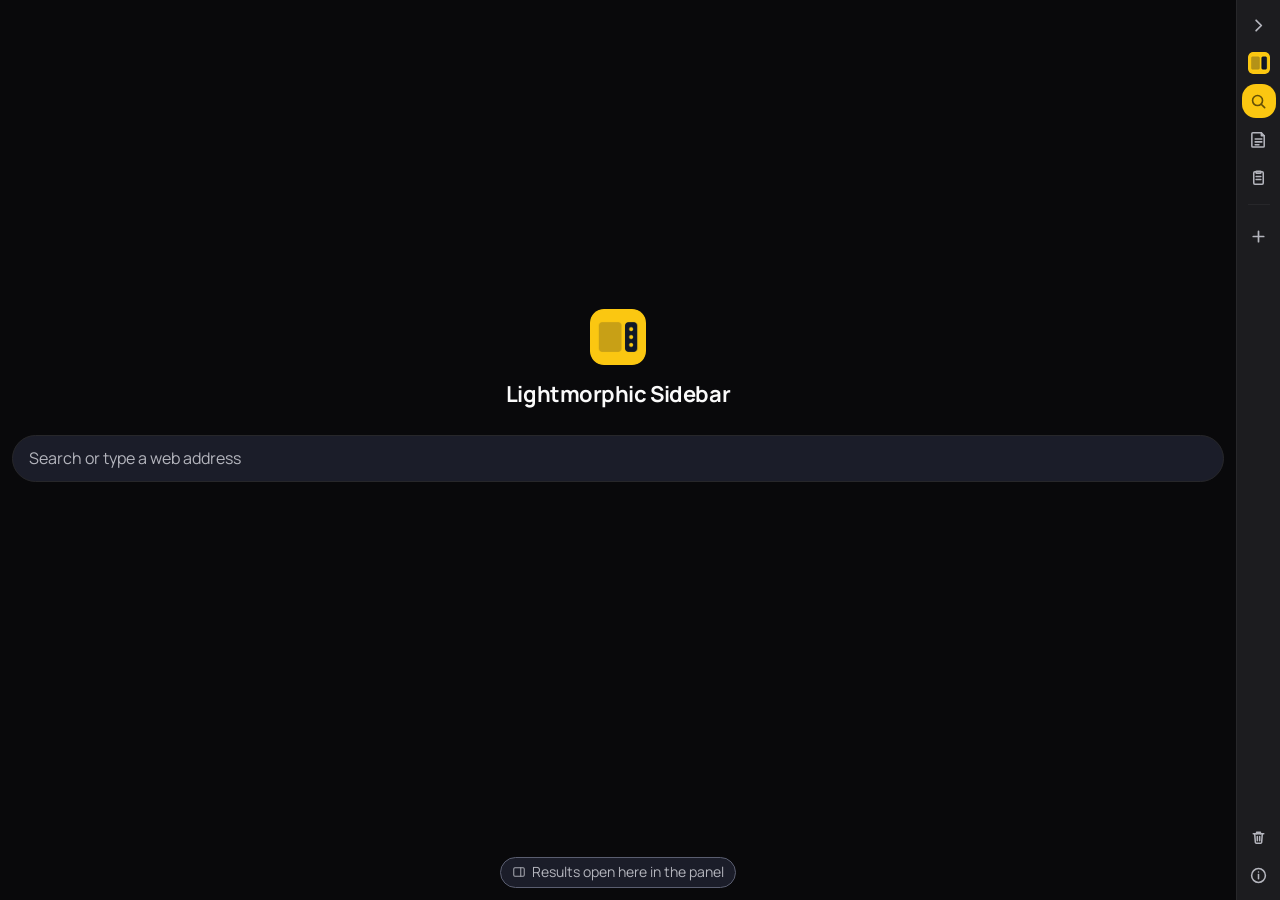
<file: chrome/sidebar/sidebar.html>
<!doctype html>
<html>
<head>
<meta charset="utf-8">
<title>Lightmorphic Sidebar</title>
<link rel="stylesheet" href="sidebar.css">
</head>
<body>
  <div class="shell">
    <nav class="rail" role="tablist" aria-label="Sidebar sections">
      <button class="rail-btn rail-btn-min" id="railMinimize" type="button" aria-expanded="true" data-tip="Fold away to a strip of icons" aria-label="Fold the panel away to a strip of icons on the page">
        <svg viewBox="0 0 20 20" fill="none" stroke="currentColor" stroke-width="1.8" stroke-linecap="round" stroke-linejoin="round"><path d="M7.5 4.5 13 10l-5.5 5.5"/></svg>
      </button>
      <button class="rail-btn rail-logo" id="railLogo" type="button" data-tip="Lightmorphic Sidebar &mdash; what it is and what is new" aria-label="Open the Lightmorphic Sidebar website">
        <img src="../icons/icon-32.png" alt="" width="22" height="22">
      </button>
      <button class="rail-btn active" data-panel="search" role="tab" aria-selected="true" data-tip="Search" aria-label="Search">
        <svg viewBox="0 0 20 20" fill="none" stroke="currentColor" stroke-width="1.7" stroke-linecap="round"><circle cx="9" cy="9" r="5.25"/><path d="M12.9 12.9L16.5 16.5"/></svg>
      </button>
      <button class="rail-btn" data-panel="scratchpad" role="tab" aria-selected="false" data-tip="Scratchpad" aria-label="Scratchpad">
        <svg viewBox="0 0 20 20" fill="none" stroke="currentColor" stroke-width="1.6" stroke-linecap="round" stroke-linejoin="round"><path d="M4 3h9l3 3v11a1 1 0 0 1-1 1H4a1 1 0 0 1-1-1V4a1 1 0 0 1 1-1z"/><path d="M13 3v3h3"/><path d="M6.5 9.5h7M6.5 12.5h7M6.5 15.5h4"/></svg>
      </button>
      <button class="rail-btn" data-panel="snippets" role="tab" aria-selected="false" data-tip="Snippets" aria-label="Snippets">
        <svg viewBox="0 0 20 20" fill="none" stroke="currentColor" stroke-width="1.6" stroke-linecap="round" stroke-linejoin="round"><rect x="5" y="4" width="10" height="13" rx="1.2"/><path d="M8 3.5h4a.5.5 0 0 1 .5.5v1a.5.5 0 0 1-.5.5H8a.5.5 0 0 1-.5-.5V4a.5.5 0 0 1 .5-.5z"/><path d="M7.5 9h5M7.5 12h5"/></svg>
      </button>
      <div class="rail-divider"></div>
      <div class="rail-sites" id="railSites"></div>
      <button class="rail-btn" id="railAddSite" type="button" data-tip="Pin this page" aria-label="Pin the page you're on now">
        <svg viewBox="0 0 20 20" fill="none" stroke="currentColor" stroke-width="1.8" stroke-linecap="round"><path d="M10 4.5v11M4.5 10h11"/></svg>
      </button>
      <div class="rail-spacer"></div>
      <button class="rail-btn rail-wipe" id="railWipe" type="button" data-tip="Danger zone" aria-label="Danger zone: remove everything this has saved">
        <svg viewBox="0 0 20 20" fill="none" stroke="currentColor" stroke-width="1.6" stroke-linecap="round" stroke-linejoin="round"><path d="M4.5 6h11"/><path d="M8 6V4.5h4V6"/><path d="M6 6l.7 9.2a1 1 0 0 0 1 .8h4.6a1 1 0 0 0 1-.8L14 6"/><path d="M8.75 9v4.5M11.25 9v4.5"/></svg>
      </button>
      <button class="rail-btn rail-btn-information" data-panel="information" role="tab" aria-selected="false" data-tip="Information" aria-label="Information">
        <svg viewBox="0 0 20 20" fill="none" stroke="currentColor" stroke-width="1.6" stroke-linecap="round" stroke-linejoin="round"><circle cx="10" cy="10" r="7.25"/><path d="M10 9v4.5"/><path d="M10 6.4h.01"/></svg>
      </button>
    </nav>
  <div class="wipe-warn" id="wipeWarn" hidden>
    <p class="wipe-warn-title">Danger zone</p>
    <p>This removes <strong>everything the sidebar has saved</strong>:</p>
    <ul>
      <li>your scratchpad</li>
      <li>your snippets</li>
      <li>your pinned sites and their icons</li>
      <li>the <strong>Lightmorphic Sidebar bookmarks folder</strong>, and every bookmark inside it</li>
    </ul>
    <p>That folder lives in your own bookmarks, so it will disappear from there too. This cannot be undone.</p>
    <p class="wipe-warn-do">Press the red tick to go ahead, or press Escape to cancel.</p>
  </div>

    <div class="content">
      <section id="panel-search" class="panel-view active">
        <button type="button" id="recentToggle" class="recent-toggle" hidden title="Recent searches" aria-label="Recent searches" aria-expanded="false">
          <svg viewBox="0 0 20 20" fill="none" stroke="currentColor" stroke-width="1.6" stroke-linecap="round" stroke-linejoin="round"><path d="M3.2 10a6.8 6.8 0 1 0 2-4.8"/><path d="M3 3.5V7h3.5"/><path d="M10 6.5V10l2.4 1.4"/></svg>
        </button>

        <div class="search-stage">
          <img class="search-mark" src="../icons/icon-128.png" alt="" width="56" height="56">
          <p class="search-word">Lightmorphic Sidebar</p>

          <form id="searchForm" class="search-row" role="search">
            <input id="searchBox" type="search" placeholder="Search or type a web address" autocomplete="off" spellcheck="false" aria-label="Search or type a web address">
          </form>

          <div class="engines" id="searchEngines" role="group" aria-label="Search with"></div>
        </div>

        <p class="footnote">
          <span class="footnote-label">
            <svg viewBox="0 0 20 20" fill="none" stroke="currentColor" stroke-width="1.5" stroke-linecap="round" stroke-linejoin="round" aria-hidden="true"><rect x="2.5" y="4" width="15" height="12" rx="1.6"/><path d="M12.5 4v12"/></svg>
            Results open here in the panel
          </span>
        </p>

        <aside class="recent-drawer" id="recentDrawer" hidden aria-label="Recent searches">
          <div class="recent-head-row">
            <p class="hint recent-head">Recent</p>
            <button type="button" id="recentClose" class="recent-close" aria-label="Close recent searches">
              <svg viewBox="0 0 20 20" fill="none" stroke="currentColor" stroke-width="1.8" stroke-linecap="round"><path d="M6.5 6.5l7 7M13.5 6.5l-7 7"/></svg>
            </button>
          </div>
          <div class="panel-list" id="searchRecent"></div>
        </aside>
      </section>

      <section id="panel-scratchpad" class="panel-view">
        <div class="pad-wrap">
          <textarea id="notepad" placeholder=" "></textarea>
          <p class="pad-hint" aria-hidden="true">Scratchpad<span>Type anything. It saves itself, and travels with your bookmarks.</span></p>
        </div>
      </section>

      <section id="panel-panels" class="panel-view">
        <p class="empty-state" id="panelsEmpty">Pinned sites open here. Add one with the &plus; on the rail &mdash; the site you're on is pre-filled and you can edit it before saving. Click a pinned icon to open it; right-click to edit or remove.</p>
        <div class="panel-nav" id="panelNav" hidden>
          <button id="panelBack" type="button" title="Back" aria-label="Back">
            <svg viewBox="0 0 20 20" fill="none" stroke="currentColor" stroke-width="1.8" stroke-linecap="round" stroke-linejoin="round"><path d="M12.5 4.5 7 10l5.5 5.5"/></svg>
          </button>
          <button id="panelForward" type="button" title="Forward" aria-label="Forward">
            <svg viewBox="0 0 20 20" fill="none" stroke="currentColor" stroke-width="1.8" stroke-linecap="round" stroke-linejoin="round"><path d="M7.5 4.5 13 10l-5.5 5.5"/></svg>
          </button>
          <button id="panelHome" type="button" title="Back to the search page" aria-label="Back to the search page">
            <svg viewBox="0 0 20 20" fill="none" stroke="currentColor" stroke-width="1.8" stroke-linecap="round" stroke-linejoin="round"><path d="M3.5 9.5 10 4l6.5 5.5"/><path d="M5.5 8.5V16h9V8.5"/></svg>
          </button>
          <button id="panelReload" type="button" title="Reload" aria-label="Reload">
            <svg viewBox="0 0 20 20" fill="none" stroke="currentColor" stroke-width="1.8" stroke-linecap="round" stroke-linejoin="round"><path d="M15.5 6.5A6 6 0 1 0 16 10"/><path d="M15.5 3.5v3h-3"/></svg>
          </button>
          <span class="panel-nav-host" id="panelNavHost"></span>
          <button id="panelZoom" type="button" class="panel-zoom" title="Fit the page — click to change" aria-label="Page size">90%</button>
          <button id="panelPopOut" type="button" title="Open this page in a full browser tab" aria-label="Open this page in a full browser tab">
            <svg viewBox="0 0 20 20" fill="none" stroke="currentColor" stroke-width="1.7" stroke-linecap="round" stroke-linejoin="round"><path d="M11 4h5v5"/><path d="M16 4l-7 7"/><path d="M15.5 12.5V16H4V4.5h3.5"/></svg>
            <span>Open</span>
          </button>
        </div>
        <div class="frame-clip" id="frameClip" hidden>
          <iframe id="webPanelFrame" class="web-frame"
            sandbox="allow-same-origin allow-scripts allow-forms allow-popups allow-popups-to-escape-sandbox allow-modals allow-downloads allow-storage-access-by-user-activation"></iframe>
        </div>
      </section>

      <section id="panel-snippets" class="panel-view">
        <div class="snippet-add-wrap">
          <textarea id="addSnippetText" class="snippet-add" rows="2" placeholder="Add a snippet &mdash; type it here, then click away"></textarea>
          <p class="snippet-first" aria-hidden="true">No snippets yet<span>The lines you retype every week. Type one above and click away.</span></p>
        </div>
        <p class="hint">Click one to drop it into whatever box you were typing in. Right-click to edit.</p>
        <div class="panel-list" id="snippetList"></div>
      </section>

      <section id="panel-information" class="panel-view">
        <div class="info-hero">
          <img src="../icons/icon-128.png" alt="" width="52" height="52">
          <div>
            <h2>Lightmorphic Sidebar</h2>
            <p>A panel that stays put while you read.</p>
          </div>
        </div>

        <article class="info-card">
          <svg class="info-art" viewBox="0 0 220 96" role="img" aria-label="A web page with a panel down its right-hand side">
            <rect x="1" y="1" width="218" height="94" rx="9" fill="none" stroke="currentColor" opacity=".25"/>
            <rect x="12" y="14" width="120" height="7" rx="3.5" fill="currentColor" opacity=".22"/>
            <rect x="12" y="30" width="140" height="5" rx="2.5" fill="currentColor" opacity=".14"/>
            <rect x="12" y="42" width="132" height="5" rx="2.5" fill="currentColor" opacity=".14"/>
            <rect x="12" y="54" width="138" height="5" rx="2.5" fill="currentColor" opacity=".14"/>
            <rect x="12" y="66" width="96" height="5" rx="2.5" fill="currentColor" opacity=".14"/>
            <rect x="163" y="9" width="46" height="78" rx="7" fill="var(--accent)" opacity=".16"/>
            <rect x="163" y="9" width="46" height="78" rx="7" fill="none" stroke="var(--accent)"/>
            <rect x="170" y="18" width="26" height="4" rx="2" fill="var(--accent)"/>
            <rect x="170" y="28" width="32" height="4" rx="2" fill="currentColor" opacity=".3"/>
            <rect x="170" y="38" width="22" height="4" rx="2" fill="currentColor" opacity=".3"/>
            <circle cx="204" cy="20" r="2.5" fill="var(--accent)"/>
          </svg>
          <h3>Pin a site, read it here</h3>
          <p>Open a site, press <strong>+</strong> on the rail, and it becomes an icon. Click the icon and the site opens in the panel, beside whatever you are reading &mdash; mail, a chat, docs, anything you keep flicking tabs for.</p>
          <p class="info-aside">Right-click an icon to change or remove it. Drag to reorder. A site's icon is taken when you pin it and kept, so it is there whether or not you have been to the site before, and whether or not the site is reachable. Remove the pin and its icon goes with it.</p>
        </article>

        <article class="info-card">
          <svg class="info-art" viewBox="0 0 220 96" role="img" aria-label="A bookmarks folder holding the saved items">
            <path d="M14 24h30l6 8h44a6 6 0 0 1 6 6v34a6 6 0 0 1-6 6H14a6 6 0 0 1-6-6V30a6 6 0 0 1 6-6z" fill="var(--accent)" opacity=".18"/>
            <path d="M14 24h30l6 8h44a6 6 0 0 1 6 6v34a6 6 0 0 1-6 6H14a6 6 0 0 1-6-6V30a6 6 0 0 1 6-6z" fill="none" stroke="var(--accent)"/>
            <rect x="20" y="44" width="60" height="5" rx="2.5" fill="currentColor" opacity=".35"/>
            <rect x="20" y="56" width="48" height="5" rx="2.5" fill="currentColor" opacity=".25"/>
            <rect x="20" y="68" width="54" height="5" rx="2.5" fill="currentColor" opacity=".25"/>
            <path d="M118 52h34" stroke="currentColor" opacity=".35" stroke-dasharray="4 4"/>
            <path d="M148 47l6 5-6 5" fill="none" stroke="currentColor" opacity=".45" stroke-linecap="round" stroke-linejoin="round"/>
            <rect x="162" y="26" width="48" height="52" rx="7" fill="none" stroke="currentColor" opacity=".3"/>
            <rect x="170" y="36" width="32" height="4" rx="2" fill="currentColor" opacity=".3"/>
            <rect x="170" y="46" width="24" height="4" rx="2" fill="currentColor" opacity=".3"/>
            <rect x="170" y="56" width="30" height="4" rx="2" fill="currentColor" opacity=".3"/>
          </svg>
          <h3>It follows you, with no account</h3>
          <p>Your scratchpad, snippets and pinned sites are kept as ordinary bookmarks, in a folder called <strong>Lightmorphic Sidebar</strong> in Other Bookmarks. If your browser syncs bookmarks, they travel with them.</p>
          <p class="info-aside">No sign-in, no server of ours, nothing sent to us. Delete the folder and the data is gone. Move it wherever you like, but keep its name.</p>
        </article>

        <article class="info-card">
          <svg class="info-art" viewBox="0 0 220 96" role="img" aria-label="A snippet moving into a text box on a page">
            <rect x="10" y="20" width="76" height="20" rx="6" fill="var(--accent)" opacity=".2"/>
            <rect x="10" y="20" width="76" height="20" rx="6" fill="none" stroke="var(--accent)"/>
            <rect x="18" y="28" width="44" height="4" rx="2" fill="var(--accent)"/>
            <path d="M94 42h30" stroke="currentColor" opacity=".4" stroke-linecap="round"/>
            <path d="M120 37l6 5-6 5" fill="none" stroke="currentColor" opacity=".5" stroke-linecap="round" stroke-linejoin="round"/>
            <rect x="134" y="26" width="76" height="44" rx="7" fill="none" stroke="currentColor" opacity=".3"/>
            <rect x="142" y="36" width="30" height="4" rx="2" fill="currentColor" opacity=".3"/>
            <rect x="174" y="34" width="2" height="9" rx="1" fill="var(--accent)"/>
            <rect x="142" y="50" width="52" height="4" rx="2" fill="currentColor" opacity=".18"/>
          </svg>
          <h3>Snippets go where you were typing</h3>
          <p>Click a snippet and it lands at your cursor in the box you were last in. The first time on a site, your browser asks whether Lightmorphic Sidebar may act there &mdash; say yes once and it stops asking.</p>
          <p class="info-aside">Say no and the snippet is copied instead, ready to paste. Right-click a snippet to edit it: clicking away saves, Escape leaves it, emptying it deletes it. The mark on the right becomes a bin, then a red tick asking whether you meant it.</p>
        </article>

        <article class="info-card">
          <svg class="info-art" viewBox="0 0 220 96" role="img" aria-label="A padlock with a single site allowed">
            <rect x="74" y="42" width="72" height="42" rx="8" fill="var(--accent)" opacity=".18"/>
            <rect x="74" y="42" width="72" height="42" rx="8" fill="none" stroke="var(--accent)"/>
            <path d="M92 42V32a18 18 0 0 1 36 0v10" fill="none" stroke="var(--accent)"/>
            <circle cx="110" cy="60" r="5" fill="var(--accent)"/>
            <rect x="107.5" y="62" width="5" height="10" rx="2.5" fill="var(--accent)"/>
          </svg>
          <h3>It starts with access to nothing</h3>
          <p>Lightmorphic Sidebar installs with permission for no websites at all. It asks about one site at a time, at the moment you first open it or paste into it, and you can take that back whenever you like from the browser's extension settings.</p>
          <p class="info-aside">Showing a site in a panel means dropping the headers that normally stop a site being framed &mdash; which is why it has to ask.</p>

          <div class="allow-all">
            <div>
              <p class="allow-all-title">Stop asking, allow every site</p>
              <p class="info-aside" id="allowAllState">Checking&hellip;</p>
            </div>
            <button type="button" id="allowAllBtn" class="btn-secondary">Allow all</button>
          </div>
        </article>

        <article class="info-card">
          <h3>Search</h3>
          <p>The panel opens on a search box. Type and press enter: a web address goes straight there, anything else goes to whichever engine you have picked, and the results appear here in the panel.</p>
          <p>The row of letters under the box is the engines: <strong>D</strong> DuckDuckGo, <strong>G</strong> Google, <strong>I</strong> Google Images, <strong>B</strong> Bing, <strong>S</strong> Startpage, <strong>M</strong> Mojeek, <strong>Q</strong> Qwant. Press one and it searches with that engine straight away, and stays lit so you can see which the box is pointed at. The panel is dark, and pages opened in it are told so. DuckDuckGo, Bing and Qwant come back dark. Google and Mojeek serve their light pages whatever they are told, and give an extension no way to ask otherwise.</p>
          <p>Coming back from a result &mdash; the arrow, or the house &mdash; leaves what you searched for in the box, selected. Press a different letter and the same words go to a different engine.</p>
          <p class="info-aside">A site in the panel is inside a frame, and a frame counts as a different site from the page around it, so the browser holds back most of that site's cookies. Left alone, that means a cookie banner you answered in an ordinary tab comes straight back in the panel, every time. Instead, when you open a site here, copies of its cookies are put where the panel can see them. The originals are untouched and keep their protection everywhere else in the browser, and the copies belong to this panel and nothing else. Answer a site once in an ordinary tab and the panel stops asking.</p>
          <p class="info-aside">Pages open in the panel ask sites for their phone layout, because the panel is about a phone wide and a desktop page in it is unreadable. The bar at the top of a page gives you back, forward, reload, a house that returns to the search page, a percentage, and <strong>Open</strong>, which hands the page to a full browser tab when the panel is too narrow for what you are doing. A page wider than the panel is fitted to it from the inside, so nothing runs off the right and nothing is cropped. The percentage in the bar makes everything smaller again if you want it, and remembers what you chose.</p>
          <p class="info-aside">Pages opened here are told they are on a phone, in the request and in the page itself, so a site that decides its layout in JavaScript gives you its phone layout rather than a desktop one that no amount of zooming will fit. A tab you open yourself is never touched by this. The page's scrollbar is replaced with a small blob on the right that fades in as you scroll and can be dragged. Back walks the pages the panel has opened, and stepping back past the first one lands on the search page too. A link followed inside a page is invisible to the panel, so back may skip it.</p>
          <p class="info-aside">Lightmorphic Sidebar does not replace your new tab page and does not change anything else in the browser. Everything it does happens in this panel.</p>
        </article>

        <article class="info-card">
          <h3>Folding it away</h3>
          <p>The chevron at the top of the rail closes the panel and leaves a small strip of icons against the edge of the page, so what you reach for most is still one click away while the page has its full width back. Click any icon on the strip to open the panel again on that section.</p>
          <p>Drag the strip by its mark to move it up or down. The cross at the bottom sends it away until the next time you fold the panel.</p>
          <p class="info-aside">The strip is drawn on the page, so it cannot appear on Chrome's own pages &mdash; the extensions page, settings, the new tab page. Open an ordinary website to see it.</p>
          <p class="info-aside">Chrome will not let the side panel be narrower than 360 pixels and gives extensions no say over it, so folding the panel without closing it would leave that much of the page still covered. Closing it and drawing the strip on the page is the only way to hand the width back.</p>
          <p class="info-aside" id="shortcutHint">Checking&hellip;</p>
        </article>

        <article class="info-card">
          <h3>Where search results open</h3>
          <p>In the panel, results sit beside whatever you are reading, in the site's phone layout. In the main window they open as an ordinary tab next to the one you are on, at full width, and the panel stays on the search box ready for the next one.</p>
          <div class="side-choice" role="radiogroup" aria-label="Where search results open">
            <label><input type="radio" name="searchOpensIn" value="panel" checked> In the panel</label>
            <label><input type="radio" name="searchOpensIn" value="tab"> In the main window</label>
          </div>
        </article>

        <article class="info-card">
          <h3>Following a result</h3>
          <p>A page opened in the panel sits in a column about a phone wide, which suits reading a result but not working in one. Set this and clicking a result hands it to the main window at full width, leaving the panel on the results you came from. Links within the same site stay in the panel, since those are usually paging or filters.</p>
          <div class="side-choice" role="radiogroup" aria-label="Where a clicked result opens">
            <label><input type="radio" name="linksOpenIn" value="panel" checked> Stay in the panel</label>
            <label><input type="radio" name="linksOpenIn" value="tab"> Open in the main window</label>
          </div>
        </article>

        <article class="info-card">
          <h3>Removing everything</h3>
          <p>The bin at the foot of the rail deletes the whole &quot;Lightmorphic Sidebar&quot; bookmarks folder: scratchpad, snippets and pinned sites. Press it once and it turns into a red tick; press that to go through with it. Move away, or leave it a few seconds, and it goes back to normal.</p>
          <p class="info-aside">Chrome gives an extension nothing to hang a question on at the moment you remove it, and afterwards its code is gone, so it cannot offer to tidy up then. This is the offer, beforehand. If you forget, nothing is stranded: the folder is ordinary bookmarks and deleting it by hand does exactly the same thing.</p>
        </article>

        <article class="info-card">
          <h3>Which side</h3>
          <p>Chrome decides which side the panel itself is docked on, and only you can move it: right-click the panel's header, or find it in Chrome's own appearance settings. This panel notices and turns itself round to match, so the icons always sit on the edge nearest the page.</p>
          <p>The strip on the page follows the panel unless you tell it otherwise.</p>
          <div class="side-choice" role="radiogroup" aria-label="Which side the strip sits on">
            <label><input type="radio" name="sidePreference" value="auto" checked> Follow the panel</label>
            <label><input type="radio" name="sidePreference" value="left"> Always left</label>
            <label><input type="radio" name="sidePreference" value="right"> Always right</label>
          </div>
        </article>

        <article class="info-card">
          <h3>If the strip does not appear</h3>
          <p>This tries it without closing the panel, and writes down what happened at each step. Read it back to me if it is not what you expect.</p>
          <button type="button" class="info-try" id="stripTryNow">Try the strip now</button>
          <pre class="info-trace" id="stripTrace" hidden></pre>
        </article>

        <div class="info-links">
          <button type="button" class="info-link" data-site="https://sidebar.lightmorphic.com">
            <span>Lightmorphic Sidebar</span><small>sidebar.lightmorphic.com</small>
          </button>
          <button type="button" class="info-link" data-site="https://lightmorphic.com">
            <span>See it in use</span><small>lightmorphic.com</small>
          </button>
        </div>

        <p class="hint version-line">Lightmorphic Sidebar <span id="aboutVersion">&hellip;</span></p>
      </section>

    </div>
  </div>

  <dialog id="welcomeDialog" aria-labelledby="welcomeTitle">
    <p class="dialog-title" id="welcomeTitle">Everything stays in your browser</p>
    <div class="dialog-body">
    <p>Your scratchpad, snippets and pinned sites are saved as ordinary
      <strong>bookmarks</strong>, in a folder called &ldquo;Lightmorphic Sidebar&rdquo;.
      If your browser syncs bookmarks they follow you to your other machines.
      No account, no server, nothing sent to us.</p>
    <p>Lightmorphic Sidebar starts with access to <strong>no websites</strong>,
      so it has to ask before it can show one in the panel.</p>
    <p class="dialog-then">Settle it now with one answer, or be asked about each
      site as you go. Either way you can change it later, under Information.</p>
    </div>
    <div class="dialog-actions">
      <button type="button" id="welcomeAsk" class="btn-secondary">Ask me each time</button>
      <button type="button" id="welcomeAllow" class="btn-primary">Allow all sites</button>
    </div>
  </dialog>

  <dialog id="siteDialog">
    <form id="siteForm" method="dialog">
      <h2 id="siteDialogTitle">Pin this page</h2>
      <label>Address
        <input id="siteUrl" type="text" placeholder="e.g. bbc.com" required autocomplete="off" spellcheck="false">
      </label>
      <div class="dialog-actions">
        <button type="button" id="siteCancel" class="btn-secondary">Cancel</button>
        <button type="submit" class="btn-primary">Save</button>
      </div>
    </form>
  </dialog>

  <div id="siteMenu" class="ctx-menu" hidden>
    <button type="button" data-act="edit">Edit URL</button>
    <button type="button" data-act="delete">Remove</button>
  </div>

  <script type="module" src="sidebar.js"></script>
</body>
</html>
</file>
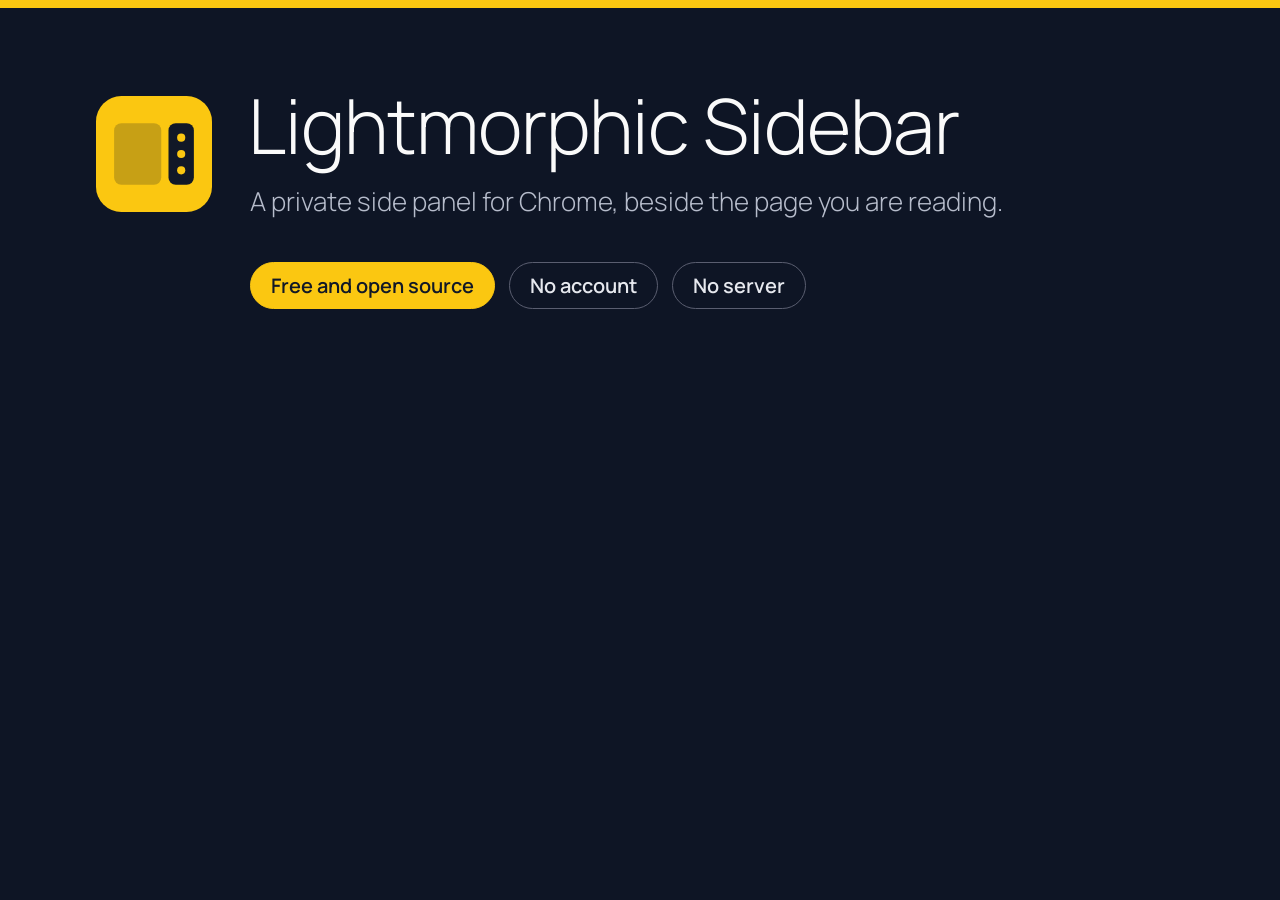
<file: docs/images/sources/banner.html>
<!doctype html>
<html lang="en-GB"><head><meta charset="utf-8">
<style>
@font-face { font-family: "Manrope"; src: url("../../../chrome/fonts/Manrope.woff2") format("woff2"); font-weight: 200 800; }
html, body { margin: 0; width: 1280px; height: 360px; overflow: hidden; }
body { background: #0e1525; font-family: "Manrope", system-ui, sans-serif; color: #fafafa; position: relative; }
.bar { position: absolute; left: 0; right: 0; top: 0; height: 8px; background: #fbc711; }
.mark { position: absolute; left: 96px; top: 96px; width: 116px; height: 116px; }
h1 { position: absolute; left: 248px; top: 84px; margin: 0; font-weight: 300; font-size: 76px; letter-spacing: -1px; line-height: 1.1; }
p { position: absolute; left: 250px; top: 184px; margin: 0; font-size: 26px; font-weight: 300; color: #b6bccb; line-height: 1.35; width: 960px; white-space: nowrap; }
.chips { position: absolute; left: 250px; top: 262px; display: flex; gap: 14px; }
.chip { padding: 9px 20px; border-radius: 999px; border: 1.5px solid #5a5e70; font-size: 20px; font-weight: 600; color: #e6e8ee; }
.chip.y { background: #fbc711; border-color: #fbc711; color: #111827; }
</style></head><body>
<div class="bar"></div>
<svg class="mark" viewBox="0 0 128 128" aria-hidden="true">
  <rect width="128" height="128" rx="28" fill="#FBC711"/>
  <rect x="20" y="30" width="52" height="68" rx="8" fill="#111827" opacity="0.22"/>
  <rect x="80" y="30" width="28" height="68" rx="8" fill="#111827"/>
  <circle cx="94" cy="46" r="4.5" fill="#FBC711"/><circle cx="94" cy="64" r="4.5" fill="#FBC711"/><circle cx="94" cy="82" r="4.5" fill="#FBC711"/>
</svg>
<h1>Lightmorphic Sidebar</h1>
<p>A private side panel for Chrome, beside the page you are reading.</p>
<div class="chips"><span class="chip y">Free and open source</span><span class="chip">No account</span><span class="chip">No server</span></div>
</body></html>
</file>
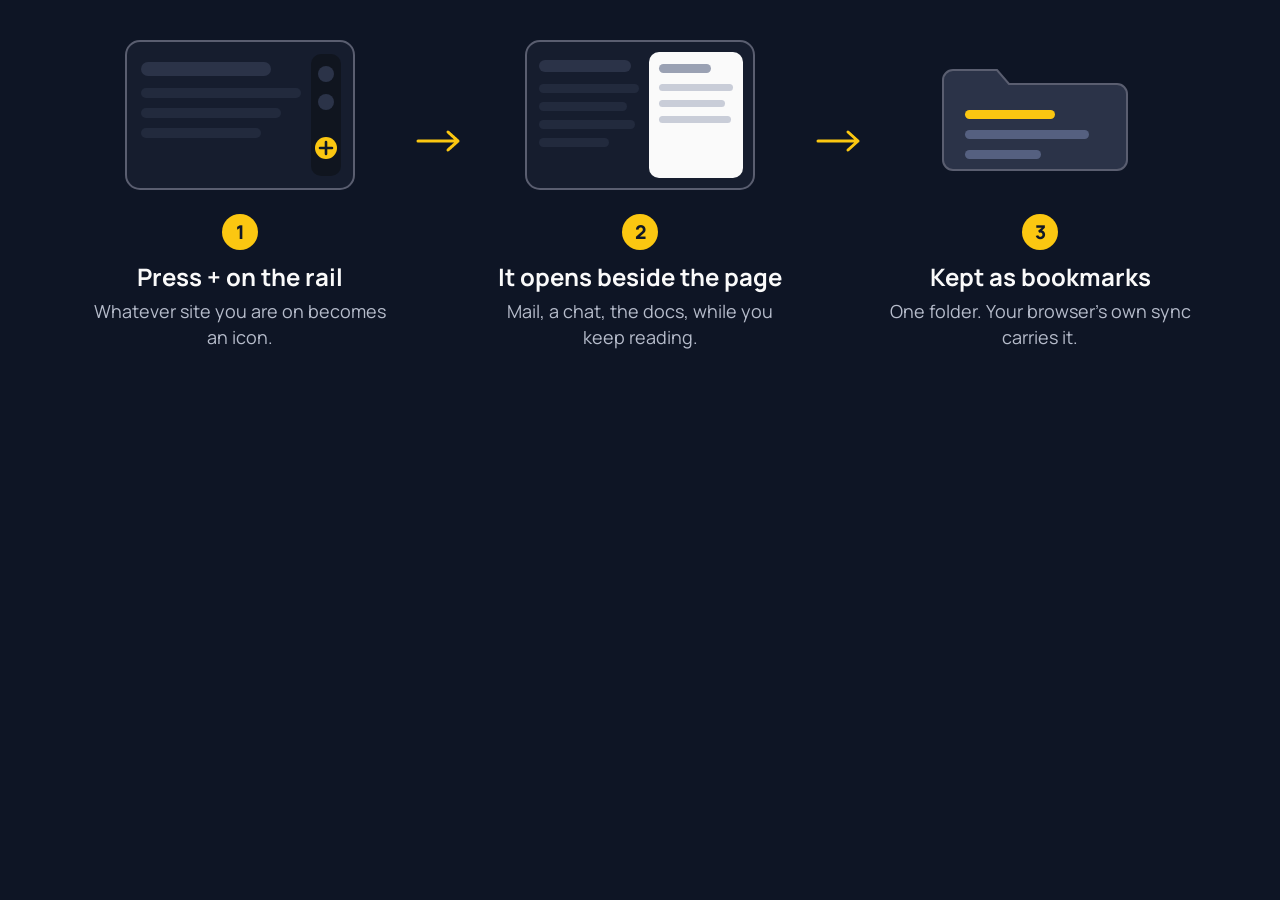
<file: docs/images/sources/how-it-works.html>
<!doctype html>
<html lang="en-GB"><head><meta charset="utf-8">
<style>
@font-face { font-family: "Manrope"; src: url("../../../chrome/fonts/Manrope.woff2") format("woff2"); font-weight: 200 800; }
html, body { margin: 0; width: 1280px; height: 380px; overflow: hidden; }
body { background: #0e1525; font-family: "Manrope", system-ui, sans-serif; color: #fafafa; display: flex; align-items: center; justify-content: center; gap: 0; }
.step { width: 330px; text-align: center; }
.pic { height: 170px; display: flex; align-items: center; justify-content: center; }
.n { display: inline-flex; width: 36px; height: 36px; border-radius: 50%; background: #fbc711; color: #111827; align-items: center; justify-content: center; font-weight: 800; font-size: 19px; margin: 14px 0 10px; }
.t { font-size: 24px; font-weight: 700; margin-bottom: 6px; }
.d { font-size: 18px; color: #b6bccb; line-height: 1.4; padding: 0 14px; }
.arrow { width: 70px; height: 170px; display: flex; align-items: center; justify-content: center; margin-bottom: 98px; }
</style></head><body>
<div class="step">
  <div class="pic"><svg width="230" height="150" viewBox="0 0 230 150" fill="none" aria-hidden="true">
    <rect x="1" y="1" width="228" height="148" rx="14" fill="#161d2e" stroke="#5a5e70" stroke-width="2"/>
    <rect x="16" y="22" width="130" height="14" rx="7" fill="#2b3348"/><rect x="16" y="48" width="160" height="10" rx="5" fill="#222a3d"/><rect x="16" y="68" width="140" height="10" rx="5" fill="#222a3d"/><rect x="16" y="88" width="120" height="10" rx="5" fill="#222a3d"/>
    <rect x="186" y="14" width="30" height="122" rx="10" fill="#10151f"/>
    <circle cx="201" cy="34" r="8" fill="#2b3348"/><circle cx="201" cy="62" r="8" fill="#2b3348"/>
    <circle cx="201" cy="108" r="11" fill="#fbc711"/><path d="M201 102v12M195 108h12" stroke="#111827" stroke-width="2.6" stroke-linecap="round"/>
  </svg></div>
  <div class="n">1</div><div class="t">Press + on the rail</div><div class="d">Whatever site you are on becomes an icon.</div>
</div>
<div class="arrow"><svg width="48" height="24" viewBox="0 0 48 24" fill="none"><path d="M2 12h40M32 3l10 9-10 9" stroke="#fbc711" stroke-width="3" stroke-linecap="round" stroke-linejoin="round" stroke-dasharray="1 0"/></svg></div>
<div class="step">
  <div class="pic"><svg width="230" height="150" viewBox="0 0 230 150" fill="none" aria-hidden="true">
    <rect x="1" y="1" width="228" height="148" rx="14" fill="#161d2e" stroke="#5a5e70" stroke-width="2"/>
    <rect x="14" y="20" width="92" height="12" rx="6" fill="#2b3348"/><rect x="14" y="44" width="100" height="9" rx="4.5" fill="#222a3d"/><rect x="14" y="62" width="88" height="9" rx="4.5" fill="#222a3d"/><rect x="14" y="80" width="96" height="9" rx="4.5" fill="#222a3d"/><rect x="14" y="98" width="70" height="9" rx="4.5" fill="#222a3d"/>
    <rect x="124" y="12" width="94" height="126" rx="10" fill="#fafafa"/>
    <rect x="134" y="24" width="52" height="9" rx="4.5" fill="#9aa1b3"/><rect x="134" y="44" width="74" height="7" rx="3.5" fill="#c9cdd8"/><rect x="134" y="60" width="66" height="7" rx="3.5" fill="#c9cdd8"/><rect x="134" y="76" width="72" height="7" rx="3.5" fill="#c9cdd8"/>
  </svg></div>
  <div class="n">2</div><div class="t">It opens beside the page</div><div class="d">Mail, a chat, the docs, while you keep reading.</div>
</div>
<div class="arrow"><svg width="48" height="24" viewBox="0 0 48 24" fill="none"><path d="M2 12h40M32 3l10 9-10 9" stroke="#fbc711" stroke-width="3" stroke-linecap="round" stroke-linejoin="round"/></svg></div>
<div class="step">
  <div class="pic"><svg width="230" height="150" viewBox="0 0 230 150" fill="none" aria-hidden="true">
    <path d="M18 40a10 10 0 0 1 10-10h44l12 14h108a10 10 0 0 1 10 10v66a10 10 0 0 1-10 10H28a10 10 0 0 1-10-10z" fill="#2b3348" stroke="#5a5e70" stroke-width="2"/>
    <rect x="40" y="70" width="90" height="9" rx="4.5" fill="#fbc711"/><rect x="40" y="90" width="124" height="9" rx="4.5" fill="#556080"/><rect x="40" y="110" width="76" height="9" rx="4.5" fill="#556080"/>
  </svg></div>
  <div class="n">3</div><div class="t">Kept as bookmarks</div><div class="d">One folder. Your browser's own sync carries it.</div>
</div>
</body></html>
</file>
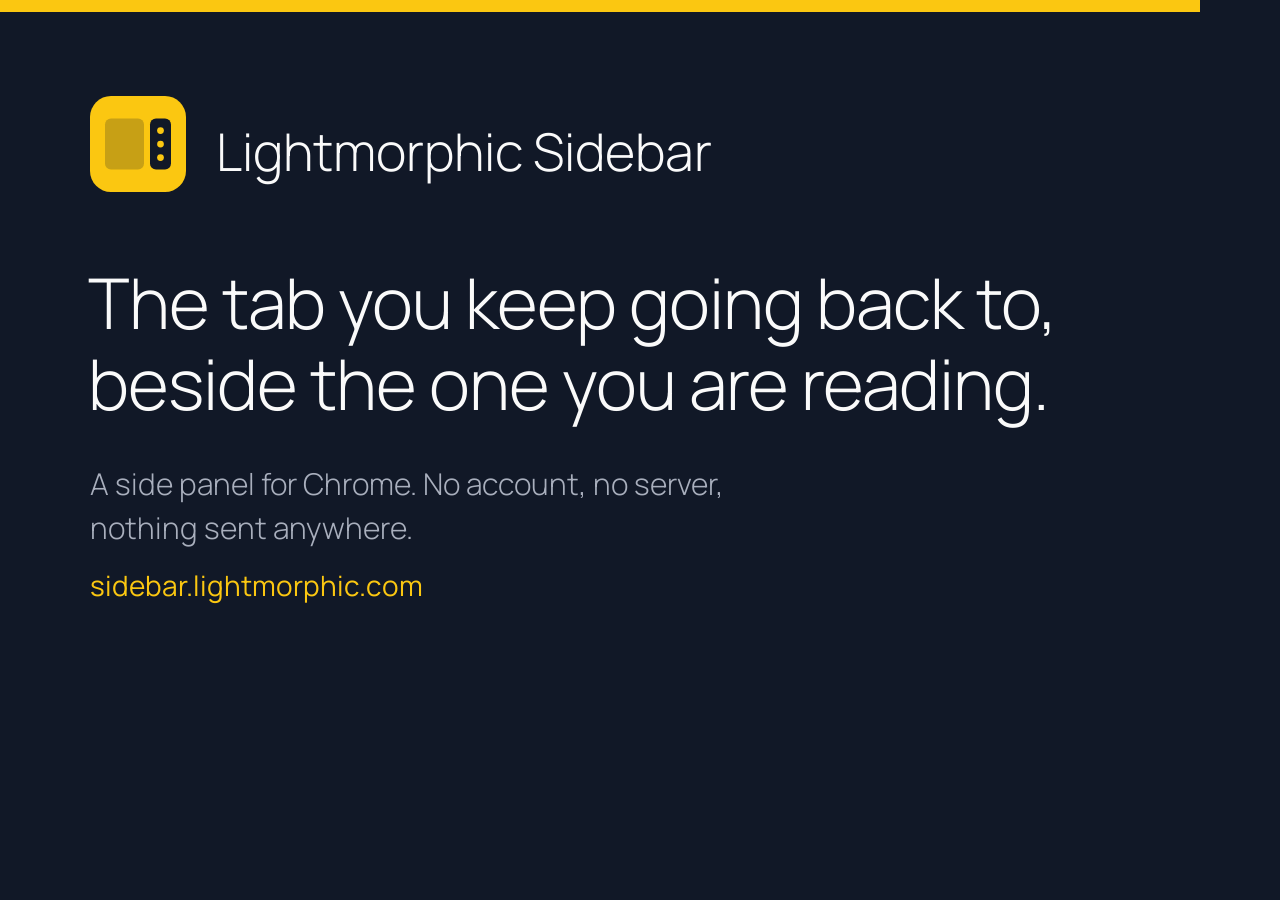
<file: docs/images/sources/share.html>
<!doctype html>
<html lang="en-GB"><head><meta charset="utf-8">
<style>
@font-face { font-family: "Manrope"; src: url("../../../chrome/fonts/Manrope.woff2") format("woff2"); font-weight: 200 800; }
html, body { margin: 0; width: 1200px; height: 630px; overflow: hidden; }
body { background: #111827; font-family: "Manrope", system-ui, sans-serif; color: #fafafa; position: relative; }
.bar { position: absolute; left: 0; right: 0; top: 0; height: 12px; background: #fbc711; }
.mark { position: absolute; left: 90px; top: 96px; width: 96px; height: 96px; }
.name { position: absolute; left: 216px; top: 116px; font-size: 52px; font-weight: 300; }
h1 { position: absolute; left: 88px; top: 262px; margin: 0; font-size: 70px; font-weight: 300; line-height: 1.15; letter-spacing: -1px; }
.sub { position: absolute; left: 90px; top: 462px; font-size: 30px; font-weight: 300; color: #a9afbd; line-height: 1.45; width: 700px; }
.url { position: absolute; left: 90px; top: 566px; font-size: 28px; color: #fbc711; }
</style></head><body>
<div class="bar"></div>
<svg class="mark" viewBox="0 0 128 128" aria-hidden="true">
  <rect width="128" height="128" rx="28" fill="#FBC711"/>
  <rect x="20" y="30" width="52" height="68" rx="8" fill="#111827" opacity="0.22"/>
  <rect x="80" y="30" width="28" height="68" rx="8" fill="#111827"/>
  <circle cx="94" cy="46" r="4.5" fill="#FBC711"/><circle cx="94" cy="64" r="4.5" fill="#FBC711"/><circle cx="94" cy="82" r="4.5" fill="#FBC711"/>
</svg>
<div class="name">Lightmorphic Sidebar</div>
<h1>The tab you keep going back to,<br>beside the one you are reading.</h1>
<div class="sub">A side panel for Chrome. No account, no server, nothing sent anywhere.</div>
<div class="url">sidebar.lightmorphic.com</div>
</body></html>
</file>
<file: site/legal.css>
/* The five legal pages. One stylesheet so they cannot drift apart. */
@font-face {
  font-family: "Manrope";
  src: url("fonts/Manrope.woff2") format("woff2");
  font-weight: 200 800;
  font-display: swap;
}

:root {
  color-scheme: dark;
  --bg: #101013;
  --fg: #f2f1ec;
  --panel: #191920;
  --panel-border: rgba(242, 241, 236, 0.12);
  --muted-fg: #9b9a94;
  --accent: #fbc711;
  --link: #ffd34d;
  --panel-radius: 1.375rem;
}

* { box-sizing: border-box; }

body {
  margin: 0;
  background: var(--bg);
  color: var(--fg);
  font-family: "Manrope", system-ui, sans-serif;
  line-height: 1.6;
  display: flex;
  justify-content: center;
  padding: 3rem 1.25rem;
}

main {
  max-width: 65ch;
  width: 100%;
  background: var(--panel);
  border: 1px solid var(--panel-border);
  border-radius: var(--panel-radius);
  padding: clamp(1.25rem, 5vw, 2.5rem);
}

.mark { display: block; width: 56px; height: 56px; margin-bottom: 1.25rem; }
.back { display: inline-block; text-decoration: none; }

h1 { font-size: 2rem; font-weight: 700; letter-spacing: -0.02em; margin: 0 0 0.5rem; }
h2 { font-size: 1.125rem; font-weight: 600; margin: 2rem 0 0.6rem; }
p, li { margin: 0 0 1.1rem; }

ul { padding-left: 1.2rem; }
a { color: var(--link); overflow-wrap: anywhere; }
a:hover { color: var(--accent); }

.lede { color: var(--muted-fg); }

.legal {
  margin-top: 2.5rem;
  padding-top: 1.25rem;
  border-top: 1px solid var(--panel-border);
  display: flex;
  flex-wrap: wrap;
  align-items: flex-end;
  justify-content: space-between;
  gap: 1rem 2rem;
  color: var(--muted-fg);
  font-size: 0.8125rem;
  line-height: 1.5;
}

.legal p { margin: 0; }
.legal .line { display: block; }
.legal a { color: var(--muted-fg); text-decoration: none; }
.legal a:hover { color: var(--fg); }

.legal nav {
  margin-left: auto;
  display: flex;
  flex-wrap: wrap;
  justify-content: flex-end;
  gap: 0.35rem 1.25rem;
}

@media (max-width: 34rem) {
  .legal nav { margin-left: 0; justify-content: flex-start; }
}

.oss-bar {
  margin-top: 2rem;
  padding-top: 1.25rem;
  border-top: 1px solid var(--panel-border);
  color: var(--muted-fg);
  font-size: 0.9375rem;
  display: flex;
  flex-wrap: wrap;
  align-items: center;
  justify-content: space-between;
  gap: 0.5rem 1rem;
  text-align: left;
}
.oss-bar .marks { display: flex; align-items: center; gap: 2px; margin-left: -10px; }
.oss-bar .marks a {
  display: inline-flex; align-items: center; justify-content: center;
  width: 44px; height: 44px; border-radius: 8px;
  color: var(--muted-fg); text-decoration: none;
}
.oss-bar .marks a:hover { color: var(--fg); background: var(--panel-border); }
.oss-bar .marks svg { width: 21px; height: 21px; display: block; }
.oss-bar nav {
  flex: 0 1 auto; max-width: 100%;
  display: flex; flex-wrap: wrap; justify-content: flex-end;
  margin-right: -6px;
}
.oss-bar nav a {
  display: inline-flex; align-items: center; justify-content: center;
  padding: 12px 6px; min-width: 44px; min-height: 44px;
  color: var(--muted-fg); font-size: 0.9375rem; text-decoration: none;
}
.oss-bar nav a:hover { color: var(--fg); }
.oss-bar + .legal { margin-top: 0; }
@media (max-width: 700px) {
  .oss-bar nav { justify-content: flex-start; margin-left: -6px; margin-right: 0; }
}
</file>
<file: chrome/sidebar/sidebar.css>
@font-face {
  font-family: "Manrope";
  src: url("../fonts/Manrope.woff2") format("woff2");
  font-weight: 200 800;
  font-display: swap;
}
:root {
  color-scheme: dark;
  --bg: #09090b; --fg: #fafafa;
  --panel: #1b1d29; --panel-border: rgba(255, 255, 255, 0.09);
  --border: #27272a; --muted: #1c1c1f; --muted-fg: #b4b5bd;
  --accent: #fbc711; --accent-hover: #ddaf0f; --on-accent: #645007;
  --danger: #f34236; --danger-bg: #350f0c;
  --radius: 0.875rem;
  --rail-width: 44px;
  --edge: #5a5e70;
  --tip-bg: #fafafa; --tip-fg: #111827;
}

* { box-sizing: border-box; }

::placeholder {
  color: var(--muted-fg);
  opacity: 1;
}

body {
  margin: 0;
  height: 100vh;
  font-family: "Manrope", system-ui, sans-serif;
  font-size: 1rem;
  line-height: 1.55;
  background: var(--bg);
  color: var(--fg);
}

.shell {
  display: flex;
  position: relative;
  flex-direction: row-reverse;
  height: 100%;
}

.shell.rail-left { flex-direction: row; }

.shell.rail-left .rail {
  border-left: 0;
  border-right: 1px solid var(--border);
}

.rail {
  width: var(--rail-width);
  flex-shrink: 0;
  display: flex;
  flex-direction: column;
  align-items: center;
  padding: 0.5rem 0;
  gap: 0.25rem;
  border-left: 1px solid var(--border);
  background: var(--muted);
}

.shell.folded .content { display: none; }

.shell.folded .rail { border-left: 0; }

.rail-btn-min svg { transition: transform 0.18s ease; }

.shell.folded .rail-btn-min svg { transform: scaleX(-1); }

.rail-btn {
  position: relative;
  width: 34px;
  height: 34px;
  display: flex;
  align-items: center;
  justify-content: center;
  background: none;
  border: none;
  border-radius: var(--radius);
  color: var(--muted-fg);
  cursor: pointer;
  flex-shrink: 0;
}

.rail-dot {
  position: absolute;
  top: 4px;
  right: 4px;
  width: 7px;
  height: 7px;
  border-radius: 50%;
  background: var(--accent);
  border: 1.5px solid var(--muted);
}

.rail-btn svg { width: 19px; height: 19px; }

.rail-btn:hover { background: var(--panel); color: var(--fg); }

.rail-btn.active {
  background: var(--accent);
  color: var(--on-accent);
}

.rail-btn:focus-visible { outline: 2px solid var(--accent); outline-offset: 2px; }

.rail-btn[data-tip]::after {
  content: attr(data-tip);
  position: absolute;
  right: calc(100% + 9px);
  top: 50%;
  transform: translateY(-50%);
  background: var(--tip-bg);
  color: var(--tip-fg);
  font-weight: 700;
  font-size: 0.8125rem;
  line-height: 1;
  white-space: nowrap;
  padding: 6px 9px;
  border-radius: 7px;
  box-shadow: 0 4px 14px rgba(0,0,0,.20);
  opacity: 0;
  pointer-events: none;
  transition: opacity 0.12s ease 0.4s;
  z-index: 60;
}

.rail-btn[data-tip]::before {
  content: "";
  position: absolute;
  right: calc(100% + 3px);
  top: 50%;
  transform: translateY(-50%);
  border: 6px solid transparent;
  border-left-color: var(--tip-bg);
  opacity: 0;
  pointer-events: none;
  transition: opacity 0.12s ease 0.4s;
  z-index: 60;
}

.rail-btn[data-tip]:hover::after,
.rail-btn[data-tip]:hover::before { opacity: 1; }

.rail-spacer { flex: 1; }

.rail-logo { padding: 0; }
.rail-logo img { display: block; border-radius: 5px; }
.rail-logo:hover img { opacity: 0.85; }

.rail-btn-min { color: var(--muted-fg); }
.rail-btn-min:hover { color: var(--fg); }

.rail-sites .rail-btn.drop-target { outline: 2px solid var(--accent); outline-offset: 2px; }

.shield-levels { display: flex; flex-direction: column; gap: 0.375rem; margin-bottom: 0.75rem; }
.shield-level {
  display: flex; align-items: flex-start; gap: 0.5rem;
  padding: 0.5rem 0.625rem;
  border: 1px solid var(--panel-border);
  border-radius: var(--radius);
  background: var(--panel);
  cursor: pointer;
}
.shield-level:has(input:checked) { border-color: var(--accent); }
.shield-level input { margin-top: 0.2rem; accent-color: var(--accent); }
.shield-level span { display: flex; flex-direction: column; gap: 0.125rem; }
.shield-level small { color: var(--muted-fg); }
.shield-site-host { font-weight: 600; word-break: break-all; }

.select-row {
  display: flex; align-items: center; justify-content: space-between;
  gap: 0.5rem; margin-bottom: 0.625rem; font-size: 0.9375rem;
}
.select-row select {
  padding: 0.375rem 0.5rem;
  border: 1px solid var(--panel-border);
  border-radius: var(--radius);
  background: var(--panel);
  color: var(--fg);
  font: inherit; font-size: 0.875rem;
}

.rail-divider {
  width: 22px;
  border-top: 1px solid var(--border);
  margin: 0.375rem 0;
  flex-shrink: 0;
}

.rail-sites {
  display: flex;
  flex-direction: column;
  align-items: center;
  gap: 0.25rem;
  overflow-y: auto;
  max-height: 40%;
  flex-shrink: 0;
}

.rail-site-icon {
  width: 18px;
  height: 18px;
  border-radius: 4px;
}

.content {
  flex: 1;
  min-width: 0;
  display: flex;
  flex-direction: column;
}

.panel-view {
  display: none;
  flex: 1;
  min-height: 0;
  flex-direction: column;
  padding: 0.75rem;
  gap: 0.5rem;
  overflow-y: auto;
}

.panel-view.active { display: flex; }

.pad-wrap {
  position: relative;
  flex: 1;
  display: flex;
  min-height: 0;
}

.pad-hint {
  position: absolute;
  inset: 0;
  margin: 0;
  padding: 2rem;
  display: flex;
  flex-direction: column;
  align-items: center;
  justify-content: center;
  gap: 0.6rem;
  text-align: center;
  pointer-events: none;
  color: var(--fg);
  font-size: 1.6rem;
  font-weight: 600;
  opacity: 0.8;
}

.pad-hint span {
  font-size: 1rem;
  font-weight: 400;
  line-height: 1.5;
  max-width: 24ch;
}

#notepad:not(:placeholder-shown) + .pad-hint,
#notepad:focus + .pad-hint { opacity: 0; }

#notepad {
  flex: 1;
  width: 100%;
  resize: none;
  border: 1px solid var(--edge);
  border-radius: var(--radius);
  background: var(--panel);
  color: var(--fg);
  font: inherit;
  padding: 0.75rem;
  box-sizing: border-box;
}

#notepad:focus-visible { outline: 2px solid var(--accent); outline-offset: 2px; }

.panel-list {
  display: flex;
  flex-direction: column;
  gap: 0.375rem;
}

.panel-item {
  display: flex;
  align-items: center;
  gap: 0.5rem;
  padding: 0.5rem 0.625rem;
  border: 1px solid var(--edge);
  border-radius: var(--radius);
  background: var(--panel);
  cursor: pointer;
  font-size: 0.9375rem;
}

.panel-item span { flex: 1; overflow: hidden; text-overflow: ellipsis; white-space: nowrap; }

.panel-item button {
  background: none;
  border: none;
  color: var(--muted-fg);
  cursor: pointer;
  font-size: 0.9375rem;
  line-height: 1;
}

.add-manual { font-size: 0.875rem; }
.add-manual summary {
  color: var(--muted-fg);
  cursor: pointer;
  padding: 0.25rem 0;
}
.add-manual .add-row { margin-top: 0.375rem; }

.add-row { display: flex; gap: 0.375rem; }

.snippet-add-row { flex-direction: column; }
.snippet-add-row textarea {
  min-height: 4.5rem;
  padding: 0.5rem 0.625rem;
  border: 1px solid var(--panel-border);
  border-radius: var(--radius);
  background: var(--panel);
  color: var(--fg);
  font: inherit;
  resize: vertical;
}

.add-row input {
  flex: 1;
  padding: 0.5rem 0.625rem;
  border: 1px solid var(--panel-border);
  border-radius: var(--radius);
  background: var(--panel);
  color: var(--fg);
  font: inherit;
}

.btn-primary {
  background: var(--accent);
  color: var(--on-accent);
  border: none;
  border-radius: var(--radius);
  font-weight: 600;
  font: inherit;
  padding: 0.5rem 0.875rem;
  cursor: pointer;
}

.btn-secondary {
  background: var(--muted);
  color: var(--fg);
  border: 1px solid var(--border);
  border-radius: var(--radius);
  font-weight: 600;
  font: inherit;
  padding: 0.5rem 0.875rem;
  cursor: pointer;
  align-self: flex-start;
}

.frame-clip {
  flex: 1;
  min-height: 0;
  width: 100%;
  border: 1px solid var(--panel-border);
  border-radius: var(--radius);
  overflow: hidden;
}
.frame-clip[hidden] { display: none; }

.web-frame {
  display: block;
  border: 0;
  width: calc(100% / var(--zoom, 1));
  height: calc(100% / var(--zoom, 1));
  transform: scale(var(--zoom, 1));
  transform-origin: 0 0;
}

.panel-zoom {
  width: auto !important;
  padding: 0 0.4rem;
  font-size: 0.875rem !important;
  font-weight: 600;
  color: var(--muted-fg);
}
.panel-zoom:hover { color: var(--fg); }

.app-footer {
  flex-shrink: 0;
  border-top: 1px solid var(--border);
  background: var(--muted);
  padding: 0.25rem 0.5rem;
}

.update-widget {
  display: flex;
  align-items: center;
  gap: 0.5rem;
  padding: 0.25rem 0.375rem;
  background: none;
  border: none;
  border-radius: var(--radius);
  cursor: pointer;
  font-family: inherit;
}

.update-widget:hover { background: var(--panel); }
.update-widget:focus-visible { outline: 2px solid var(--accent); outline-offset: 2px; }

.update-dot {
  width: 0.75rem;
  height: 0.75rem;
  border-radius: 50%;
  background: var(--muted-fg);
  flex-shrink: 0;
}

.update-dot.ok { background: #4bae4f; }
.update-dot.update { background: var(--accent); }
.update-dot.ready { background: #2295f1; }
.update-dot.error { background: #f34236; }

.update-dot.downloading {
  background: none;
  border: 2px solid var(--accent);
  border-top-color: transparent;
  animation: sidebar-spin 0.8s linear infinite;
}

.update-dot.pulse { animation: sidebar-pulse 0.6s ease-in-out 2; }

@keyframes sidebar-pulse {
  50% { transform: scale(1.3); }
}

.update-version {
  font-size: 0.875rem;
  font-weight: 600;
  color: var(--fg);
}

.settings-heading {
  font-size: 1.0625rem;
  font-weight: 600;
  margin: 0;
}

.status-row {
  display: flex;
  align-items: center;
  gap: 0.5rem;
  padding: 0.5rem 0.625rem;
  border: 1px solid var(--panel-border);
  border-radius: var(--radius);
  background: var(--panel);
  font-size: 0.875rem;
  color: var(--muted-fg);
}

.status-dot {
  width: 8px;
  height: 8px;
  border-radius: 50%;
  background: var(--muted-fg);
  flex-shrink: 0;
}

.status-dot.ok { background: #4bae4f; }
.status-dot.update { background: var(--accent); }
.status-dot.error { background: #f34236; }
.status-dot.ready { background: #2295f1; }

.status-dot.downloading {
  background: none;
  border: 2px solid var(--accent);
  border-top-color: transparent;
  animation: sidebar-spin 0.8s linear infinite;
}

@keyframes sidebar-spin {
  to { transform: rotate(360deg); }
}

.settings-form {
  display: flex;
  flex-direction: column;
}

.settings-form label {
  display: block;
  font-size: 0.9375rem;
  font-weight: 600;
  margin-bottom: 0.75rem;
}

.settings-form input[type="password"], .settings-form input[type="url"] {
  display: block;
  width: 100%;
  margin-top: 0.25rem;
  padding: 0.5rem 0.625rem;
  border: 1px solid var(--panel-border);
  border-radius: var(--radius);
  background: var(--panel);
  color: var(--fg);
  font: inherit;
  font-weight: 400;
  box-sizing: border-box;
}

.checkbox-row { display: flex; align-items: center; gap: 0.5rem; }
.checkbox-row input { width: auto; margin: 0; }

.hint { font-size: 0.875rem; color: var(--muted-fg); margin: -0.5rem 0 0.75rem; }

.empty-state {
  font-size: 0.875rem;
  color: var(--muted-fg);
  line-height: 1.5;
  margin: 0;
}

.panel-nav {
  display: flex;
  align-items: center;
  gap: 0.25rem;
  padding-bottom: 0.5rem;
  flex-shrink: 0;
}
.panel-nav button {
  width: 34px;
  height: 34px;
  display: flex;
  align-items: center;
  justify-content: center;
  background: none;
  border: none;
  border-radius: var(--radius);
  color: var(--fg);
  cursor: pointer;
  flex-shrink: 0;
}
.panel-nav button svg { width: 20px; height: 20px; }
.panel-nav button:hover { background: var(--muted); }
.panel-nav button:focus-visible { outline: 2px solid var(--accent); outline-offset: 2px; }
#panelPopOut {
  width: auto;
  height: 34px;
  gap: 0.35rem;
  padding: 0 0.7rem;
  margin-left: auto;
  background: var(--muted);
  border: 1px solid var(--border);
  font: 500 0.875rem/1 inherit;
  font-family: inherit;
}

#panelPopOut svg { width: 17px; height: 17px; }

#panelPopOut:hover {
  background: var(--accent);
  border-color: transparent;
  color: #111827;
}

@media (max-width: 400px) {
  .panel-nav-host { display: none; }
}

.panel-nav-host {
  flex: 0 1 auto;
  min-width: 0;
  margin-left: 0.25rem;
  font-size: 0.875rem;
  color: var(--muted-fg);
  overflow: hidden;
  text-overflow: ellipsis;
  white-space: nowrap;
}

dialog#welcomeDialog {
  margin: auto;
  border: 1px solid var(--edge);
  border-radius: 12px;
  background: var(--panel);
  color: var(--fg);
  padding: 1rem 1.1rem 1.1rem;
  width: min(300px, calc(100vw - 1.5rem));
  max-height: calc(100vh - 1.5rem);
  overflow: hidden;
  box-shadow: 0 18px 44px rgba(0, 0, 0, 0.55);
  font-size: 0.9375rem;
  line-height: 1.5;
}

dialog#welcomeDialog::backdrop { background: rgba(0, 0, 0, 0.55); }

dialog#welcomeDialog[open] { display: flex; flex-direction: column; }

dialog#welcomeDialog p { margin: 0 0 0.6rem; }

.dialog-body { overflow-y: auto; min-height: 0; }

.dialog-body p:last-child { margin-bottom: 0; }

.dialog-title {
  font-size: 1.0625rem;
  font-weight: 700;
  color: var(--accent);
}

.dialog-then { color: var(--muted-fg); }

dialog#welcomeDialog .dialog-actions {
  flex-direction: column-reverse;
  gap: 0.4rem;
  margin-top: 0.9rem;
}

dialog#welcomeDialog .dialog-actions button {
  width: 100%;
  align-self: stretch;
  padding: 0.55rem 0.8rem;
}

dialog#siteDialog {
  border: 1px solid var(--panel-border);
  border-radius: 1rem;
  background: var(--panel);
  color: var(--fg);
  padding: 1.1rem;
  width: min(320px, 92vw);
}
dialog#siteDialog::backdrop { background: rgba(0, 0, 0, 0.45); }
dialog#siteDialog h2 { margin: 0 0 0.75rem; font-size: 1rem; font-weight: 600; }
dialog#siteDialog label { display: block; font-size: 0.9375rem; font-weight: 600; }
dialog#siteDialog input {
  display: block;
  width: 100%;
  margin-top: 0.375rem;
  padding: 0.5rem 0.625rem;
  border: 1px solid var(--panel-border);
  border-radius: var(--radius);
  background: var(--bg);
  color: var(--fg);
  font: inherit;
  font-weight: 400;
  box-sizing: border-box;
}
.dialog-actions {
  display: flex;
  justify-content: flex-end;
  gap: 0.5rem;
  margin-top: 1rem;
}

.ctx-menu[hidden],
.panel-nav[hidden],
.web-frame[hidden] { display: none; }

.ctx-menu {
  position: fixed;
  z-index: 100;
  min-width: 120px;
  padding: 0.25rem;
  background: var(--panel);
  border: 1px solid var(--panel-border);
  border-radius: 0.625rem;
  box-shadow: 0 8px 24px -8px rgba(0, 0, 0, 0.4);
  display: flex;
  flex-direction: column;
}
.ctx-menu button {
  text-align: left;
  padding: 0.4rem 0.625rem;
  background: none;
  border: none;
  border-radius: var(--radius);
  color: var(--fg);
  font: inherit;
  font-size: 0.9375rem;
  cursor: pointer;
}
.ctx-menu button:hover { background: var(--muted); }
.ctx-menu button[data-act="delete"] { color: #f34236; }

.snippet-row {
  position: relative;
  display: flex;
  align-items: stretch;
  gap: 0.375rem;
  margin-bottom: 0.5rem;
}

.snippet-row-open { display: block; }

.snippet-text {
  display: block;
  flex: 1;
  min-width: 0;
  text-align: left;
  font: inherit;
  color: inherit;
  background: var(--muted);
  border: 1px solid var(--border);
  border-radius: var(--radius);
  padding: 0.625rem 0.75rem;
  cursor: pointer;
  line-height: 1.45;
  box-sizing: border-box;
}

.snippet-clamp {
  display: -webkit-box;
  -webkit-line-clamp: 2;
  -webkit-box-orient: vertical;
  line-clamp: 2;
  overflow: hidden;
  white-space: pre-wrap;
}

.snippet-text:hover { border-color: var(--accent); }

.snippet-row[data-flash]::after {
  content: attr(data-flash);
  position: absolute;
  top: 50%;
  right: 0.75rem;
  transform: translateY(-50%);
  background: var(--accent);
  color: var(--on-accent);
  font-size: 0.8125rem;
  font-weight: 600;
  padding: 0.125rem 0.5rem;
  border-radius: 999px;
}

.snippet-edit {
  display: block;
  width: 100%;
  box-sizing: border-box;
  font: inherit;
  color: inherit;
  background: var(--panel);
  border: 1px solid var(--accent);
  border-radius: var(--radius);
  padding: 0.625rem 0.75rem;
  resize: vertical;
}

.snippet-delete {
  flex: 0 0 auto;
  display: grid;
  place-items: center;
  width: 1.875rem;
  border: 1px solid transparent;
  border-radius: var(--radius);
  background: none;
  color: var(--muted-fg);
  cursor: pointer;
  opacity: 0;
  transition: opacity 0.12s ease, color 0.12s ease;
}

.snippet-delete svg { width: 1.125rem; height: 1.125rem; }

.snippet-row:hover .snippet-delete,
.snippet-delete:focus-visible { opacity: 1; }

.snippet-delete:hover { color: var(--danger); }

.snippet-delete.armed {
  opacity: 1;
  background: var(--danger-bg);
  border-color: var(--danger);
  color: var(--danger);
}

.snippet-add-wrap {
  display: flex;
  flex-direction: column;
  gap: 0.75rem;
}

.snippets-empty .snippet-add-wrap {
  flex: 1;
  justify-content: center;
  align-items: center;
  text-align: center;
  padding: 0 0.5rem 3rem;
}

.snippets-empty .snippet-add {
  max-width: 22rem;
  min-height: 5.5rem;
  font-size: 1rem;
}

.snippet-first { display: none; }

.snippets-empty .snippet-first {
  display: flex;
  flex-direction: column;
  gap: 0.5rem;
  margin: 0;
  order: -1;
  color: var(--fg);
  font-size: 1.4rem;
  font-weight: 600;
  opacity: 0.85;
}

.snippet-first span {
  font-size: 0.95rem;
  font-weight: 400;
  line-height: 1.5;
  max-width: 26ch;
  opacity: 0.85;
}

.snippets-empty .hint,
.snippets-empty .panel-list { display: none; }

.snippet-add {
  display: block;
  width: 100%;
  box-sizing: border-box;
  font: inherit;
  color: inherit;
  background: var(--panel);
  border: 1px dashed var(--edge);
  border-radius: var(--radius);
  padding: 0.75rem 0.85rem;
  resize: vertical;
}

.snippet-add:focus { border-style: solid; border-color: var(--accent); }

.version-line {
  margin-top: 1.5rem;
  opacity: 0.7;
}

.info-hero {
  display: flex;
  align-items: center;
  gap: 0.875rem;
  margin-bottom: 1.25rem;
}

.info-hero img { border-radius: 12px; }
.info-hero h2 { margin: 0; font-size: 1.25rem; font-weight: 700; letter-spacing: -0.01em; }
.info-hero p { margin: 0.125rem 0 0; color: var(--muted-fg); font-size: 0.9375rem; }

.info-card {
  background: var(--panel);
  border: 1px solid var(--panel-border);
  border-radius: var(--radius);
  padding: 1rem;
  margin-bottom: 0.875rem;
}

.info-art {
  display: block;
  width: 100%;
  height: auto;
  margin-bottom: 0.75rem;
  color: var(--fg);
  stroke-width: 1.4;
}

.info-card h3 {
  margin: 0 0 0.375rem;
  font-size: 0.9375rem;
  font-weight: 600;
}

.info-card p { margin: 0 0 0.625rem; font-size: 0.9375rem; line-height: 1.55; }
.info-card p:last-child { margin-bottom: 0; }

.info-aside { color: var(--muted-fg); font-size: 0.875rem !important; }

.info-links {
  display: grid;
  gap: 0.5rem;
  margin: 1.25rem 0 0;
}

.info-link {
  display: flex;
  flex-direction: column;
  align-items: flex-start;
  gap: 0.125rem;
  text-align: left;
  font: inherit;
  color: inherit;
  background: var(--muted);
  border: 1px solid var(--border);
  border-radius: var(--radius);
  padding: 0.625rem 0.75rem;
  cursor: pointer;
}

.info-link:hover { border-color: var(--accent); }
.info-link span { font-weight: 600; font-size: 0.9375rem; }
.info-link small { color: var(--muted-fg); font-size: 0.8125rem; }

.search-stage {
  flex: 1;
  display: flex;
  flex-direction: column;
  align-items: center;
  justify-content: center;
  padding: 1rem 0;
  padding-bottom: 3rem;
}

.search-mark { border-radius: 14px; }

.search-word {
  margin: 0.75rem 0 1.5rem;
  font-size: 1.375rem;
  font-weight: 700;
  letter-spacing: -0.02em;
}

.search-row { display: flex; width: 100%; }

.search-row input {
  flex: 1;
  min-width: 0;
  font: inherit;
  color: inherit;
  background: var(--panel);
  border: 1px solid var(--border);
  border-radius: 999px;
  padding: 0.625rem 1rem;
}
.search-row input:focus { border-color: var(--accent); outline: none; }
.search-row input::-webkit-search-cancel-button { filter: grayscale(1); }

.engines {
  display: flex;
  justify-content: center;
  gap: 0.375rem;
  margin-top: 0.875rem;
}

.engine {
  width: 2rem;
  height: 2rem;
  display: grid;
  place-items: center;
  font: inherit;
  font-size: 0.875rem;
  font-weight: 700;
  color: var(--muted-fg);
  background: none;
  border: 1px solid var(--border);
  border-radius: 50%;
  cursor: pointer;
  padding: 0;
}

.engine:hover { color: var(--fg); border-color: var(--muted-fg); }

.engine[aria-pressed="true"] {
  background: var(--accent);
  border-color: var(--accent);
  color: var(--on-accent);
}
















.recent-toggle {
  position: absolute;
  top: 0.75rem;
  right: 0.75rem;
  z-index: 5;
  width: 1.875rem;
  height: 1.875rem;
  display: grid;
  place-items: center;
  background: none;
  border: 0;
  border-radius: 50%;
  color: var(--muted-fg);
  cursor: pointer;
}
.recent-toggle:hover { color: var(--fg); background: var(--muted); }
.recent-toggle svg { width: 1.0625rem; height: 1.0625rem; }
.recent-toggle[hidden] { display: none; }

.recent-drawer {
  position: absolute;
  top: 0;
  right: 0;
  bottom: 0;
  width: min(15rem, 78%);
  z-index: 6;
  padding: 0.75rem;
  overflow-y: auto;
  background: var(--panel);
  border-left: 1px solid var(--panel-border);
  box-shadow: -18px 0 34px -22px rgba(0, 0, 0, 0.55);
  transform: translateX(100%);
  transition: transform 0.2s ease;
}
.recent-drawer.open { transform: translateX(0); }
.recent-drawer[hidden] { display: none; }

.recent-head-row { display: flex; align-items: center; gap: 0.5rem; }
.recent-head { margin: 0; flex: 1; }

.recent-close {
  width: 1.5rem;
  height: 1.5rem;
  display: grid;
  place-items: center;
  background: none;
  border: 0;
  border-radius: 50%;
  color: var(--muted-fg);
  cursor: pointer;
}
.recent-close:hover { color: var(--fg); background: var(--muted); }
.recent-close svg { width: 0.875rem; height: 0.875rem; }

#panel-search { position: relative; overflow: hidden; }

.footnote {
  margin: auto 0 0;
  padding-top: 1.5rem;
  display: flex;
  justify-content: center;
}

.footnote-label {
  display: inline-flex;
  align-items: center;
  gap: 0.4rem;
  padding: 0.35rem 0.7rem;
  border-radius: 999px;
  background: var(--panel);
  border: 1px solid var(--edge);
  color: var(--muted-fg);
  font-size: 0.875rem;
  line-height: 1.3;
}

.footnote-label svg { width: 14px; height: 14px; flex-shrink: 0; opacity: 0.9; }

#panel-search.active { display: flex; flex-direction: column; }

.allow-all {
  display: flex;
  align-items: center;
  gap: 0.75rem;
  margin-top: 0.875rem;
  padding-top: 0.875rem;
  border-top: 1px solid var(--panel-border);
}
.allow-all > div { flex: 1; min-width: 0; }
.allow-all-title { margin: 0 0 0.125rem; font-size: 0.9375rem; font-weight: 600; }
.allow-all .btn-secondary { flex: 0 0 auto; white-space: nowrap; }

.panel-nav button:disabled { opacity: 0.3; cursor: default; }

* {
  scrollbar-width: thin;
  scrollbar-color: transparent transparent;
}

*:hover,
*:focus-within {
  scrollbar-color: var(--scroll-thumb) transparent;
}

:root {
  --scroll-thumb: rgba(255, 255, 255, 0.18);
  --scroll-thumb-strong: rgba(255, 255, 255, 0.34);
}

::-webkit-scrollbar { width: 8px; height: 8px; }
::-webkit-scrollbar-track { background: transparent; }
::-webkit-scrollbar-corner { background: transparent; }

::-webkit-scrollbar-thumb {
  background: transparent;
  border-radius: 999px;
  border: 2px solid transparent;
  background-clip: content-box;
}

:hover::-webkit-scrollbar-thumb { background: var(--scroll-thumb); background-clip: content-box; }
::-webkit-scrollbar-thumb:hover { background: var(--scroll-thumb-strong); background-clip: content-box; }

.side-choice {
  display: flex;
  flex-direction: column;
  gap: 0.4rem;
  margin-top: 0.6rem;
}

.side-choice label {
  display: flex;
  align-items: center;
  gap: 0.5rem;
  font-size: 0.9rem;
  color: var(--fg);
  cursor: pointer;
}

.side-choice input {
  accent-color: var(--accent);
  margin: 0;
}

.fold-problem {
  position: fixed;
  top: 50%;
  left: 0.75rem;
  right: calc(var(--rail-width) + 0.75rem);
  transform: translateY(-50%);
  z-index: 50;
  margin: 0;
  padding: 1rem 1.1rem 1.1rem;
  border-radius: 12px;
  background: var(--panel);
  border: 1px solid var(--edge);
  box-shadow: 0 18px 44px rgba(0, 0, 0, 0.55);
  color: var(--fg);
  font-size: 0.9375rem;
  line-height: 1.5;
}

.fold-problem p { margin: 0 0 0.6rem; }

.fold-problem-title {
  font-size: 1.0625rem;
  font-weight: 700;
  color: var(--accent);
}

.fold-problem-then { color: var(--muted-fg); }

.fold-problem-ok {
  display: block;
  width: 100%;
  margin-top: 0.25rem;
  padding: 0.5rem 0.8rem;
  border-radius: var(--radius);
  border: 1px solid var(--border);
  background: var(--muted);
  color: var(--fg);
  font: 600 0.9375rem inherit;
  font-family: inherit;
  cursor: pointer;
}

.fold-problem-ok:hover { background: var(--accent); color: #111827; border-color: transparent; }
.fold-problem-ok:focus-visible { outline: 2px solid var(--accent); outline-offset: 2px; }

.fold-problem[hidden] { display: none; }

.shell.rail-left .fold-problem {
  left: calc(var(--rail-width) + 0.75rem);
  right: 0.75rem;
}

.info-try {
  margin-top: 0.5rem;
  padding: 0.45rem 0.8rem;
  border-radius: var(--radius);
  border: 1px solid var(--border);
  background: var(--muted);
  color: var(--fg);
  font: 500 0.875rem inherit;
  font-family: inherit;
  cursor: pointer;
}

.info-try:hover { background: var(--accent); color: #111827; border-color: transparent; }

.info-trace {
  margin: 0.6rem 0 0;
  padding: 0.6rem;
  border-radius: var(--radius);
  background: var(--panel);
  border: 1px solid var(--panel-border);
  color: var(--muted-fg);
  font-size: 0.8125rem;
  line-height: 1.5;
  white-space: pre-wrap;
  word-break: break-word;
}

.info-trace[hidden] { display: none; }

.rail-wipe { color: var(--muted-fg); }
.rail-wipe:hover { color: var(--danger); }

.rail-wipe.armed {
  background: var(--danger-bg);
  color: var(--danger);
}

.wipe-warn {
  position: absolute;
  right: calc(var(--rail-width) + 0.5rem);
  bottom: 0.5rem;
  left: 0.5rem;
  z-index: 70;
  background: var(--danger-bg);
  border: 1px solid var(--danger);
  border-radius: var(--radius);
  padding: 0.75rem 0.875rem;
  color: var(--fg);
  font-size: 0.9375rem;
  line-height: 1.45;
  box-shadow: 0 8px 26px rgba(0,0,0,.45);
}

.shell.rail-left .wipe-warn {
  right: 0.5rem;
  left: calc(var(--rail-width) + 0.5rem);
}

.wipe-warn[hidden] { display: none; }
.wipe-warn p { margin: 0 0 0.5rem; }
.wipe-warn p:last-child { margin-bottom: 0; }

.wipe-warn-title {
  color: var(--danger);
  font-weight: 700;
  font-size: 1.0625rem;
  letter-spacing: 0.01em;
}

.wipe-warn ul {
  margin: 0 0 0.5rem;
  padding-left: 1.1rem;
}

.wipe-warn li { margin-bottom: 0.15rem; }

.wipe-warn-do { color: var(--muted-fg); }
</file>
